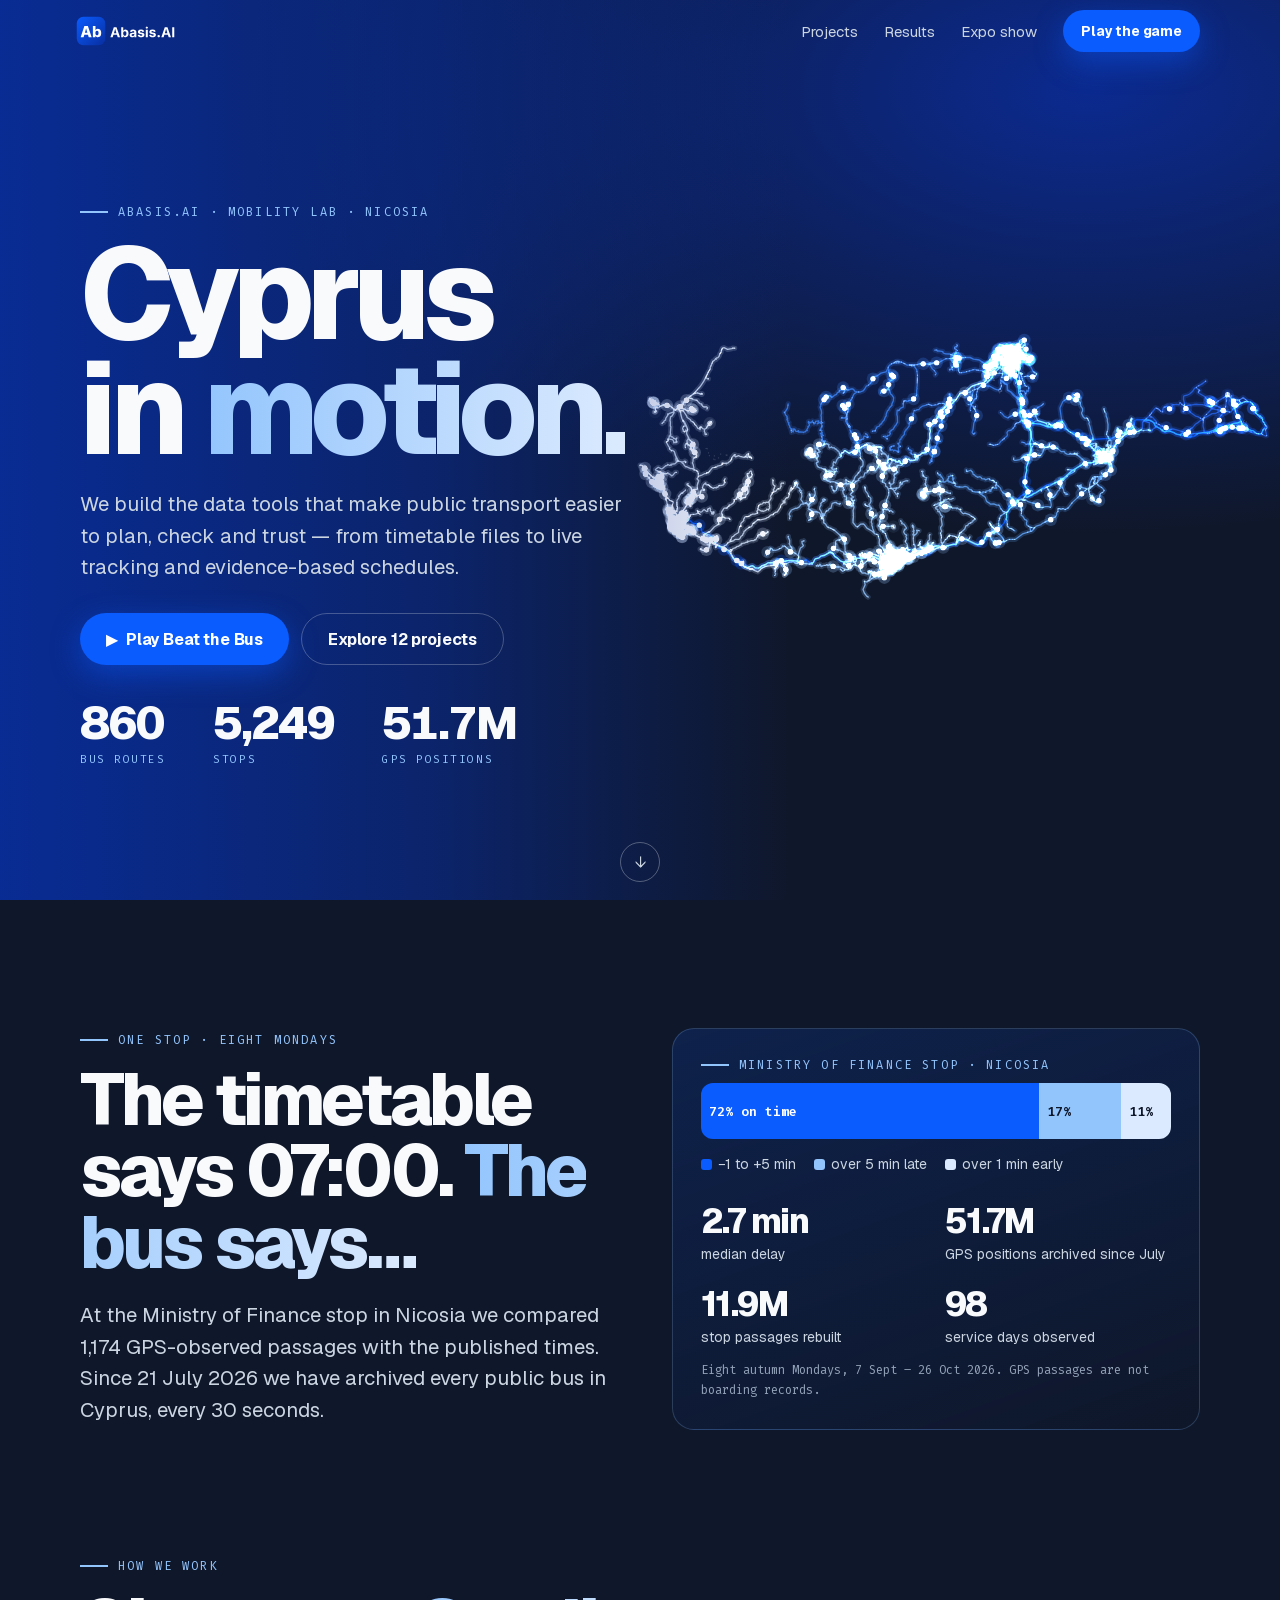
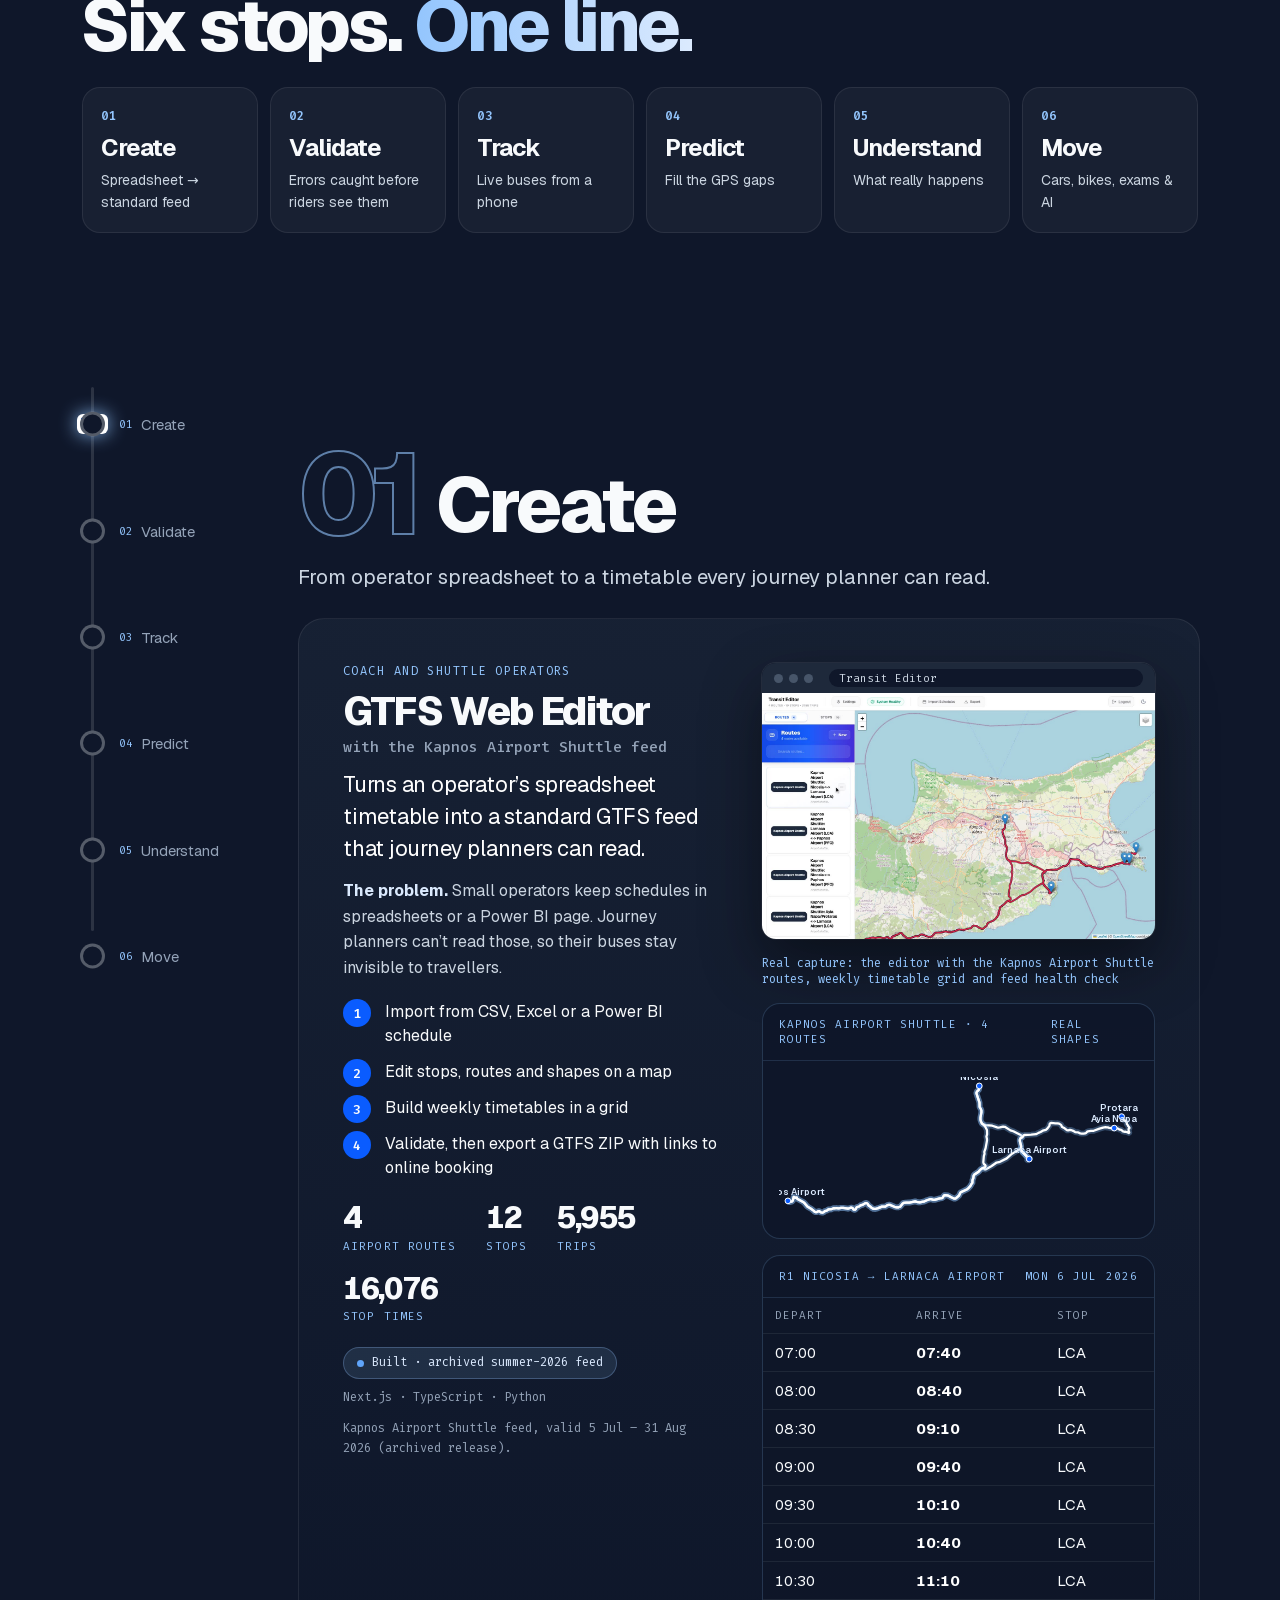
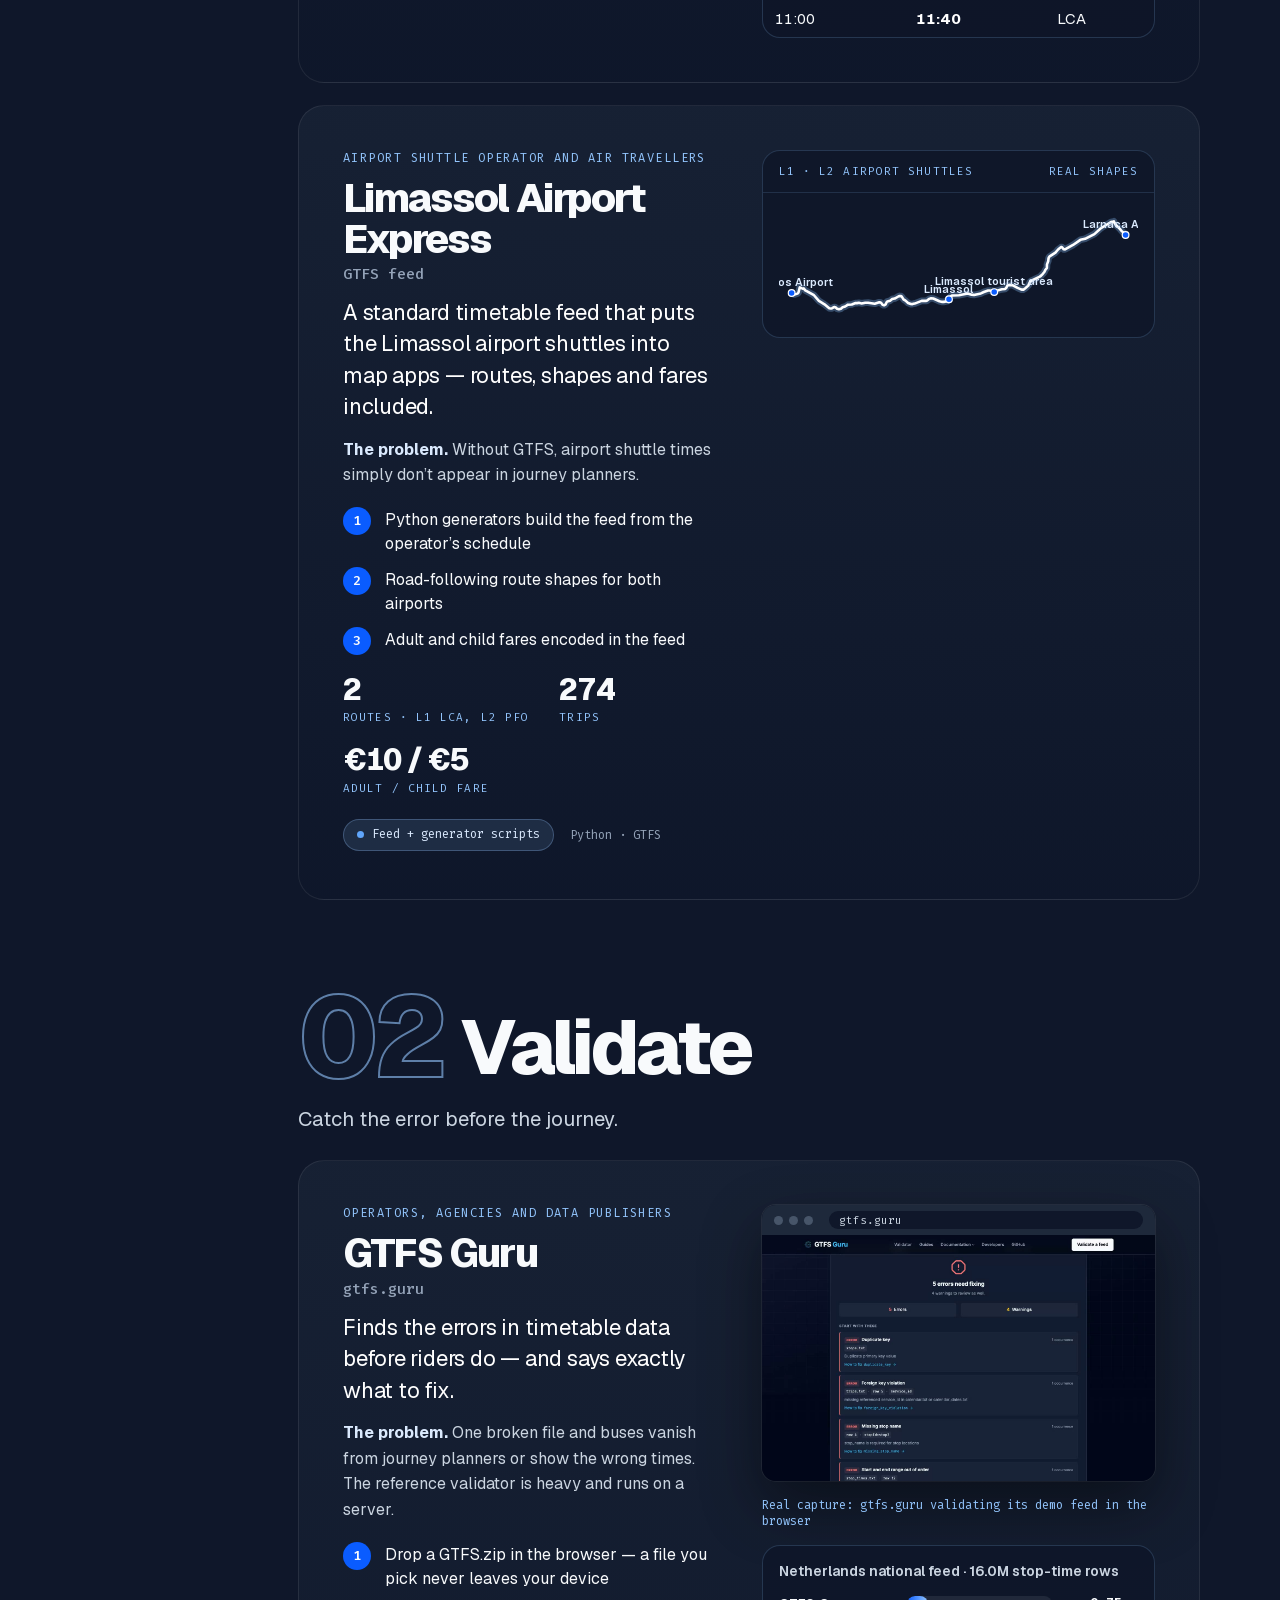
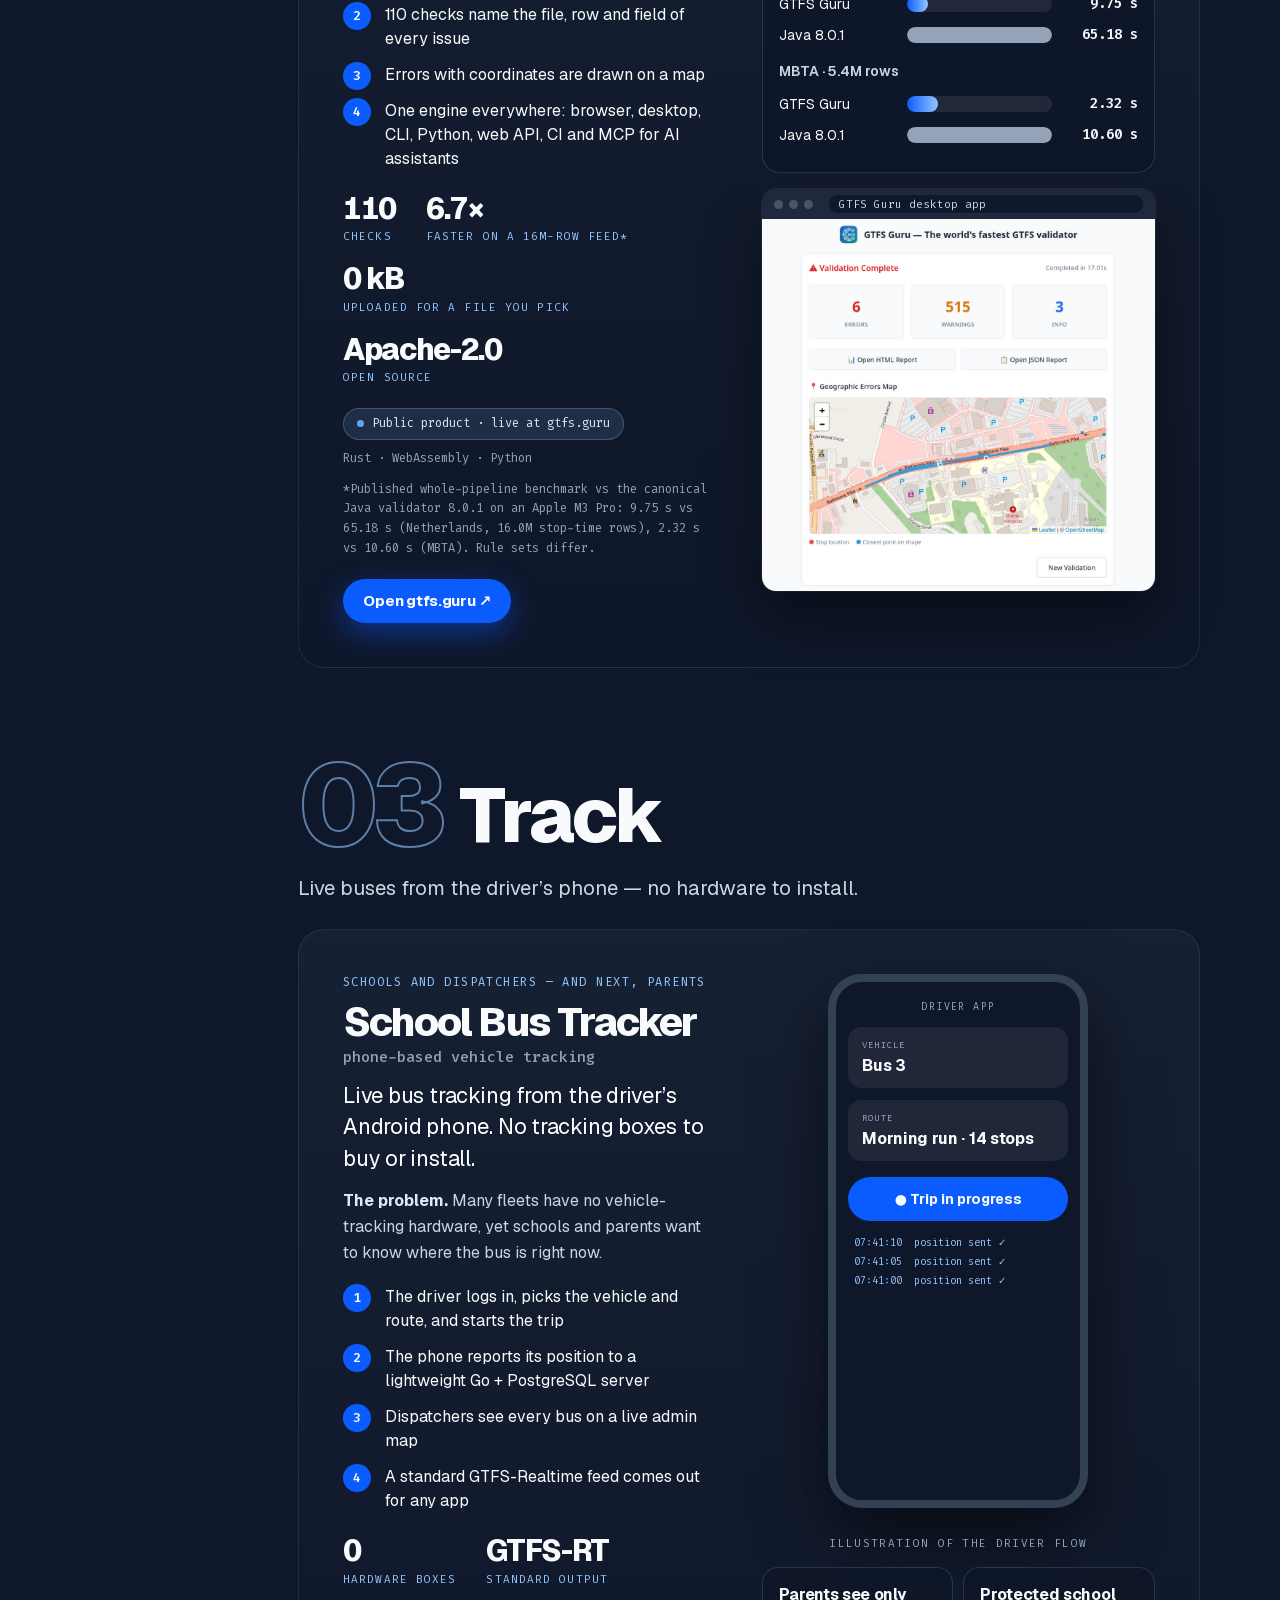
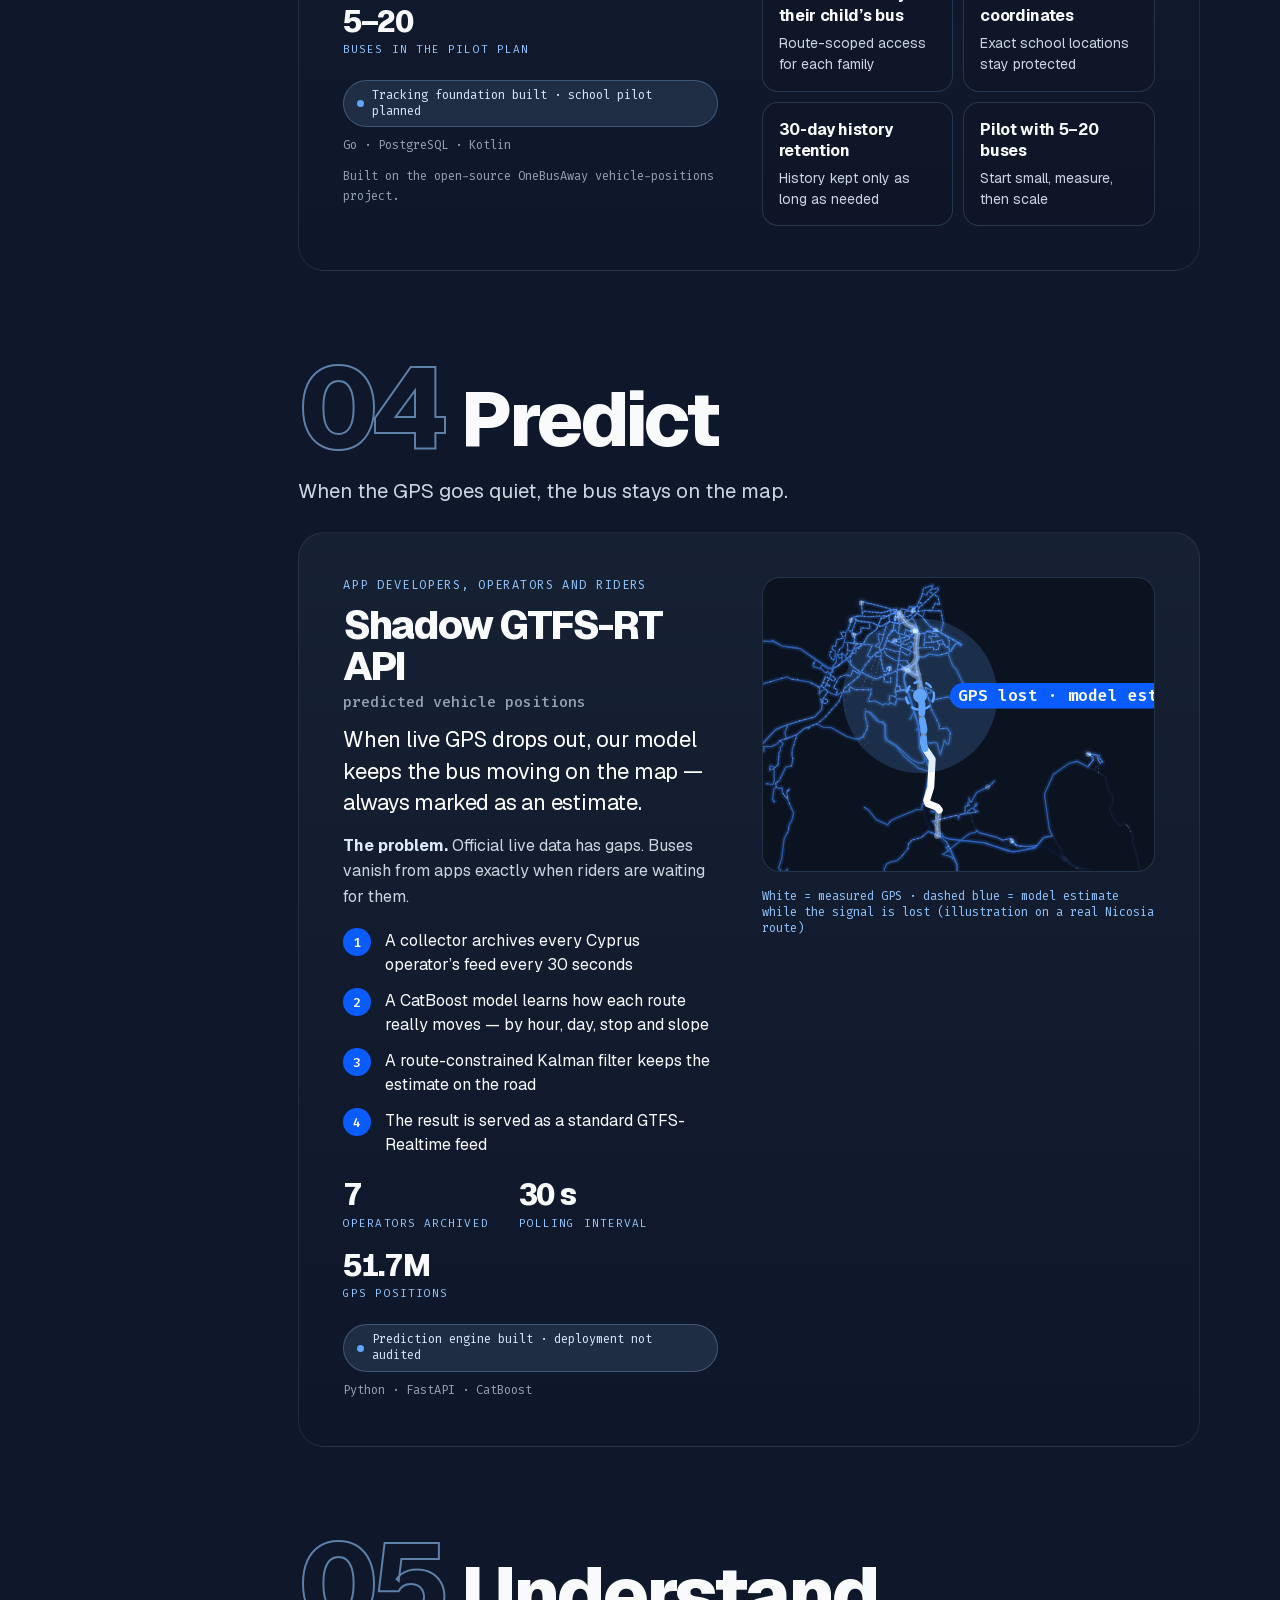
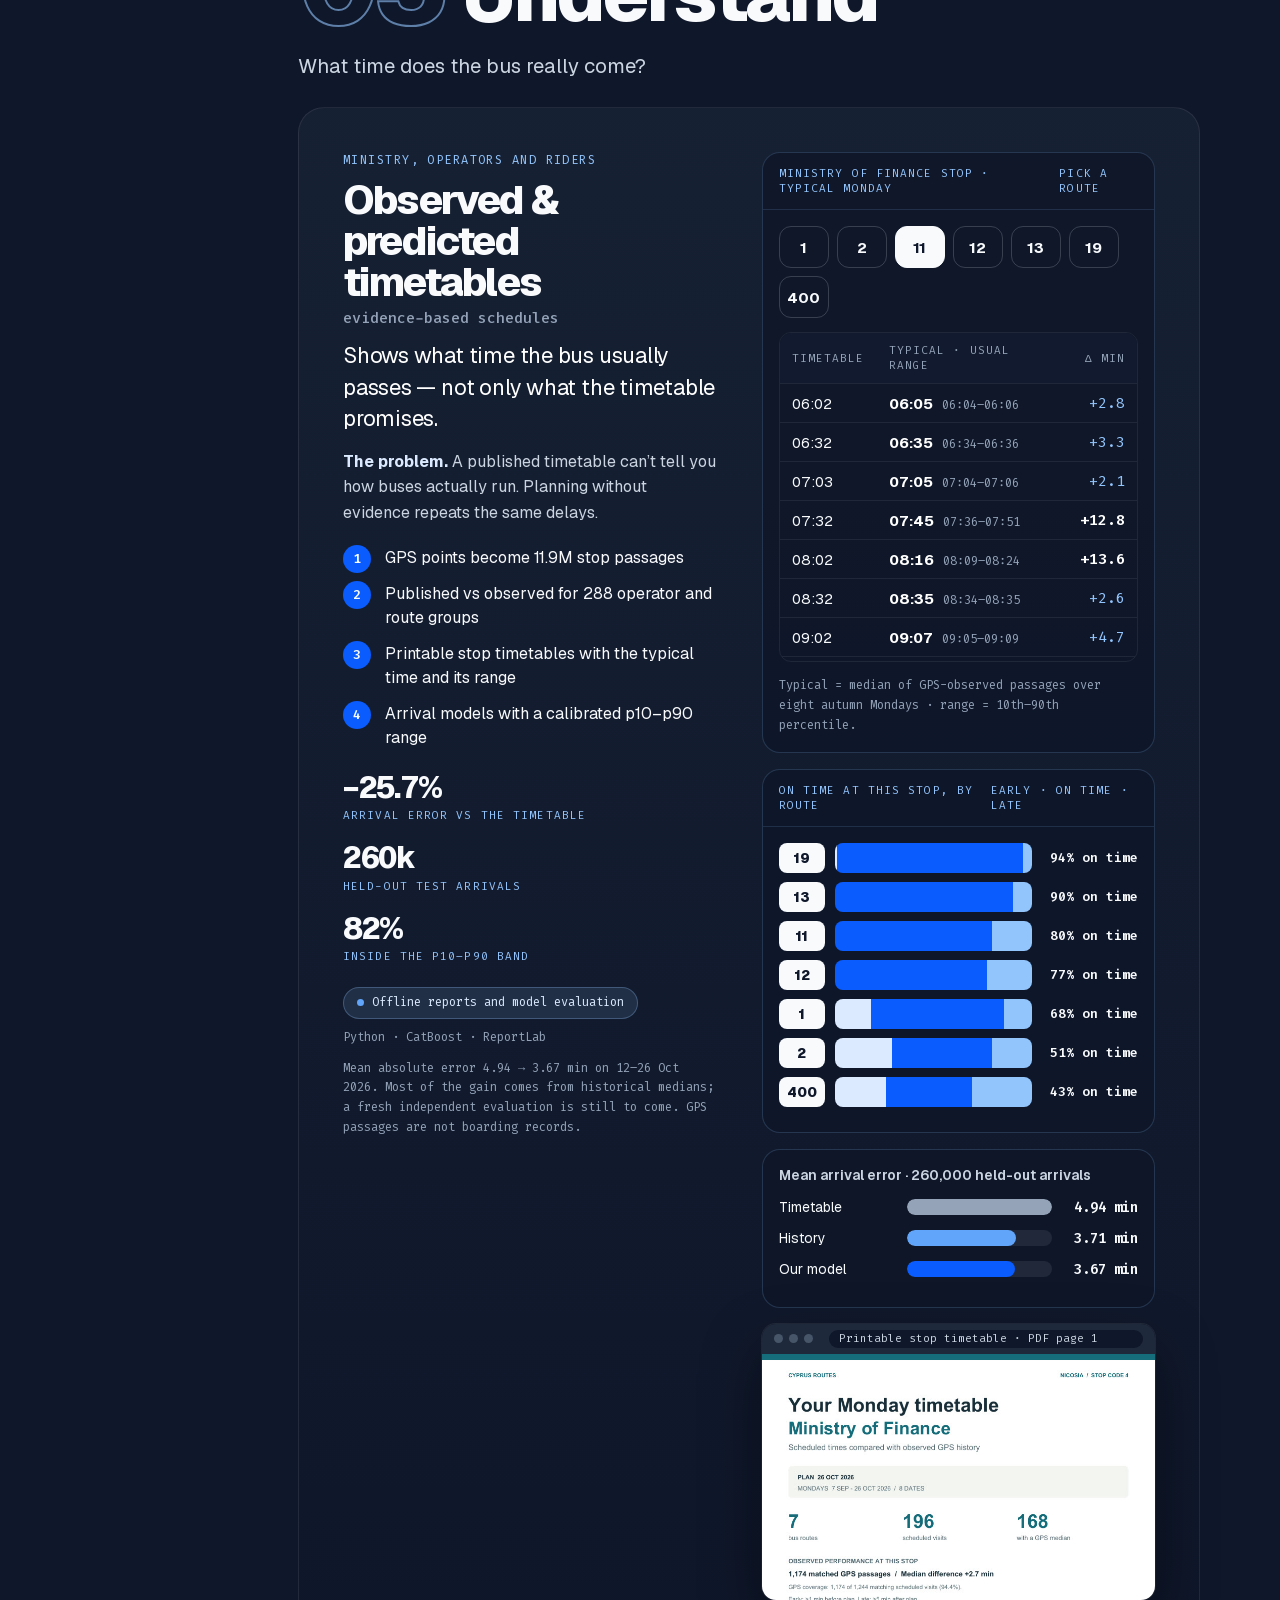
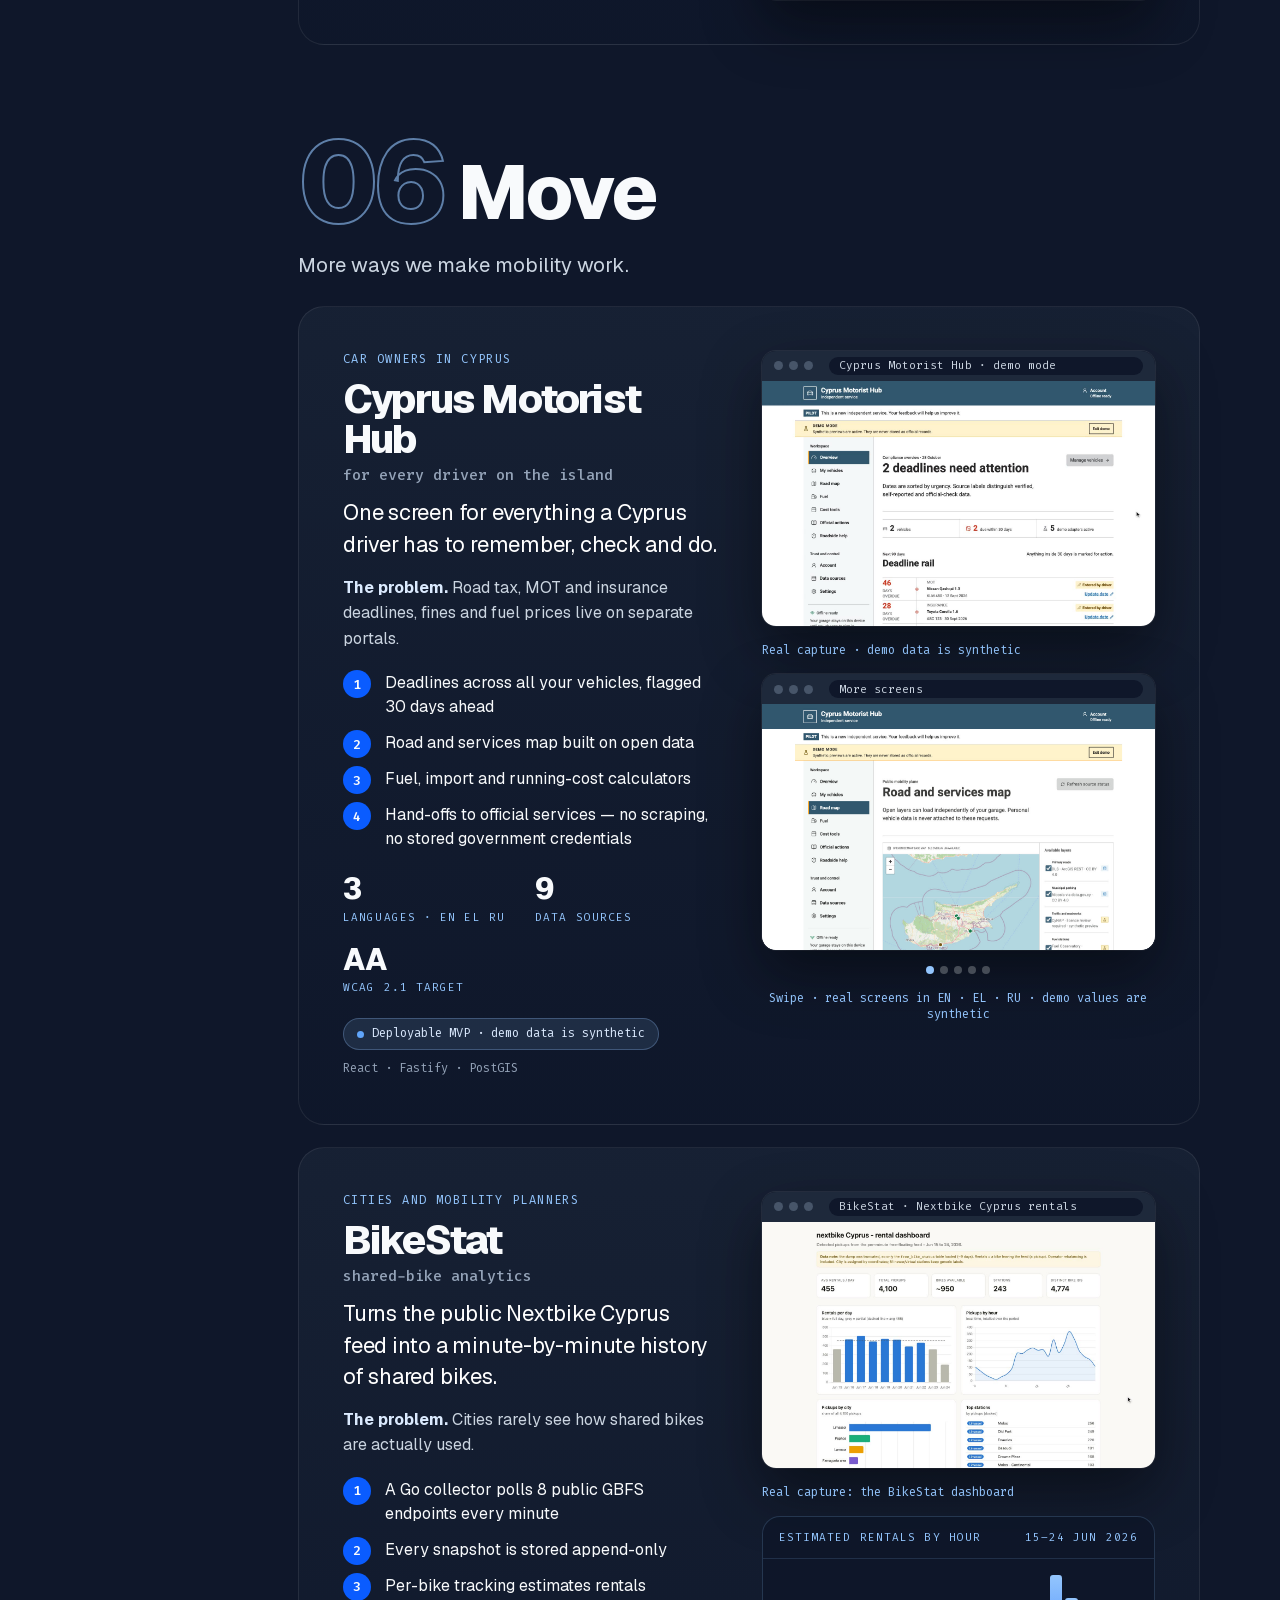
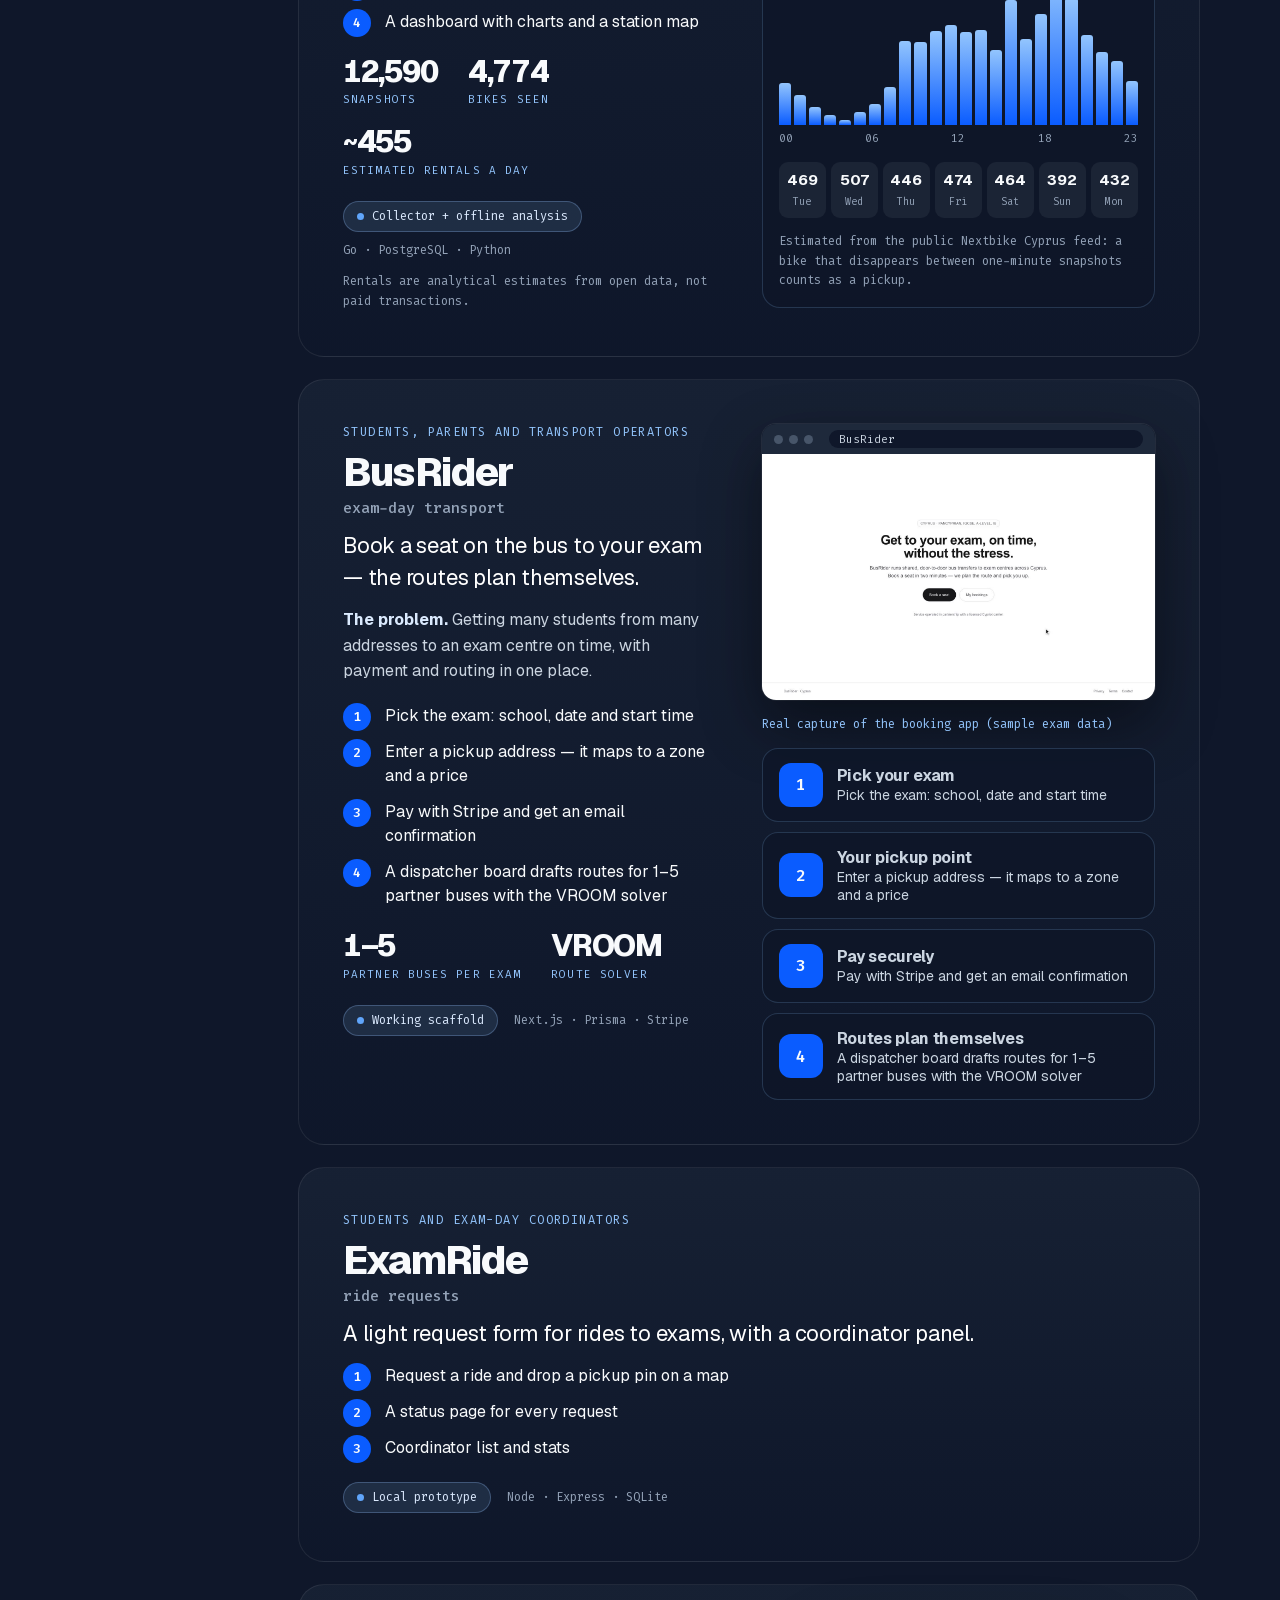
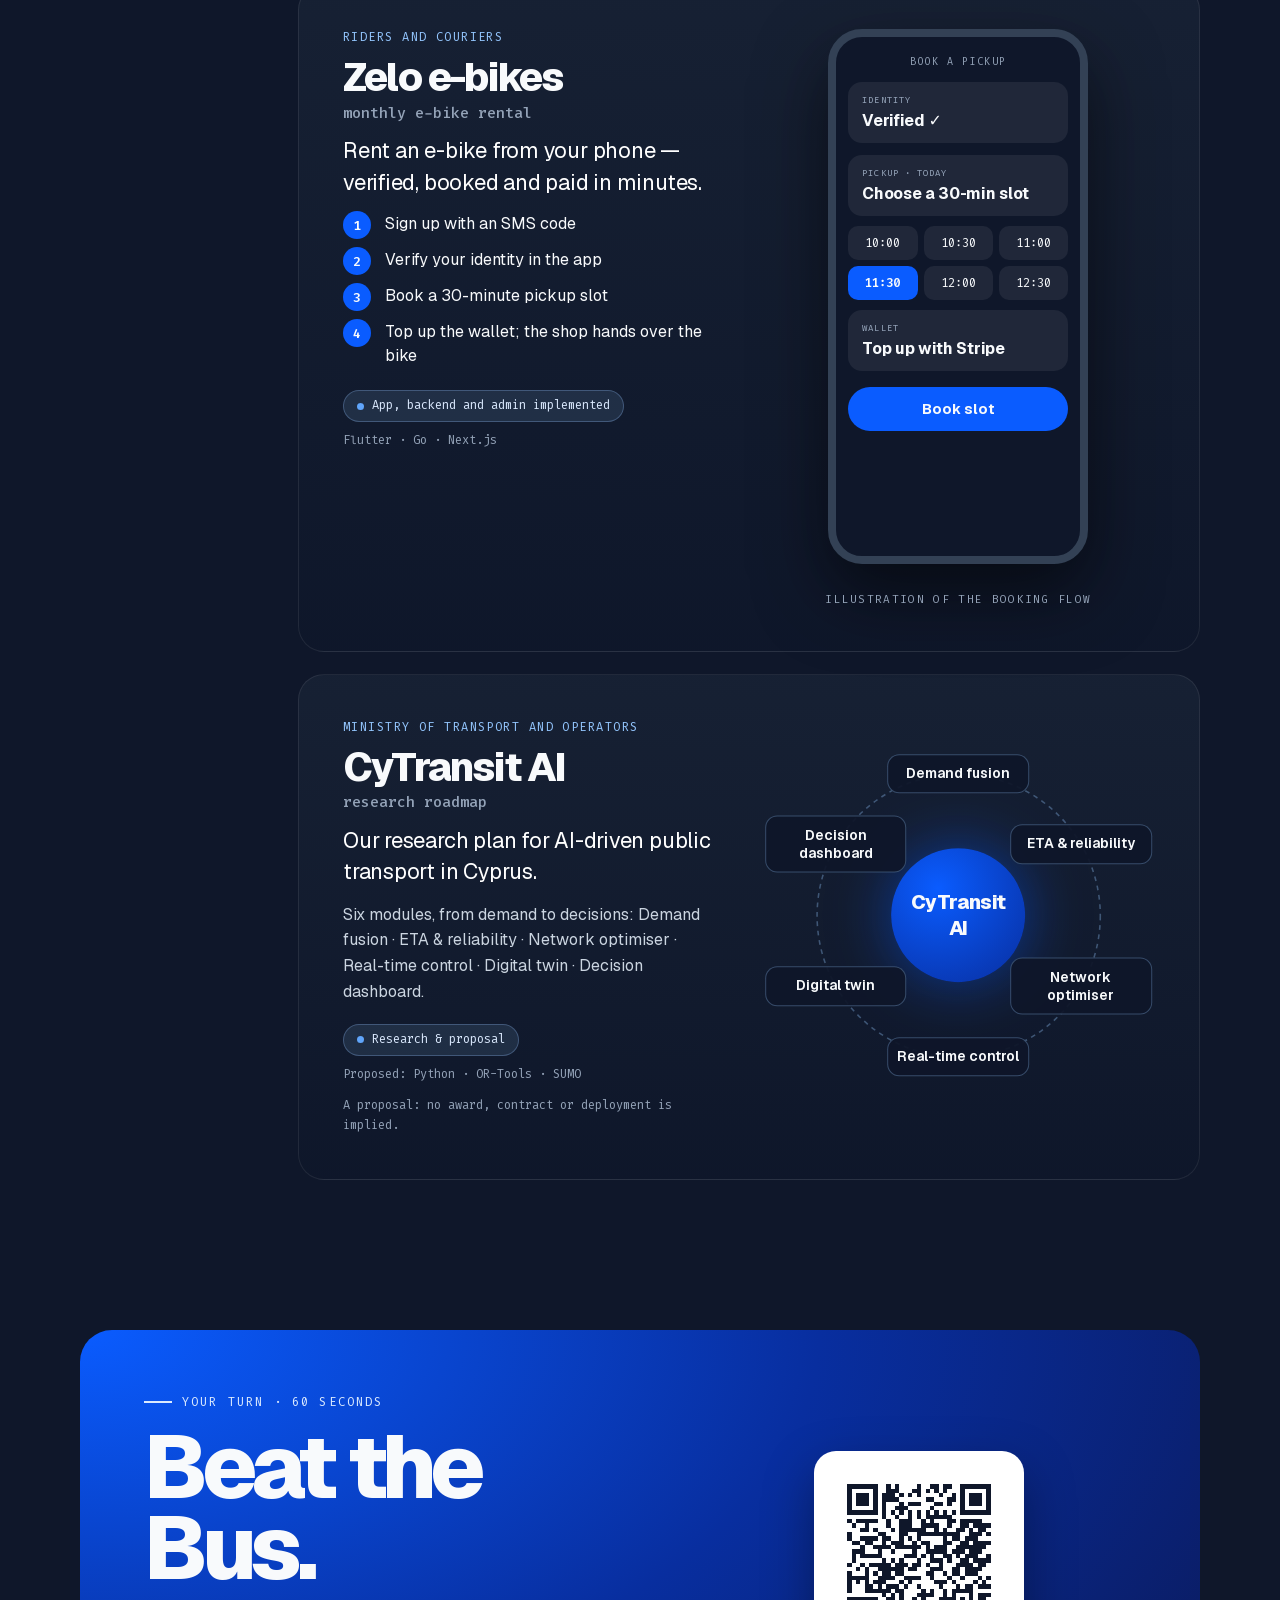
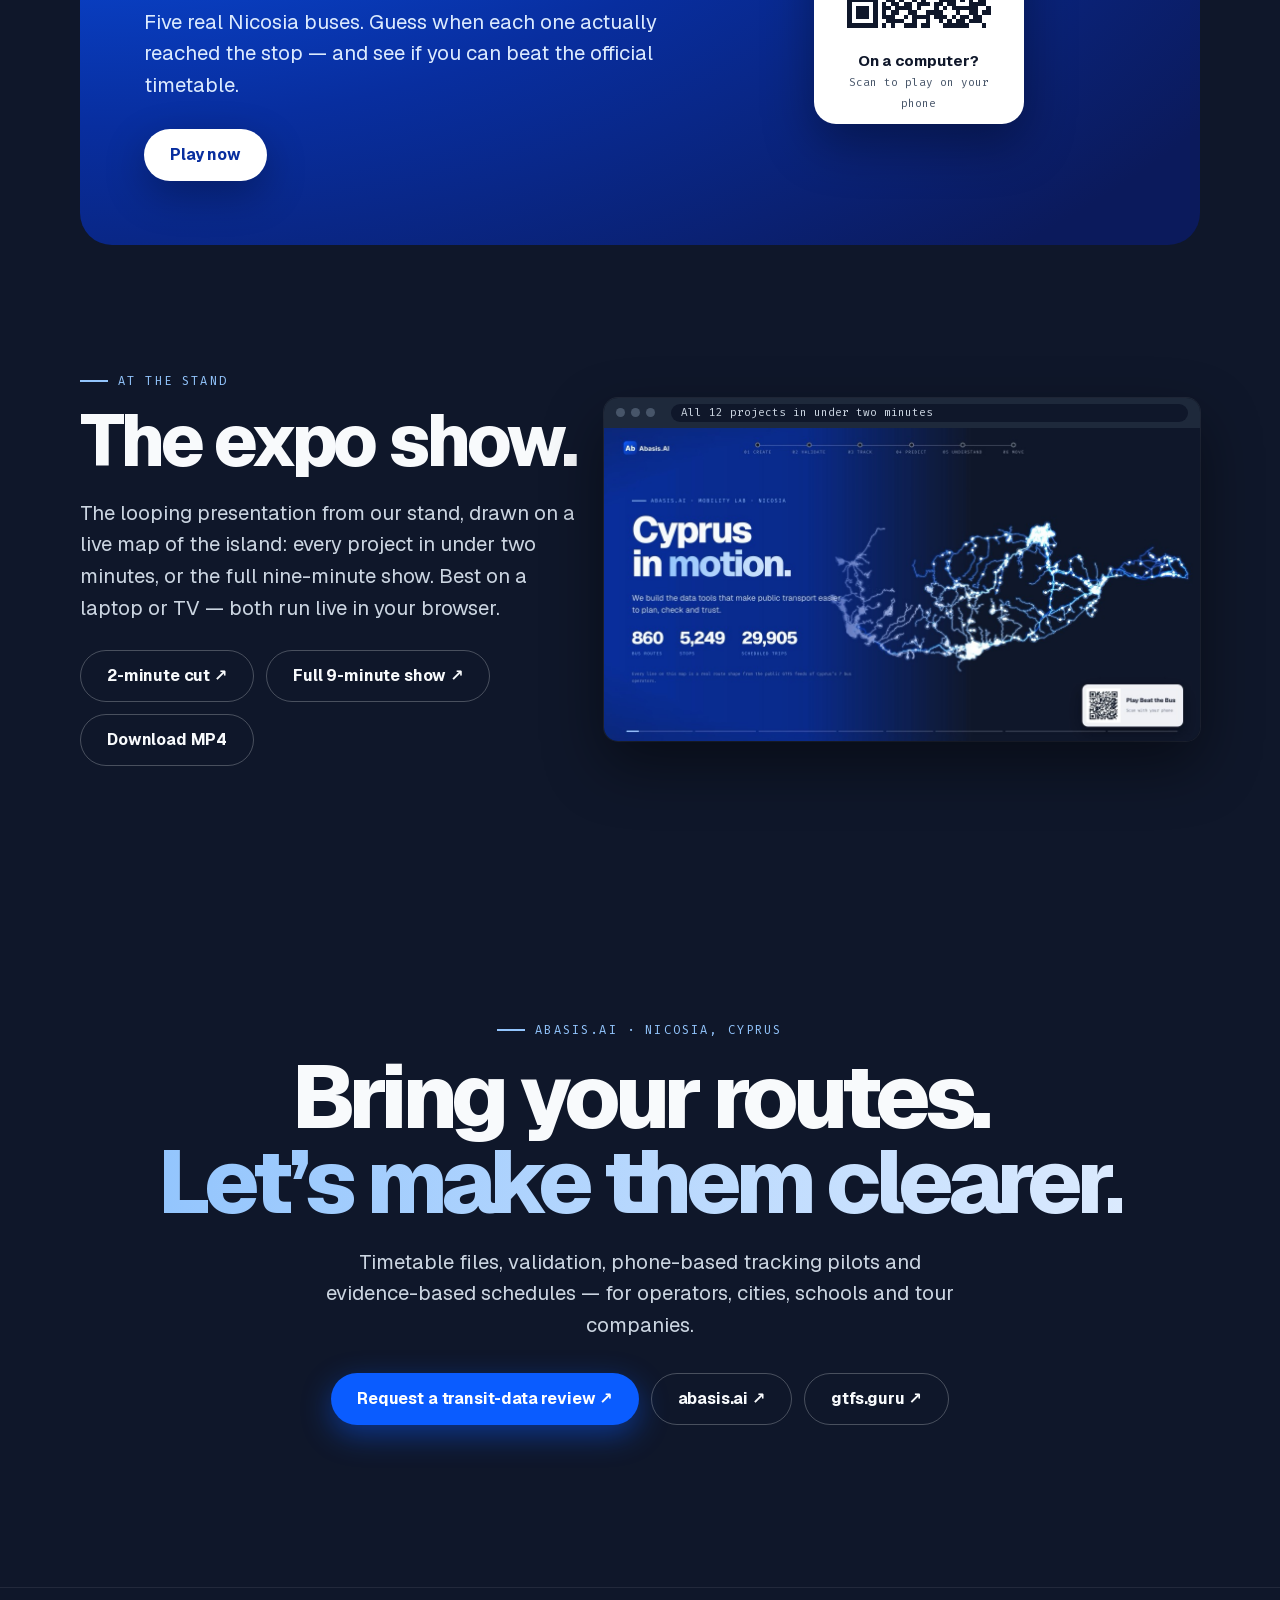
<file: index.html>
<!doctype html>
<html lang="en">
<head>
<meta charset="utf-8">
<meta name="viewport" content="width=device-width, initial-scale=1, viewport-fit=cover">
<title>Cyprus in Motion — Abasis.AI transport projects</title>
<meta name="description" content="Twelve Abasis.AI projects that make public transport in Cyprus easier to plan, check and trust: GTFS creation and validation, phone-based tracking, predicted positions, observed timetables and more.">
<meta name="theme-color" content="#0F172A">
<meta property="og:type" content="website">
<meta property="og:title" content="Cyprus in Motion — Abasis.AI">
<meta property="og:description" content="Better data. Better journeys. Twelve transport projects built in Cyprus — and a game: can you beat the bus timetable?">
<meta property="og:url" content="https://abasis-ltd.github.io/cyprus-in-motion/">
<meta property="og:image" content="https://abasis-ltd.github.io/cyprus-in-motion/media/og.jpg">
<meta name="twitter:card" content="summary_large_image">
<link rel="icon" href="assets/abasis-icon.svg">
<link rel="stylesheet" href="expo.css">
<style>
  html { scroll-behavior: smooth; }
  html, body { height: auto; }
  body { overflow-x: hidden; }
  ::selection { background: var(--blue); color: #fff; }
  .wrap { max-width: 1200px; margin: 0 auto; padding: 0 20px; }
  @media (min-width: 900px) { .wrap { padding: 0 40px; } }
  h1, h2, h3 { margin: 0; letter-spacing: -.045em; }
  em { font-style: normal; background: linear-gradient(90deg, #93c5fd, #dbeafe); -webkit-background-clip: text; background-clip: text; color: transparent; }
  a { text-decoration: none; }
  .kicker { font-size: 12px; margin: 0 0 16px; display: flex; align-items: center; gap: 10px; }
  .kicker::before { content: ""; width: 28px; height: 2px; background: currentColor; }
  .lede { font-size: clamp(17px, 1.6vw, 21px); line-height: 1.55; color: var(--text-2); margin: 0; }
  .btn { display: inline-flex; align-items: center; justify-content: center; gap: 10px; min-height: 52px; padding: 0 26px; border-radius: 999px; font-weight: 700; font-size: 16px; letter-spacing: -.01em; transition: transform .15s, box-shadow .2s, background .2s; }
  .btn:active { transform: scale(.97); }
  .btn.primary { background: var(--blue); color: #fff; box-shadow: 0 10px 30px rgba(10,92,255,.45); }
  .btn.primary:hover { background: #2a6dff; box-shadow: 0 14px 40px rgba(10,92,255,.6); }
  .btn.ghost { color: var(--ink); border: 1.5px solid rgba(248,250,252,.25); }
  .btn.ghost:hover { border-color: var(--blue-soft); }
  .btn.small { min-height: 44px; padding: 0 20px; font-size: 15px; }
  .pill { display: inline-flex; align-items: center; gap: 8px; font-family: var(--mono); font-size: 12px; padding: 7px 13px; border-radius: 99px; background: rgba(147,197,253,.12); color: var(--blue-pale); border: 1px solid rgba(147,197,253,.28); line-height: 1.3; }
  .pill::before { content: ""; flex: none; width: 7px; height: 7px; border-radius: 50%; background: var(--blue-mid); }
  .fine { font-family: var(--mono); font-size: 12px; line-height: 1.65; color: var(--muted); margin: 14px 0 0; }
  .rv { opacity: 0; transform: translateY(26px); transition: opacity .8s cubic-bezier(.2,.7,.2,1), transform .8s cubic-bezier(.2,.7,.2,1); }
  .rv.in { opacity: 1; transform: none; }
  @media (prefers-reduced-motion: reduce) { .rv { opacity: 1; transform: none; transition: none; } html { scroll-behavior: auto; } }

  /* nav */
  .nav { position: fixed; top: 0; left: 0; right: 0; z-index: 30; padding: 10px 0; padding-top: max(10px, env(safe-area-inset-top)); transition: background .3s, backdrop-filter .3s; }
  .nav.solid { background: rgba(15,23,42,.82); backdrop-filter: blur(14px); -webkit-backdrop-filter: blur(14px); border-bottom: 1px solid rgba(248,250,252,.06); }
  .nav .wrap { display: flex; align-items: center; justify-content: space-between; gap: 16px; }
  .nav img { height: 38px; margin-left: -8px; display: block; }
  .nav nav { display: flex; align-items: center; gap: 26px; font-size: 15px; color: var(--text-2); }
  .nav nav a:hover { color: #fff; }
  .nav nav .hide-m { display: none; }
  @media (min-width: 860px) { .nav nav .hide-m { display: inline; } }
  .nav .btn { min-height: 42px; padding: 0 18px; font-size: 14px; }

  /* hero */
  .hero { position: relative; min-height: 100svh; display: flex; align-items: flex-end; overflow: hidden; background: radial-gradient(120% 90% at 85% 10%, #0b2a8f 0%, var(--night) 55%); }
  #hero-map { position: absolute; inset: 0; width: 100%; height: 100%; }
  .hero::after { content: ""; position: absolute; inset: 0; pointer-events: none; background: linear-gradient(180deg, rgba(15,23,42,0) 35%, rgba(15,23,42,.85) 78%, var(--night) 100%); }
  @media (min-width: 900px) { .hero { align-items: center; } .hero::after { background: linear-gradient(90deg, rgba(8,46,159,.9) 0%, rgba(8,46,159,.55) 34%, rgba(15,23,42,0) 62%), linear-gradient(180deg, transparent 75%, var(--night) 100%); } }
  .hero-in { position: relative; z-index: 2; padding-bottom: 48px; padding-top: 120px; width: 100%; }
  .hero-in > * { max-width: 620px; }
  .hero h1 { font-size: clamp(60px, 13vw, 128px); line-height: .9; letter-spacing: -.06em; font-weight: 800; margin-bottom: 22px; }
  .hero .lede { max-width: 560px; margin-bottom: 30px; }
  .cta-row { display: flex; flex-wrap: wrap; gap: 12px; margin-bottom: 34px; }
  .hero-stats { display: flex; gap: clamp(22px, 4vw, 48px); flex-wrap: wrap; }
  .hero-stats b { display: block; font-size: clamp(30px, 4vw, 46px); font-weight: 800; letter-spacing: -.045em; font-variant-numeric: tabular-nums; line-height: 1.05; }
  .hero-stats span { font-family: var(--mono); font-size: 11px; letter-spacing: .14em; text-transform: uppercase; color: var(--blue-soft); }
  .scroll-cue { position: absolute; z-index: 3; left: 50%; bottom: 18px; transform: translateX(-50%); width: 40px; height: 40px; border-radius: 50%; border: 1.5px solid rgba(248,250,252,.3); display: none; place-items: center; color: var(--text-2); animation: bob 2s infinite; }
  @media (min-width: 900px) { .scroll-cue { display: grid; } }
  @keyframes bob { 50% { transform: translate(-50%, 6px); } }

  section { position: relative; }
  .band { padding: clamp(72px, 10vw, 130px) 0; }
  .two { display: grid; gap: 40px; align-items: center; }
  @media (min-width: 900px) { .two { grid-template-columns: 1fr 1fr; gap: 64px; } }
  h2.big { font-size: clamp(38px, 5.6vw, 72px); line-height: 1; font-weight: 800; margin-bottom: 20px; }

  /* truth */
  .truth-card { padding: 28px; border-radius: 22px; background: linear-gradient(160deg, rgba(10,92,255,.16), rgba(15,23,42,.6)); border: 1px solid rgba(147,197,253,.22); }
  .split { display: flex; height: 56px; border-radius: 12px; overflow: hidden; margin: 6px 0 16px; }
  .split div { display: flex; align-items: center; padding: 0 8px; font-family: var(--mono); font-size: 13px; font-weight: 600; white-space: nowrap; overflow: hidden; width: 0; transition: width 1.4s cubic-bezier(.2,.7,.2,1); }
  .legend { display: flex; gap: 18px; flex-wrap: wrap; font-size: 14px; color: var(--text-2); }
  .legend i { display: inline-block; width: 11px; height: 11px; border-radius: 3px; margin-right: 6px; vertical-align: -1px; }
  .big-facts { display: grid; grid-template-columns: repeat(2, 1fr); gap: 18px; margin-top: 26px; }
  .big-facts b { display: block; font-size: 34px; font-weight: 800; letter-spacing: -.045em; }
  .big-facts span { font-size: 14px; color: var(--text-2); }

  /* the line overview */
  .line-strip { display: grid; grid-auto-flow: column; grid-auto-columns: minmax(170px, 1fr); gap: 12px; overflow-x: auto; padding: 6px 2px 18px; scroll-snap-type: x mandatory; -webkit-overflow-scrolling: touch; }
  .line-strip a { scroll-snap-align: start; position: relative; padding: 20px 18px 20px; border-radius: 18px; background: rgba(248,250,252,.04); border: 1px solid rgba(248,250,252,.08); transition: border-color .2s, transform .2s; }
  .line-strip a:hover { border-color: var(--blue-soft); transform: translateY(-3px); }
  .line-strip b { display: block; font-family: var(--mono); font-size: 12px; color: var(--blue-soft); letter-spacing: .12em; margin-bottom: 8px; }
  .line-strip strong { display: block; font-size: 24px; letter-spacing: -.04em; margin-bottom: 6px; }
  .line-strip span { font-size: 14px; color: var(--text-2); line-height: 1.4; }

  /* chapters + projects */
  .rail-layout { display: block; }
  @media (min-width: 1100px) { .rail-layout { display: grid; grid-template-columns: 170px 1fr; gap: 48px; } }
  .rail { display: none; }
  @media (min-width: 1100px) { .rail { display: block; position: sticky; top: 110px; height: calc(100vh - 160px); max-height: 560px; } }
  .rail .track { position: absolute; left: 11px; top: 8px; bottom: 8px; width: 3px; border-radius: 3px; background: rgba(248,250,252,.12); }
  .rail .fill { position: absolute; left: 11px; top: 8px; width: 3px; border-radius: 3px; background: linear-gradient(180deg, var(--blue), var(--blue-soft)); height: 0; }
  .rail a { position: absolute; left: 0; display: flex; align-items: center; gap: 14px; transform: translateY(-50%); color: var(--muted); font-size: 15px; transition: color .2s; }
  .rail a i { width: 25px; height: 25px; border-radius: 50%; background: var(--night); border: 3px solid rgba(248,250,252,.3); flex: none; transition: all .25s; }
  .rail a.on { color: #fff; } .rail a.on i { background: var(--blue); border-color: var(--blue-soft); box-shadow: 0 0 0 6px rgba(10,92,255,.25); }
  .rail a span { font-family: var(--mono); font-size: 11px; color: var(--blue-soft); margin-right: -6px; }
  .rail .bus { position: absolute; left: -3px; width: 31px; height: 20px; border-radius: 6px; background: #fff; box-shadow: 0 0 18px rgba(147,197,253,.9); transform: translateY(-50%); }
  .rail .bus::before { content: ""; position: absolute; left: 4px; right: 4px; top: 4px; height: 7px; background: repeating-linear-gradient(90deg, var(--blue) 0 5px, transparent 5px 8px); }

  .chapter { padding-top: 40px; scroll-margin-top: 70px; }
  .ch-head { display: flex; align-items: flex-end; gap: 18px; margin: 30px 0 28px; flex-wrap: wrap; }
  .ch-head .n { font-weight: 800; font-size: clamp(64px, 9vw, 120px); line-height: .78; letter-spacing: -.06em; color: transparent; -webkit-text-stroke: 2px rgba(147,197,253,.6); }
  .ch-head h2 { font-size: clamp(40px, 6vw, 76px); font-weight: 800; line-height: .9; }
  .ch-head p { flex-basis: 100%; font-size: clamp(17px, 1.6vw, 21px); color: var(--text-2); margin: 6px 0 0; }

  .proj { display: grid; gap: 28px; padding: 30px 22px; border-radius: 26px; margin-bottom: 22px; background: linear-gradient(180deg, rgba(30,41,59,.55), rgba(15,23,42,.55)); border: 1px solid rgba(248,250,252,.08); scroll-margin-top: 80px; }
  @media (min-width: 900px) { .proj { grid-template-columns: 1fr 1.05fr; gap: 44px; padding: 44px; align-items: start; } .proj.text-only { grid-template-columns: 1fr; } }
  .proj .who { font-family: var(--mono); font-size: 12px; letter-spacing: .12em; text-transform: uppercase; color: var(--blue-soft); margin: 0 0 12px; }
  .proj h3 { font-size: clamp(28px, 3.2vw, 40px); font-weight: 800; line-height: 1.02; margin-bottom: 14px; }
  .proj h3 span { display: block; font-size: 15px; font-weight: 500; letter-spacing: 0; color: var(--muted); margin-top: 8px; font-family: var(--mono); }
  .proj .one { font-size: clamp(18px, 1.7vw, 22px); line-height: 1.45; margin: 0 0 14px; color: #fff; letter-spacing: -.01em; }
  .proj .problem { font-size: 16px; line-height: 1.6; color: var(--text-2); margin: 0 0 20px; }
  .proj .problem b { color: var(--blue-pale); }
  .steps { list-style: none; padding: 0; margin: 0 0 22px; counter-reset: s; }
  .steps li { position: relative; padding-left: 42px; margin-bottom: 12px; font-size: 16px; line-height: 1.5; }
  .steps li::before { counter-increment: s; content: counter(s); position: absolute; left: 0; top: -1px; width: 28px; height: 28px; border-radius: 50%; background: var(--blue); display: grid; place-items: center; font-family: var(--mono); font-size: 13px; font-weight: 600; }
  .nums { display: flex; flex-wrap: wrap; gap: 18px 30px; margin: 0 0 22px; }
  .nums b { display: block; font-size: 30px; font-weight: 800; letter-spacing: -.045em; line-height: 1.05; font-variant-numeric: tabular-nums; }
  .nums span { font-family: var(--mono); font-size: 11px; letter-spacing: .1em; text-transform: uppercase; color: var(--blue-soft); }
  .meta { display: flex; flex-wrap: wrap; gap: 10px 16px; align-items: center; margin-bottom: 4px; }
  .meta .stack { font-family: var(--mono); font-size: 12px; color: var(--muted); }
  .proj .actions { margin-top: 20px; display: flex; flex-wrap: wrap; gap: 10px; }

  /* media */
  .media { display: grid; gap: 16px; min-width: 0; }
  .frame { border-radius: 14px; overflow: hidden; background: #0b1220; box-shadow: 0 24px 60px rgba(0,0,0,.45), 0 0 0 1px rgba(255,255,255,.08); }
  .frame .bar { height: 30px; display: flex; align-items: center; gap: 6px; padding: 0 12px; background: #1e293b; }
  .frame .bar i { width: 9px; height: 9px; border-radius: 50%; background: #475569; }
  .frame .bar span { margin-left: 10px; flex: 1; height: 18px; border-radius: 9px; background: #0f172a; font-family: var(--mono); font-size: 11px; color: var(--text-2); display: flex; align-items: center; padding-left: 10px; overflow: hidden; white-space: nowrap; }
  .frame video, .frame img { display: block; width: 100%; height: auto; }
  .cap { font-family: var(--mono); font-size: 12px; color: var(--blue-soft); }
  .panel { border-radius: 18px; background: rgba(15,23,42,.85); border: 1px solid rgba(147,197,253,.18); overflow: hidden; }
  .panel .hd { display: flex; justify-content: space-between; gap: 12px; font-family: var(--mono); font-size: 11px; letter-spacing: .1em; text-transform: uppercase; color: var(--blue-soft); padding: 13px 16px; border-bottom: 1px solid rgba(147,197,253,.14); }
  .panel .bd { padding: 16px; }
  .mini-map svg { display: block; width: 100%; height: auto; }
  table.t { width: 100%; border-collapse: collapse; font-variant-numeric: tabular-nums; }
  table.t th { text-align: left; font-family: var(--mono); font-weight: 400; font-size: 11px; letter-spacing: .1em; text-transform: uppercase; color: var(--muted); padding: 10px 12px; }
  table.t td { padding: 9px 12px; border-top: 1px solid rgba(248,250,252,.07); font-size: 15px; }
  table.t td.hl { font-weight: 700; color: #fff; }
  table.t td.d { font-family: var(--mono); color: var(--blue-soft); }
  table.t td.d.big { color: #fff; font-weight: 600; }
  table.t .rng { font-weight: 400; font-family: var(--mono); font-size: 12px; color: var(--muted); margin-left: 6px; white-space: nowrap; }
  .race .lane { display: grid; grid-template-columns: 116px 1fr 74px; gap: 12px; align-items: center; margin-bottom: 12px; font-size: 14px; }
  .race .tr { height: 16px; border-radius: 99px; background: rgba(248,250,252,.08); overflow: hidden; }
  .race .tr div { height: 100%; width: 0; border-radius: 99px; transition: width 1.6s cubic-bezier(.2,.7,.2,1); }
  .race b { font-family: var(--mono); font-size: 14px; text-align: right; }
  .race h4 { margin: 0 0 14px; font-size: 14px; font-weight: 600; color: var(--text-2); }
  .phone { width: 260px; max-width: 78%; aspect-ratio: 9 / 18.5; margin: 0 auto; border-radius: 34px; border: 8px solid #334155; background: var(--night); box-shadow: 0 30px 70px rgba(0,0,0,.55); overflow: hidden; display: flex; flex-direction: column; }
  .phone .top { padding: 18px 0 8px; text-align: center; font-family: var(--mono); font-size: 10px; letter-spacing: .14em; color: var(--muted); }
  .phone .card { margin: 6px 12px; padding: 12px 14px; border-radius: 14px; background: rgba(248,250,252,.07); }
  .phone .card small { display: block; font-family: var(--mono); font-size: 9px; letter-spacing: .12em; text-transform: uppercase; color: var(--muted); margin-bottom: 4px; }
  .phone .card b { font-size: 16px; letter-spacing: -.02em; }
  .phone .go { margin: 10px 12px; padding: 13px 0; border-radius: 99px; background: var(--blue); text-align: center; font-weight: 700; font-size: 14px; }
  .phone .log { font-family: var(--mono); font-size: 10px; line-height: 1.9; color: var(--blue-soft); padding: 2px 18px; white-space: pre; }
  .phone .slots { display: grid; grid-template-columns: repeat(3, 1fr); gap: 6px; margin: 4px 12px; }
  .phone .slots span { text-align: center; padding: 9px 0; border-radius: 10px; background: rgba(248,250,252,.07); font-family: var(--mono); font-size: 12px; }
  .phone .slots span.on { background: var(--blue); font-weight: 600; }
  .illus { text-align: center; font-family: var(--mono); font-size: 11px; letter-spacing: .12em; color: var(--muted); margin-top: 12px; }
  .grid2 { display: grid; grid-template-columns: 1fr 1fr; gap: 10px; }
  .feat { padding: 16px; border-radius: 16px; background: rgba(15,23,42,.85); border: 1px solid rgba(147,197,253,.18); }
  .feat b { display: block; font-size: 16px; letter-spacing: -.02em; margin-bottom: 6px; }
  .feat span { font-size: 14px; color: var(--text-2); line-height: 1.45; }
  #ghost { display: block; width: 100%; aspect-ratio: 4 / 3; border-radius: 18px; background: #0b1220; border: 1px solid rgba(147,197,253,.18); }
  .chips { display: flex; flex-wrap: wrap; gap: 8px; }
  .chips button { font: inherit; font-size: 15px; font-weight: 700; min-width: 50px; height: 42px; border-radius: 12px; border: 1.5px solid rgba(248,250,252,.18); background: transparent; color: var(--ink); cursor: pointer; }
  .chips button.on { background: var(--ink); color: var(--on-light); border-color: var(--ink); }
  .tt-scroll { max-height: 330px; overflow: auto; border-radius: 12px; border: 1px solid rgba(248,250,252,.07); }
  .tt-scroll thead th { position: sticky; top: 0; background: #111a2e; }
  .prow { display: grid; grid-template-columns: 46px 1fr 96px; gap: 10px; align-items: center; margin-bottom: 9px; }
  .prow .rn { height: 30px; border-radius: 8px; background: var(--ink); color: var(--on-light); font-weight: 800; display: grid; place-items: center; font-size: 14px; }
  .prow .pb { display: flex; height: 30px; border-radius: 8px; overflow: hidden; background: rgba(248,250,252,.06); }
  .prow .pb div { height: 100%; width: 0; transition: width 1.3s cubic-bezier(.2,.7,.2,1); }
  .prow b { font-family: var(--mono); font-size: 13px; text-align: right; }
  .hours { display: flex; align-items: flex-end; gap: 3px; height: 150px; }
  .hours div { flex: 1; border-radius: 3px 3px 0 0; background: linear-gradient(180deg, var(--blue-soft), var(--blue)); height: 0; transition: height 1s cubic-bezier(.2,.7,.2,1); }
  .axis { display: flex; justify-content: space-between; font-family: var(--mono); font-size: 11px; color: var(--muted); margin-top: 6px; }
  .days { display: grid; grid-template-columns: repeat(7, 1fr); gap: 5px; margin-top: 16px; }
  .days div { text-align: center; padding: 8px 0; border-radius: 9px; background: rgba(248,250,252,.06); }
  .days b { display: block; font-size: 15px; } .days span { font-family: var(--mono); font-size: 10px; color: var(--muted); }
  .carousel { display: grid; grid-auto-flow: column; grid-auto-columns: 100%; overflow-x: auto; scroll-snap-type: x mandatory; border-radius: 0 0 14px 14px; scrollbar-width: none; }
  .carousel::-webkit-scrollbar { display: none; }
  .carousel img { scroll-snap-align: start; width: 100%; aspect-ratio: 16 / 10; object-fit: cover; object-position: top; background: #fff; }
  .dots { display: flex; gap: 6px; justify-content: center; } .dots i { width: 8px; height: 8px; border-radius: 50%; background: rgba(248,250,252,.25); } .dots i.on { background: var(--blue-soft); }
  .flow { display: grid; gap: 10px; }
  .flow div { display: grid; grid-template-columns: 44px 1fr; gap: 14px; align-items: center; padding: 14px 16px; border-radius: 16px; background: rgba(15,23,42,.85); border: 1px solid rgba(147,197,253,.18); }
  .flow i { width: 44px; height: 44px; border-radius: 12px; background: var(--blue); display: grid; place-items: center; font-style: normal; font-family: var(--mono); font-weight: 600; }
  .flow b { display: block; font-size: 16px; letter-spacing: -.02em; } .flow span { font-size: 14px; color: var(--text-2); }
  .ring { position: relative; width: 100%; max-width: 420px; aspect-ratio: 1; margin: 0 auto; }
  .ring .core { position: absolute; left: 50%; top: 50%; transform: translate(-50%, -50%); width: 34%; aspect-ratio: 1; border-radius: 50%; background: radial-gradient(circle at 35% 30%, var(--blue), var(--blue-deep)); display: grid; place-items: center; text-align: center; font-weight: 800; font-size: clamp(14px, 2.4vw, 20px); letter-spacing: -.03em; box-shadow: 0 0 60px rgba(10,92,255,.5); }
  .ring .mod { position: absolute; transform: translate(-50%, -50%); width: 36%; padding: 10px 8px; border-radius: 12px; background: rgba(15,23,42,.94); border: 1px solid rgba(147,197,253,.3); text-align: center; font-size: clamp(12px, 1.7vw, 14px); font-weight: 600; line-height: 1.25; }
  .ring svg { position: absolute; inset: 0; }

  /* play + show + contact */
  .play-card { display: grid; gap: 36px; align-items: center; padding: clamp(28px, 5vw, 64px); border-radius: 32px; background: radial-gradient(120% 140% at 0% 0%, var(--blue) 0%, var(--blue-deep) 55%, #0b1a5c 100%); overflow: hidden; position: relative; }
  @media (min-width: 900px) { .play-card { grid-template-columns: 1.2fr 1fr; } }
  .play-card h2 { font-size: clamp(46px, 7vw, 96px); font-weight: 800; line-height: .9; letter-spacing: -.06em; margin-bottom: 18px; }
  .play-card .lede { color: #dbeafe; margin-bottom: 28px; max-width: 520px; }
  .play-card .btn.primary { background: #fff; color: var(--blue-deep); box-shadow: 0 14px 40px rgba(0,0,0,.3); }
  .play-side { display: flex; gap: 22px; align-items: center; justify-content: center; flex-wrap: wrap; }
  @media (max-width: 759px) { .qrbox { display: none !important; } }
  .qrbox { background: #fff; color: var(--on-light); border-radius: 22px; padding: 16px 16px 12px; text-align: center; width: 210px; box-shadow: 0 20px 50px rgba(0,0,0,.35); }
  .qrbox img { width: 100%; display: block; }
  .qrbox b { display: block; font-size: 15px; margin-top: 6px; } .qrbox span { font-family: var(--mono); font-size: 11px; color: #475569; }
  .show-card { display: grid; gap: 28px; align-items: center; }
  @media (min-width: 900px) { .show-card { grid-template-columns: 1fr 1.2fr; } }
  .show-card .frame img { aspect-ratio: 16 / 9; object-fit: cover; }
  .contact { text-align: center; }
  .contact h2 { font-size: clamp(42px, 7vw, 96px); line-height: .95; font-weight: 800; letter-spacing: -.06em; margin-bottom: 22px; }
  .contact .lede { max-width: 640px; margin: 0 auto 32px; }
  .contact .cta-row { justify-content: center; }
  footer.site { padding: 48px 0 calc(48px + env(safe-area-inset-bottom)); border-top: 1px solid rgba(248,250,252,.08); }
  footer.site .wrap { display: grid; gap: 22px; }
  @media (min-width: 900px) { footer.site .wrap { grid-template-columns: auto 1fr; align-items: start; gap: 60px; } }
  footer.site img { height: 40px; margin-left: -8px; }
  footer.site p { margin: 0 0 8px; font-size: 13px; line-height: 1.65; color: var(--muted); }
  footer.site a { color: var(--blue-soft); }
</style>
</head>
<body>
<header class="nav" id="nav">
  <div class="wrap">
    <a href="#top"><img src="assets/abasis-logo-white.svg" alt="Abasis.AI"></a>
    <nav>
      <a class="hide-m" href="#projects">Projects</a>
      <a class="hide-m" href="#understand">Results</a>
      <a class="hide-m" href="show/">Expo show</a>
      <a class="btn primary" href="play/">Play the game</a>
    </nav>
  </div>
</header>

<section class="hero" id="top">
  <canvas id="hero-map" aria-hidden="true"></canvas>
  <div class="wrap hero-in">
    <p class="kicker">Abasis.AI · Mobility Lab · Nicosia</p>
    <h1>Cyprus<br>in <em>motion.</em></h1>
    <p class="lede">We build the data tools that make public transport easier to plan, check and trust — from timetable files to live tracking and evidence-based schedules.</p>
    <div class="cta-row">
      <a class="btn primary" href="play/">▶&nbsp; Play Beat the Bus</a>
      <a class="btn ghost" href="#projects">Explore 12 projects</a>
    </div>
    <div class="hero-stats">
      <div><b data-count="860">860</b><span>bus routes</span></div>
      <div><b data-count="5249">5,249</b><span>stops</span></div>
      <div><b>51.7M</b><span>GPS positions</span></div>
    </div>
  </div>
  <a class="scroll-cue" href="#truth" aria-label="Scroll down">↓</a>
</section>

<section class="band" id="truth">
  <div class="wrap two">
    <div class="rv">
      <p class="kicker">One stop · eight Mondays</p>
      <h2 class="big">The timetable says 07:00. <em>The bus says…</em></h2>
      <p class="lede">At the Ministry of Finance stop in Nicosia we compared 1,174 GPS-observed passages with the published times. Since 21 July 2026 we have archived every public bus in Cyprus, every 30 seconds.</p>
    </div>
    <div class="truth-card rv" id="truth-card"></div>
  </div>
</section>

<section class="band" style="padding-top:0">
  <div class="wrap">
    <p class="kicker rv">How we work</p>
    <h2 class="big rv">Six stops. <em>One line.</em></h2>
    <div class="line-strip rv" id="line-strip"></div>
  </div>
</section>

<section id="projects">
  <div class="wrap rail-layout">
    <aside class="rail" id="rail"><div class="track"></div><div class="fill"></div><div class="bus"></div></aside>
    <div id="chapters"></div>
  </div>
</section>

<section class="band" id="play">
  <div class="wrap">
    <div class="play-card rv">
      <div>
        <p class="kicker" style="color:#dbeafe">Your turn · 60 seconds</p>
        <h2>Beat the<br>Bus.</h2>
        <p class="lede">Five real Nicosia buses. Guess when each one actually reached the stop — and see if you can beat the official timetable.</p>
        <a class="btn primary" href="play/">Play now</a>
      </div>
      <div class="play-side">
        <div class="qrbox"><img src="assets/qr-play.svg" alt="QR code for the game"><b>On a computer?</b><span>Scan to play on your phone</span></div>
      </div>
    </div>
  </div>
</section>

<section class="band" style="padding-top:0">
  <div class="wrap show-card">
    <div class="rv">
      <p class="kicker">At the stand</p>
      <h2 class="big">The expo show.</h2>
      <p class="lede" style="margin-bottom:26px">The looping presentation from our stand, drawn on a live map of the island: every project in under two minutes, or the full nine-minute show. Best on a laptop or TV — both run live in your browser.</p>
      <div class="cta-row" style="margin-bottom:0"><a class="btn ghost" href="show/?cut=short">2-minute cut ↗</a><a class="btn ghost" href="show/">Full 9-minute show ↗</a><a class="btn ghost" href="https://github.com/abasis-ltd/cyprus-in-motion/releases/latest/download/cyprus-in-motion-all-projects-1080p.mp4">Download MP4</a></div>
    </div>
    <a class="frame rv" href="show/" aria-label="Open the expo show"><div class="bar"><i></i><i></i><i></i><span>All 12 projects in under two minutes</span></div><video src="media/all-projects-sm.mp4" poster="media/og.jpg" muted loop playsinline preload="none" data-auto aria-label="Every project in under two minutes"></video></a>
  </div>
</section>

<section class="band contact" id="contact">
  <div class="wrap rv">
    <p class="kicker" style="justify-content:center">Abasis.AI · Nicosia, Cyprus</p>
    <h2>Bring your routes.<br><em>Let’s make them clearer.</em></h2>
    <p class="lede">Timetable files, validation, phone-based tracking pilots and evidence-based schedules — for operators, cities, schools and tour companies.</p>
    <div class="cta-row">
      <a class="btn primary" href="https://abasis-transit.abasis-6196.chatgpt.site/#request" target="_blank" rel="noopener">Request a transit-data review ↗</a>
      <a class="btn ghost" href="https://abasis.ai" target="_blank" rel="noopener">abasis.ai ↗</a>
      <a class="btn ghost" href="https://gtfs.guru" target="_blank" rel="noopener">gtfs.guru ↗</a>
    </div>
  </div>
</section>

<footer class="site">
  <div class="wrap">
    <img src="assets/abasis-logo-white.svg" alt="Abasis.AI">
    <div>
      <p>Facts and figures come from the projects’ own repositories, feeds and evaluation reports as of 27 October 2026. Prototypes, plans and proposals are labelled as such; no deployment, contract or partnership is implied.</p>
      <p>Map: route shapes and stops from the public GTFS feeds of Cyprus’s seven bus operators (Motion Bus Card open data). Observed times are GPS-inferred passages, not boarding records. Predicted positions are estimates, never presented as measured GPS.</p>
      <p>© 2026 Abasis.AI · <a href="https://abasis.ai">abasis.ai</a> · <a href="https://gtfs.guru">gtfs.guru</a></p>
    </div>
  </div>
</footer>

<noscript><p style="text-align:center;padding:20px">This page needs JavaScript to draw the map and project details.</p></noscript>
<script src="data/network.js"></script>
<script src="data/overlays.js"></script>
<script src="data/timetable.js"></script>
<script src="data/projects.js"></script>
<script src="map.js"></script>
<script>
(() => {
  'use strict';
  const $ = s => document.querySelector(s);
  const O = window.OVERLAYS, TT = window.TIMETABLE, CH = window.CHAPTERS, PROJECTS = window.PROJECTS;
  const reduce = matchMedia('(prefers-reduced-motion: reduce)').matches;
  const hhmm = s => { const m = Math.round(s / 60); return String(Math.floor(m / 60) % 24).padStart(2, '0') + ':' + String(m % 60).padStart(2, '0'); };
  const esc = s => String(s).replace(/[&<>"]/g, c => ({ '&': '&amp;', '<': '&lt;', '>': '&gt;', '"': '&quot;' })[c]);

  // ---------- hero map ----------
  const mobile = innerWidth < 760;
  const hero = createMap($('#hero-map'), window.NETWORK, { buses: mobile ? 220 : 460, maxDpr: 1.5 });
  let heroCam, heroVisible = true;
  const fitHero = () => {
    hero.resize();
    const b = hero.bounds.island, { W, H } = hero.size();
    heroCam = W / H > 1.15 ? hero.fit(b, { left: .5, right: .99, top: .18, bottom: .86 }) : hero.fit(b, { left: .02, right: .98, top: .06, bottom: .3 });
  };
  const t0 = performance.now();
  // resizing a canvas clears it, so redraw straight away (also covers phone rotation)
  fitHero(); addEventListener('resize', () => { fitHero(); drawHero(performance.now(), true); });
  function drawHero(now, once) {
    const t = reduce ? 1e9 : now - t0;
    hero.draw({ cam: heroCam, tau: t / 1000, time: t, reveal: Math.min(1, t / 2600), busAlpha: Math.min(1, Math.max(0, (t - 2200) / 1000)) });
    if (!once && heroVisible && !reduce) requestAnimationFrame(t => drawHero(t));
  }
  new IntersectionObserver(([e]) => { const was = heroVisible; heroVisible = e.isIntersecting; if (heroVisible && !was) requestAnimationFrame(t => drawHero(t)); }).observe($('.hero'));
  requestAnimationFrame(t => drawHero(t));
  addEventListener('scroll', () => $('#nav').classList.toggle('solid', scrollY > 40), { passive: true });

  // ---------- truth card ----------
  const ov = O.punctuality.overall;
  $('#truth-card').innerHTML = `
    <p class="kicker" style="margin-bottom:10px">Ministry of Finance stop · Nicosia</p>
    <div class="split"><div data-w="${ov.within}" style="background:var(--blue);color:#fff">${Math.round(ov.within)}% on time</div><div data-w="${ov.late}" style="background:var(--blue-soft);color:var(--on-light)">${Math.round(ov.late)}%</div><div data-w="${ov.early}" style="background:var(--blue-pale);color:var(--on-light)">${Math.round(ov.early)}%</div></div>
    <div class="legend"><span><i style="background:var(--blue)"></i>−1 to +5 min</span><span><i style="background:var(--blue-soft)"></i>over 5 min late</span><span><i style="background:var(--blue-pale)"></i>over 1 min early</span></div>
    <div class="big-facts"><div><b>${ov.median.toFixed(1)} min</b><span>median delay</span></div><div><b>51.7M</b><span>GPS positions archived since July</span></div><div><b>11.9M</b><span>stop passages rebuilt</span></div><div><b>98</b><span>service days observed</span></div></div>
    <p class="fine">Eight autumn Mondays, 7 Sept – 26 Oct 2026. GPS passages are not boarding records.</p>`;

  // ---------- line overview ----------
  const shortLine = ['Spreadsheet → standard feed', 'Errors caught before riders see them', 'Live buses from a phone', 'Fill the GPS gaps', 'What really happens', 'Cars, bikes, exams & AI'];
  $('#line-strip').innerHTML = CH.map((c, i) => `<a href="#${c.id}"><b>${c.n}</b><strong>${c.title}</strong><span>${shortLine[i]}</span></a>`).join('');

  // ---------- media per project ----------
  const svgOf = (feed, stroke = 56, r = 70) => {
    const pts = feed.lines.flatMap(l => l.p), xs = pts.filter((_, i) => i % 2 === 0), ys = pts.filter((_, i) => i % 2 === 1);
    const b = [Math.min(...xs), Math.min(...ys), Math.max(...xs), Math.max(...ys)], pad = 220, w = b[2] - b[0] + pad * 2, h = b[3] - b[1] + pad * 2;
    const d = l => { let s = ''; for (let i = 0; i < l.p.length; i += 2) s += (i ? 'L' : 'M') + (l.p[i] - b[0] + pad) + ' ' + (l.p[i + 1] - b[1] + pad); return s; };
    return `<svg viewBox="0 0 ${w} ${h}" role="img" aria-label="Route map"><g fill="none" stroke-linecap="round" stroke-linejoin="round">${feed.lines.map(l => `<path d="${d(l)}" stroke="rgba(147,197,253,.3)" stroke-width="${stroke * 2.6}"/><path d="${d(l)}" stroke="#fff" stroke-width="${stroke}"/>`).join('')}</g>
      ${feed.stops.map(s => `<circle cx="${s.x - b[0] + pad}" cy="${s.y - b[1] + pad}" r="${r}" fill="#0a5cff" stroke="#fff" stroke-width="${r * .35}"/><text x="${s.x - b[0] + pad}" y="${s.y - b[1] + pad - r * 2}" fill="#dbeafe" font-family="Geist, sans-serif" font-weight="600" font-size="${r * 3.2}" text-anchor="middle">${esc(s.name)}</text>`).join('')}</svg>`;
  };
  const frame = (url, inner) => `<div class="frame"><div class="bar"><i></i><i></i><i></i><span>${url}</span></div>${inner}</div>`;
  const MEDIA = {
    kapnos: () => {
      const rows = O.kapnos.sample.departures.filter(r => r.dep >= '07:00').slice(0, 8);
      return `${frame('Transit Editor', `<video src="media/gtfs-editor-sm.mp4" poster="media/gtfs-editor-poster.jpg" muted loop playsinline preload="none" data-auto></video>`)}
        <div class="cap">Real capture: the editor with the Kapnos Airport Shuttle routes, weekly timetable grid and feed health check</div>
        <div class="panel mini-map"><div class="hd"><span>Kapnos Airport Shuttle · 4 routes</span><span>real shapes</span></div><div class="bd">${svgOf(O.kapnos)}</div></div>
        <div class="panel"><div class="hd"><span>R1 Nicosia → Larnaca Airport</span><span>Mon 6 Jul 2026</span></div>
        <table class="t"><thead><tr><th>Depart</th><th>Arrive</th><th>Stop</th></tr></thead><tbody>${rows.map(r => `<tr><td>${r.dep}</td><td class="hl">${r.arr}</td><td>LCA</td></tr>`).join('')}</tbody></table></div>`;
    },
    limassol: () => `<div class="panel mini-map"><div class="hd"><span>L1 · L2 airport shuttles</span><span>real shapes</span></div><div class="bd">${svgOf(O.limassol, 46, 60)}</div></div>`,
    guru: () => `${frame('gtfs.guru', `<video src="media/gtfs-guru-sm.mp4" poster="media/gtfs-guru-poster.jpg" muted loop playsinline preload="none" data-auto></video>`)}
      <div class="cap">Real capture: gtfs.guru validating its demo feed in the browser</div>
      <div class="panel race" data-race><div class="bd"><h4>Netherlands national feed · 16.0M stop-time rows</h4>
        <div class="lane"><span>GTFS Guru</span><div class="tr"><div data-w="${(9.75 / 65.18 * 100).toFixed(1)}" style="background:linear-gradient(90deg,var(--blue),var(--blue-soft))"></div></div><b>9.75 s</b></div>
        <div class="lane"><span>Java 8.0.1</span><div class="tr"><div data-w="100" style="background:var(--muted)"></div></div><b>65.18 s</b></div>
        <h4 style="margin-top:18px">MBTA · 5.4M rows</h4>
        <div class="lane"><span>GTFS Guru</span><div class="tr"><div data-w="${(2.32 / 10.6 * 100).toFixed(1)}" style="background:linear-gradient(90deg,var(--blue),var(--blue-soft))"></div></div><b>2.32 s</b></div>
        <div class="lane"><span>Java 8.0.1</span><div class="tr"><div data-w="100" style="background:var(--muted)"></div></div><b>10.60 s</b></div>
      </div></div>
      ${frame('GTFS Guru desktop app', `<img src="media/guru-desktop.jpg" alt="GTFS Guru desktop app: validation complete with an error map" loading="lazy">`)}`,
    schoolbus: p => `<div class="phone"><div class="top">DRIVER APP</div><div class="card"><small>Vehicle</small><b>Bus 3</b></div><div class="card"><small>Route</small><b>Morning run · 14 stops</b></div><div class="go">● Trip in progress</div><div class="log" id="ph-log"></div></div>
      <div class="illus">ILLUSTRATION OF THE DRIVER FLOW</div>
      <div class="grid2">${p.next.map((f, i) => `<div class="feat"><b>${f}</b><span>${['Route-scoped access for each family', 'Exact school locations stay protected', 'History kept only as long as needed', 'Start small, measure, then scale'][i]}</span></div>`).join('')}</div>`,
    shadow: () => `<canvas id="ghost" aria-label="Animation: a bus loses GPS and the model keeps estimating its position along the route"></canvas><div class="cap">White = measured GPS · dashed blue = model estimate while the signal is lost (illustration on a real Nicosia route)</div>`,
    timetable: () => {
      const routes = [...new Set(TT.rows.filter(r => r.sufficient_history).map(r => r.route_short_name))].sort((a, b) => a - b);
      const punct = [...O.punctuality.routes].sort((a, b) => b.within - a.within);
      return `<div class="panel" id="understand-explorer"><div class="hd"><span>Ministry of Finance stop · typical Monday</span><span>pick a route</span></div><div class="bd">
          <div class="chips" style="margin-bottom:14px">${routes.map(r => `<button data-route="${r}" class="${r === '11' ? 'on' : ''}">${r}</button>`).join('')}</div>
          <div class="tt-scroll"><table class="t"><thead><tr><th>Timetable</th><th>Typical · usual range</th><th style="text-align:right">Δ min</th></tr></thead><tbody id="tt-body"></tbody></table></div>
          <p class="fine">Typical = median of GPS-observed passages over eight autumn Mondays · range = 10th–90th percentile.</p></div></div>
        <div class="panel"><div class="hd"><span>On time at this stop, by route</span><span>early · on time · late</span></div><div class="bd">
          ${punct.map(r => `<div class="prow"><div class="rn">${r.route}</div><div class="pb"><div data-w="${r.early}" style="background:var(--blue-pale)"></div><div data-w="${r.within}" style="background:var(--blue)"></div><div data-w="${r.late}" style="background:var(--blue-soft)"></div></div><b>${Math.round(r.within)}% on time</b></div>`).join('')}
        </div></div>
        <div class="panel race" data-race><div class="bd"><h4>Mean arrival error · 260,000 held-out arrivals</h4>
          <div class="lane"><span>Timetable</span><div class="tr"><div data-w="100" style="background:var(--muted)"></div></div><b>4.94 min</b></div>
          <div class="lane"><span>History</span><div class="tr"><div data-w="75.2" style="background:var(--blue-mid)"></div></div><b>3.71 min</b></div>
          <div class="lane"><span>Our model</span><div class="tr"><div data-w="74.3" style="background:var(--blue)"></div></div><b>3.67 min</b></div></div></div>
        <a class="frame" href="media/timetable-pdf-1.jpg" target="_blank" rel="noopener"><div class="bar"><i></i><i></i><i></i><span>Printable stop timetable · PDF page 1</span></div><img src="media/timetable-pdf-1.jpg" alt="Printable timetable for the Ministry of Finance stop" loading="lazy" style="aspect-ratio:16/10;object-fit:cover;object-position:top"></a>`;
    },
    motorist: () => `${frame('Cyprus Motorist Hub · demo mode', `<video src="media/motorist-hub-sm.mp4" poster="media/motorist-hub-poster.jpg" muted loop playsinline preload="none" data-auto></video>`)}<div class="cap">Real capture · demo data is synthetic</div>${frame('More screens', `<div class="carousel" id="mh-carousel">${['road-map', 'official-actions', 'cost-tools', 'data-sources', 'dashboard'].map(n => `<img src="media/motorist-${n}.jpg" alt="Cyprus Motorist Hub: ${n.replace('-', ' ')}${n === 'dashboard' ? ' (Greek interface)' : ''}" loading="lazy">`).join('')}</div>`)}<div class="dots" id="mh-dots">${[0, 1, 2, 3, 4].map(i => `<i class="${i ? '' : 'on'}"></i>`).join('')}</div><div class="cap" style="text-align:center">Swipe · real screens in EN · EL · RU · demo values are synthetic</div>`,
    bikestat: () => {
      const max = Math.max(...O.bikestat.hourly);
      return `${frame('BikeStat · Nextbike Cyprus rentals', `<video src="media/bikestat-sm.mp4" poster="media/bikestat-poster.jpg" muted loop playsinline preload="none" data-auto></video>`)}<div class="cap">Real capture: the BikeStat dashboard</div>
        <div class="panel"><div class="hd"><span>Estimated rentals by hour</span><span>15–24 Jun 2026</span></div><div class="bd">
        <div class="hours" data-hours>${O.bikestat.hourly.map(v => `<div data-h="${(v / max * 100).toFixed(1)}" title="${v}"></div>`).join('')}</div>
        <div class="axis"><span>00</span><span>06</span><span>12</span><span>18</span><span>23</span></div>
        <div class="days">${O.bikestat.daily.map(d => `<div><b>${d.rentals}</b><span>${d.day.split(' ')[0]}</span></div>`).join('')}</div>
        <p class="fine">Estimated from the public Nextbike Cyprus feed: a bike that disappears between one-minute snapshots counts as a pickup.</p></div></div>`;
    },
    busrider: p => `${frame('BusRider', `<video src="media/busrider-sm.mp4" poster="media/busrider-poster.jpg" muted loop playsinline preload="none" data-auto></video>`)}<div class="cap">Real capture of the booking app (sample exam data)</div><div class="flow">${p.steps.map((s, i) => `<div><i>${i + 1}</i><span><b>${['Pick your exam', 'Your pickup point', 'Pay securely', 'Routes plan themselves'][i]}</b><span>${s}</span></span></div>`).join('')}</div>`,
    zelo: () => `<div class="phone"><div class="top">BOOK A PICKUP</div><div class="card"><small>Identity</small><b>Verified ✓</b></div><div class="card"><small>Pickup · today</small><b>Choose a 30-min slot</b></div><div class="slots">${['10:00', '10:30', '11:00', '11:30', '12:00', '12:30'].map((s, i) => `<span class="${i === 3 ? 'on' : ''}">${s}</span>`).join('')}</div><div class="card"><small>Wallet</small><b>Top up with Stripe</b></div><div class="go">Book slot</div></div><div class="illus">ILLUSTRATION OF THE BOOKING FLOW</div>`,
    cytransit: p => `<div class="ring"><svg viewBox="0 0 100 100"><circle cx="50" cy="50" r="36" fill="none" stroke="rgba(147,197,253,.35)" stroke-width=".4" stroke-dasharray="1.2 1.2"/></svg><div class="core">CyTransit<br>AI</div>${p.steps.map((s, i) => { const a = -Math.PI / 2 + i * Math.PI / 3; return `<div class="mod" style="left:${50 + 36 * Math.cos(a)}%;top:${50 + 36 * Math.sin(a)}%">${s}</div>`; }).join('')}</div>`
  };

  // ---------- chapters + project cards ----------
  const card = p => {
    const media = MEDIA[p.id] ? MEDIA[p.id](p) : '';
    const showSteps = p.id !== 'cytransit';
    return `<article class="proj rv ${media ? '' : 'text-only'}" id="p-${p.id}">
      <div>
        <p class="who">${esc(p.who)}</p>
        <h3>${esc(p.name)}<span>${esc(p.sub)}</span></h3>
        <p class="one">${esc(p.one)}</p>
        ${p.problem ? `<p class="problem"><b>The problem.</b> ${esc(p.problem)}</p>` : ''}
        ${showSteps ? `<ol class="steps">${p.steps.map(s => `<li>${esc(s)}</li>`).join('')}</ol>` : `<p class="problem">Six modules, from demand to decisions: ${p.steps.map(esc).join(' · ')}.</p>`}
        ${p.numbers ? `<div class="nums">${p.numbers.map(([v, l]) => `<div><b>${esc(v)}</b><span>${esc(l)}</span></div>`).join('')}</div>` : ''}
        <div class="meta"><span class="pill">${esc(p.status)}</span>${p.stack ? `<span class="stack">${esc(p.stack)}</span>` : ''}</div>
        ${p.note ? `<p class="fine">${esc(p.note)}</p>` : ''}
        ${p.link ? `<div class="actions"><a class="btn primary small" href="${p.link}" target="_blank" rel="noopener">Open ${p.link.replace('https://', '')} ↗</a></div>` : ''}
      </div>
      ${media ? `<div class="media">${media}</div>` : ''}
    </article>`;
  };
  $('#chapters').innerHTML = CH.map(c => `<section class="chapter" id="${c.id}">
      <header class="ch-head rv"><span class="n">${c.n}</span><h2>${c.title}</h2><p>${c.line}</p></header>
      ${PROJECTS.filter(p => p.chapter === c.id).map(card).join('')}
    </section>`).join('');

  if (location.hash) { const target = document.getElementById(location.hash.slice(1)); if (target) setTimeout(() => target.scrollIntoView(), 60); }

  // rail with a bus that follows the scroll through the chapters
  const rail = $('#rail');
  CH.forEach((c, i) => rail.insertAdjacentHTML('beforeend', `<a href="#${c.id}" style="top:${8 + i * 19}%"><i></i><span>${c.n}</span>${c.title}</a>`));
  const railLinks = [...rail.querySelectorAll('a')], railBus = rail.querySelector('.bus'), railFill = rail.querySelector('.fill');
  const chapterEls = CH.map(c => document.getElementById(c.id));
  const onScroll = () => {
    const mid = innerHeight * .4;
    let pos = 0;
    chapterEls.forEach((el, i) => {
      const r = el.getBoundingClientRect();
      if (r.top <= mid) pos = i + Math.min(1, Math.max(0, (mid - r.top) / r.height)) * .999;
    });
    const k = Math.min(5, pos);
    const y = 8 + k * 19;
    railBus.style.top = y + '%'; railFill.style.height = (k * 19) + '%';
    railLinks.forEach((a, i) => a.classList.toggle('on', Math.floor(Math.min(5.999, pos)) === i && pos > 0));
  };
  addEventListener('scroll', onScroll, { passive: true }); onScroll();

  // ---------- reveal + data animations on view ----------
  const io = new IntersectionObserver(entries => entries.forEach(e => {
    if (!e.isIntersecting) return;
    const el = e.target; el.classList.add('in');
    el.querySelectorAll('[data-w]').forEach(b => b.style.width = b.dataset.w + '%');
    el.querySelectorAll('[data-h]').forEach(b => b.style.height = b.dataset.h + '%');
    io.unobserve(el);
  }), { threshold: .14 });
  document.querySelectorAll('.rv, .truth-card, .panel').forEach(el => io.observe(el));
  // videos play only while visible
  const vio = new IntersectionObserver(entries => entries.forEach(e => { const v = e.target; if (e.isIntersecting) { v.preload = 'auto'; v.play().catch(() => {}); } else v.pause(); }), { threshold: .35 });
  document.querySelectorAll('video[data-auto]').forEach(v => vio.observe(v));

  // ---------- small live demos ----------
  const log = $('#ph-log');
  if (log) { let n = 0; setInterval(() => { const lines = []; for (let k = n; k > n - 6 && k >= 0; k--) { const s = 7 * 3600 + 41 * 60 + k * 5; lines.push(`${hhmm(s)}:${String(s % 60).padStart(2, '0')}  position sent ✓`); } log.textContent = lines.join('\n'); n++; }, 1500); }

  const gc = $('#ghost');
  if (gc) {
    const g = createMap(gc, window.NETWORK, { buses: 90, maxDpr: 2 });
    const MOF = O.places.mof, si = g.nicosiaShape(MOF);
    let cam, visible = false;
    const fitG = () => { g.resize(); cam = g.fit(g.lineBounds(si), { left: .1, right: .7, top: .12, bottom: .88 }); };
    fitG(); addEventListener('resize', () => { fitG(); drawFrame(performance.now()); });
    function drawFrame(now) { g.draw({ cam, tau: now / 1000 * .3, time: now, focus: 'Nicosia', dim: .25, busAlpha: .35, ghost: { si, phase: Math.min(1, (now / 11000) % 1.15) } }); }
    const loop = now => { drawFrame(now); if (visible && !reduce) requestAnimationFrame(loop); };
    new IntersectionObserver(([e]) => { const was = visible; visible = e.isIntersecting; if (visible && !was) requestAnimationFrame(loop); }).observe(gc);
    drawFrame(4500);
  }

  const body = $('#tt-body');
  if (body) {
    const show = route => {
      const rows = TT.rows.filter(r => r.route_short_name === route && r.sufficient_history);
      body.innerHTML = rows.map(r => { const d = (r.median_seconds - r.scheduled_seconds) / 60; return `<tr><td>${hhmm(r.scheduled_seconds)}</td><td class="hl">${hhmm(r.median_seconds)} <small class="rng">${hhmm(r.p10_seconds)}–${hhmm(r.p90_seconds)}</small></td><td class="d ${Math.abs(d) >= 5 ? 'big' : ''}" style="text-align:right">${d < 0 ? '−' : '+'}${Math.abs(d).toFixed(1)}</td></tr>`; }).join('');
    };
    show('11');
    document.querySelectorAll('[data-route]').forEach(b => b.addEventListener('click', () => {
      document.querySelectorAll('[data-route]').forEach(x => x.classList.toggle('on', x === b)); show(b.dataset.route);
    }));
  }

  const car = $('#mh-carousel');
  if (car) car.addEventListener('scroll', () => { const i = Math.round(car.scrollLeft / car.clientWidth); document.querySelectorAll('#mh-dots i').forEach((d, k) => d.classList.toggle('on', k === i)); }, { passive: true });
})();
</script>
</body>
</html>
</file>
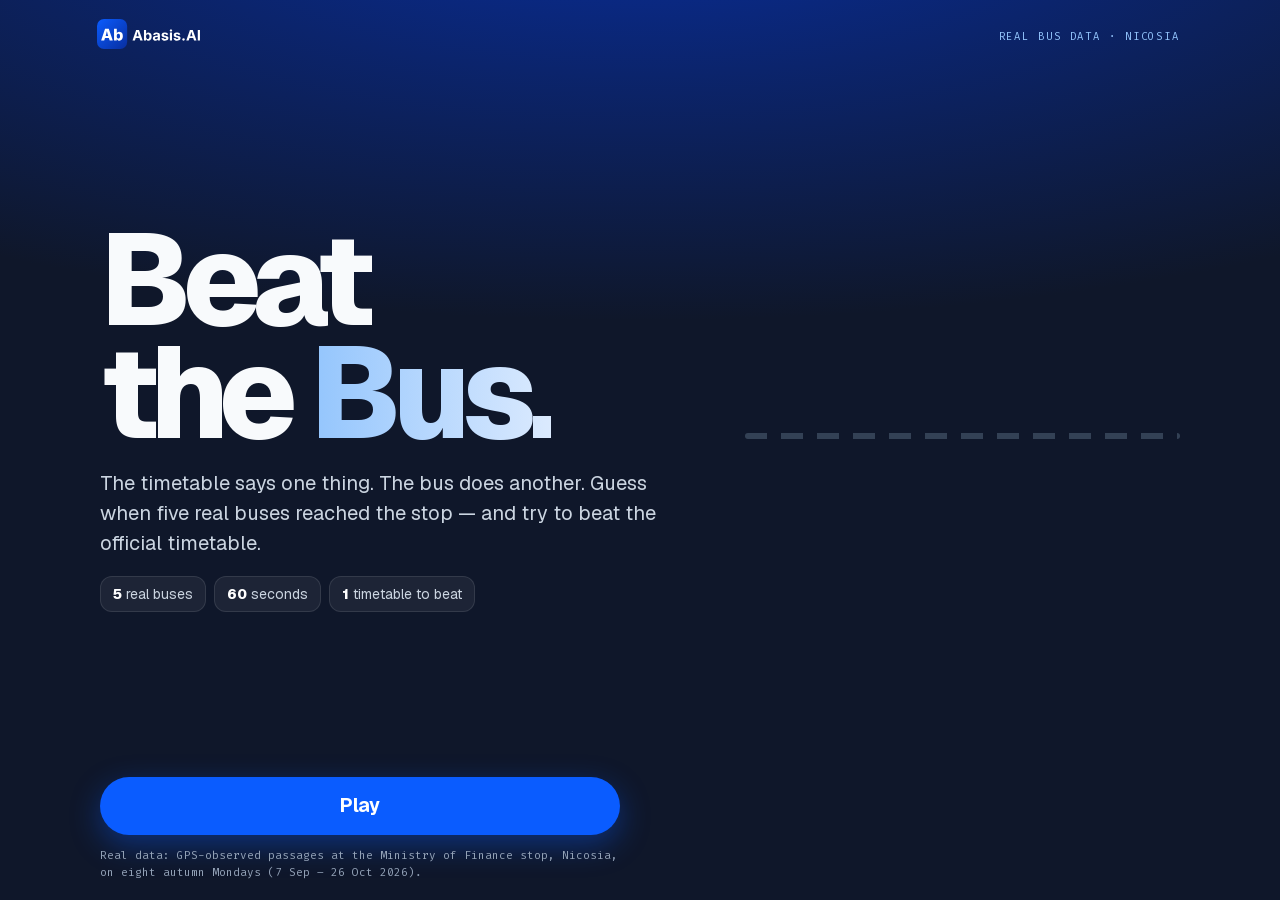
<file: play/index.html>
<!doctype html>
<html lang="en">
<head>
<meta charset="utf-8">
<meta name="viewport" content="width=device-width, initial-scale=1, viewport-fit=cover">
<title>Beat the Bus — Abasis.AI</title>
<meta name="description" content="Guess when five real Nicosia buses actually arrived — and see if you can beat the official timetable. A 60-second game built on GPS-observed bus data by Abasis.AI.">
<meta name="theme-color" content="#0F172A">
<link rel="icon" href="../assets/abasis-icon.svg" type="image/svg+xml">
<link rel="canonical" href="https://abasis-ltd.github.io/cyprus-in-motion/play/">
<meta property="og:type" content="website">
<meta property="og:site_name" content="Abasis.AI · Cyprus in Motion">
<meta property="og:title" content="Beat the Bus — can you beat the Nicosia bus timetable?">
<meta property="og:description" content="Five real buses, 60 seconds. Guess when they actually reached the stop, using GPS-observed data from Nicosia.">
<meta property="og:url" content="https://abasis-ltd.github.io/cyprus-in-motion/play/">
<meta property="og:image" content="https://abasis-ltd.github.io/cyprus-in-motion/media/og-play.jpg">
<meta property="og:image:width" content="1200">
<meta property="og:image:height" content="630">
<meta name="twitter:card" content="summary_large_image">
<link rel="stylesheet" href="../expo.css">
<style>
  /* Mobile first: a phone in portrait is the main target (visitors scan the QR code). */
  :root { --pad: 18px; --sh: 204px; --ax: 132px; --inset: 34px; }
  html { -webkit-text-size-adjust: 100%; }
  html, body { height: auto; min-height: 100%; }
  body {
    min-height: 100vh; min-height: 100dvh; overflow-x: hidden; touch-action: manipulation;
    -webkit-tap-highlight-color: transparent;
    background: radial-gradient(140% 70% at 50% -12%, var(--blue-deep) 0%, rgba(8,46,159,.55) 30%, var(--night) 68%) no-repeat, var(--night);
  }
  button { font: inherit; color: inherit; }
  :focus-visible { outline: 3px solid var(--blue-soft); outline-offset: 3px; }

  .screen { display: none; min-height: 100vh; min-height: 100dvh;
    padding: calc(env(safe-area-inset-top) + 14px) calc(env(safe-area-inset-right) + var(--pad)) calc(env(safe-area-inset-bottom) + 18px) calc(env(safe-area-inset-left) + var(--pad)); }
  .screen.on { display: flex; flex-direction: column; animation: rise .45s cubic-bezier(.2,.7,.2,1); }
  @keyframes rise { from { opacity: 0; transform: scale(.985); } } /* no translate: it would add scroll height mid-animation */
  .wrap { width: 100%; max-width: 560px; margin: 0 auto; flex: 1; display: flex; flex-direction: column; }

  .btn { display: inline-flex; align-items: center; justify-content: center; gap: 8px; min-height: 48px; padding: 0 22px; border-radius: 999px; border: 0; font-weight: 700; font-size: 17px; letter-spacing: -.01em; cursor: pointer; text-decoration: none; transition: transform .12s, background .2s; user-select: none; -webkit-user-select: none; }
  .btn:active { transform: scale(.97); }
  .btn.primary { background: var(--blue); color: #fff; box-shadow: 0 10px 30px rgba(10,92,255,.38); }
  .btn.primary:hover { background: #1f6bff; }
  .btn.ghost { background: rgba(248,250,252,.06); color: var(--ink); border: 1px solid rgba(248,250,252,.16); }
  .btn.big { min-height: 58px; font-size: 19px; width: 100%; }
  .kicker { font-size: 11.5px; }
  .fine { font-family: var(--mono); font-size: 11px; line-height: 1.6; color: var(--muted); margin: 12px 0 0; }
  .small { font-family: var(--mono); font-size: 11px; letter-spacing: .14em; text-transform: uppercase; color: var(--blue-soft); }

  /* ---------- start ---------- */
  .brandbar { display: flex; align-items: center; justify-content: space-between; gap: 12px; }
  .brandbar .logo { height: 40px; margin-left: -8px; }
  .brandbar .kicker { font-size: 10.5px; text-align: right; }
  .hero h1 { font-weight: 800; font-size: clamp(64px, 19vw, 168px); line-height: .88; letter-spacing: -.065em; margin: 6vh 0 18px; }
  .hero h1 em { font-style: normal; background: linear-gradient(90deg, #93c5fd, #dbeafe); -webkit-background-clip: text; background-clip: text; color: transparent; }
  .lede { font-size: 17px; line-height: 1.5; color: var(--text-2); margin: 0 0 18px; max-width: 34em; }
  .how { list-style: none; padding: 0; margin: 0; display: flex; gap: 8px; flex-wrap: wrap; }
  .how li { font-size: 14px; padding: 8px 12px; border-radius: 12px; background: rgba(248,250,252,.06); border: 1px solid rgba(248,250,252,.1); color: var(--text-2); }
  .how b { color: #fff; font-weight: 800; margin-right: 4px; }
  .road { position: relative; height: 84px; margin: 3vh 0 2vh; overflow: hidden; }
  .road::before { content: ""; position: absolute; left: 0; right: 0; top: 62px; height: 6px; border-radius: 6px; background: repeating-linear-gradient(90deg, #334155 0 22px, transparent 22px 36px); }
  .rollbus { position: absolute; top: 4px; left: -120px; animation: drive 7s linear infinite; }
  @keyframes drive { to { left: 100%; } }
  .board-card { border-radius: 18px; padding: 16px 18px; background: rgba(15,23,42,.72); border: 1px solid rgba(147,197,253,.22); }
  .board-card ol { margin: 10px 0 0; padding-left: 1.7em; font-family: var(--mono); font-size: 15px; line-height: 1.9; }
  .board-card li.me { color: var(--blue-soft); font-weight: 600; }
  .board-card li::marker { color: var(--muted); }
  .board-card .empty { list-style: none; margin-left: -1.7em; color: var(--muted); }
  .cta-area { margin-top: auto; padding-top: 18px; }
  .pulse { animation: breathe 2.4s ease-in-out infinite; }
  @keyframes breathe { 50% { box-shadow: 0 10px 46px rgba(10,92,255,.75); } }

  /* ---------- round ---------- */
  .hud { display: flex; align-items: center; justify-content: space-between; gap: 10px; font-family: var(--mono); font-size: 12px; letter-spacing: .08em; color: var(--muted); text-transform: uppercase; min-height: 28px; }
  .hud b { color: #fff; font-weight: 600; }
  .dots { display: flex; gap: 6px; }
  .dots i { width: 22px; height: 6px; border-radius: 6px; background: rgba(248,250,252,.16); }
  .dots i.done { background: var(--blue); }
  .dots i.now { background: var(--blue-soft); }
  .ticket { display: flex; align-items: stretch; margin-top: 14px; border-radius: 18px; overflow: hidden; background: #fff; color: var(--on-light); box-shadow: 0 16px 40px rgba(0,0,0,.4); }
  .ticket .route { flex: none; min-width: 64px; display: grid; place-items: center; padding: 0 12px; color: #fff; font-weight: 800; font-size: 32px; letter-spacing: -.04em; }
  .ticket .info { flex: 1; min-width: 0; padding: 12px 14px; border-left: 3px dashed #CBD5E1; display: flex; flex-direction: column; justify-content: center; }
  .ticket .info small { font-family: var(--mono); font-size: 10.5px; letter-spacing: .12em; text-transform: uppercase; color: #64748B; }
  .ticket .info strong { font-size: 17px; line-height: 1.2; letter-spacing: -.02em; margin-top: 3px; }
  .ticket .time { flex: none; padding: 10px 14px; background: linear-gradient(135deg, var(--blue), var(--blue-deep)); color: #fff; display: flex; flex-direction: column; justify-content: center; align-items: flex-end; }
  .ticket .time small { font-family: var(--mono); font-size: 10px; letter-spacing: .14em; color: var(--blue-pale); }
  .ticket .time b { font-size: 30px; font-weight: 800; letter-spacing: -.04em; font-variant-numeric: tabular-nums; line-height: 1.05; }
  .ask { text-align: center; margin: 18px 0 2px; }
  .q { font-size: 20px; line-height: 1.3; letter-spacing: -.02em; margin: 0; }
  .q b { color: var(--blue-soft); }
  .guess { margin-top: 8px; display: flex; flex-direction: column; align-items: center; }
  .gv { font-weight: 800; font-size: 46px; letter-spacing: -.05em; line-height: 1; font-variant-numeric: tabular-nums; }
  .gw { font-family: var(--mono); font-size: 12.5px; color: var(--muted); margin-top: 6px; }

  .scale { position: relative; height: var(--sh); margin: 8px calc(var(--pad) * -.5) 0; touch-action: none; cursor: grab; outline-offset: -2px; }
  .scale:active { cursor: grabbing; }
  .scale.locked { cursor: default; }
  .track { position: absolute; top: 0; bottom: 0; left: var(--inset); right: var(--inset); }
  .axis { position: absolute; left: calc(var(--inset) * -.5); right: calc(var(--inset) * -.5); top: calc(var(--ax) - 7px); height: 14px; border-radius: 14px; background: linear-gradient(90deg, #DBEAFE 0%, #93C5FD 30%, #60A5FA 50%, #2563EB 75%, #0A5CFF 100%); opacity: .5; }
  .tick { position: absolute; top: calc(var(--ax) + 12px); width: 2px; height: 10px; margin-left: -1px; background: rgba(248,250,252,.28); }
  .tick span { position: absolute; top: 14px; left: 50%; transform: translateX(-50%); font-family: var(--mono); font-size: 11px; color: var(--muted); white-space: nowrap; }
  .tick.zero { background: var(--ink); height: 14px; }
  .tick.zero span { color: var(--ink); }
  .band { position: absolute; top: calc(var(--ax) - 16px); height: 32px; border-radius: 16px; background: rgba(147,197,253,.22); border: 2px solid rgba(147,197,253,.8); opacity: 0; transition: opacity .5s; }
  .mark { position: absolute; transform: translateX(-50%); display: flex; flex-direction: column; align-items: center; pointer-events: none; }
  .mark .flag { font-family: var(--mono); font-weight: 600; font-size: 11.5px; line-height: 1; padding: 6px 9px; border-radius: 8px; white-space: nowrap; letter-spacing: .04em; }
  .mark .stem { width: 3px; }
  .mark .head { border-radius: 50%; }
  /* heads are centred on the axis; flags sit at three heights so coinciding values never hide each other */
  .you { bottom: calc(var(--sh) - var(--ax) - 18px); z-index: 3; }
  .you .flag, .you .stem, .you .head { background: var(--blue); color: #fff; }
  .you .stem { height: 42px; }
  .you .head { width: 36px; height: 36px; box-shadow: 0 0 0 7px rgba(10,92,255,.3), inset 0 0 0 3px #fff; }
  .plan { bottom: calc(var(--sh) - var(--ax) - 8px); z-index: 4; }
  .plan .flag, .plan .stem, .plan .head { background: var(--ink); color: var(--on-light); }
  .plan .stem { height: 10px; }
  .plan .head { width: 16px; height: 16px; }
  .real { bottom: calc(var(--sh) - var(--ax) - 15px); z-index: 5; opacity: 0; transition: opacity .45s; }
  .real .flag, .real .stem, .real .head { background: var(--blue-soft); color: var(--on-light); }
  .real .stem { height: 84px; }
  .real .head { width: 30px; height: 30px; box-shadow: 0 0 0 6px rgba(147,197,253,.3); }
  .revealed .real, .revealed .band { opacity: 1; }
  .ride { position: absolute; top: calc(var(--ax) - 30px); width: 46px; height: 26px; margin-left: -23px; z-index: 6; opacity: 0; pointer-events: none; filter: drop-shadow(0 4px 10px rgba(10,92,255,.6)); }
  .hint { text-align: center; font-family: var(--mono); font-size: 11.5px; color: var(--muted); margin: 0 0 8px; }

  .actions { margin-top: auto; padding-top: 10px; }
  .nudge { display: grid; grid-template-columns: 1fr 1fr; gap: 10px; margin-bottom: 10px; }
  .nudge .btn { width: 100%; font-family: var(--mono); font-weight: 600; font-size: 15px; }
  .result { margin-top: auto; padding-top: 6px; text-align: center; }
  .result[hidden], .actions[hidden] { display: none; }
  .pts { display: flex; align-items: center; justify-content: center; gap: 10px; flex-wrap: wrap; }
  .pts #pts { font-weight: 800; font-size: 50px; letter-spacing: -.05em; line-height: 1; color: var(--blue-soft); font-variant-numeric: tabular-nums; }
  .badge { font-family: var(--mono); font-size: 12px; font-weight: 600; padding: 6px 10px; border-radius: 99px; background: var(--blue-pale); color: var(--blue-deep); }
  .verdict { font-size: 15.5px; line-height: 1.45; color: var(--text-2); margin: 10px 0 8px; }
  .verdict b { color: #fff; }
  .fact { font-size: 13.5px; line-height: 1.45; margin: 0 0 14px; padding: 10px 12px; border-radius: 12px; background: rgba(147,197,253,.1); border: 1px solid rgba(147,197,253,.22); color: var(--blue-pale); text-align: left; }
  .fact b { color: #fff; }

  /* ---------- final ---------- */
  #confetti { position: fixed; inset: 0; width: 100%; height: 100%; pointer-events: none; z-index: 20; }
  .final { text-align: center; }
  .fscore { font-weight: 800; font-size: clamp(84px, 26vw, 200px); line-height: .9; letter-spacing: -.07em; font-variant-numeric: tabular-nums; margin-top: 10px; }
  .rank { font-weight: 700; font-size: 26px; letter-spacing: -.03em; color: var(--blue-soft); margin: 8px 0 14px; }
  .vs { display: grid; grid-template-columns: 1fr 1fr; gap: 10px; margin-bottom: 12px; }
  .vs div { padding: 12px; border-radius: 14px; background: rgba(248,250,252,.06); border: 1px solid rgba(248,250,252,.1); }
  .vs div.win { background: rgba(10,92,255,.22); border-color: rgba(147,197,253,.5); }
  .vs b { display: block; font-size: 28px; font-weight: 800; letter-spacing: -.04em; font-variant-numeric: tabular-nums; }
  .vs span { font-family: var(--mono); font-size: 11px; color: var(--muted); text-transform: uppercase; letter-spacing: .1em; }
  .vline { font-size: 16px; margin: 0 0 16px; color: var(--text-2); }
  .vline b { color: #fff; }
  .stack { display: flex; flex-direction: column; gap: 10px; }
  .links { display: grid; grid-template-columns: 1fr; gap: 10px; margin-top: 10px; }
  .links .btn { width: 100%; font-size: 15.5px; padding: 0 14px; line-height: 1.2; text-align: center; }
  .final-side { margin-top: 18px; text-align: left; }
  .initials { display: flex; gap: 10px; justify-content: center; margin: 10px 0 12px; }
  .letter { display: flex; flex-direction: column; align-items: center; }
  .letter button.arr { width: 56px; height: 34px; border: 0; background: transparent; color: var(--blue-soft); font-size: 18px; cursor: pointer; }
  .letter button.ch { width: 56px; height: 62px; border-radius: 14px; border: 1px solid rgba(147,197,253,.35); background: rgba(248,250,252,.06); font-size: 32px; font-weight: 800; cursor: pointer; }
  .boothqr { display: none; align-items: center; gap: 14px; text-align: left; padding: 12px; border-radius: 16px; background: #fff; color: var(--on-light); }
  .boothqr img { width: 96px; height: 96px; display: block; }
  .boothqr b { display: block; font-size: 17px; letter-spacing: -.02em; }
  .boothqr span { font-family: var(--mono); font-size: 11px; color: #475569; }
  .booth .boothqr { display: flex; }
  .booth #share { display: none; }
  .toast { position: fixed; left: 50%; bottom: calc(env(safe-area-inset-bottom) + 22px); transform: translate(-50%, 20px); padding: 12px 16px; border-radius: 12px; background: var(--ink); color: var(--on-light); font-weight: 600; font-size: 14px; opacity: 0; transition: opacity .25s, transform .25s; z-index: 30; max-width: calc(100vw - 32px); text-align: center; pointer-events: none; }
  .toast.on { opacity: 1; transform: translate(-50%, 0); }

  /* ---------- tablets and desktops ---------- */
  @media (min-width: 720px) {
    :root { --pad: 32px; --sh: 230px; --ax: 150px; --inset: 44px; }
    .wrap { max-width: 1080px; }
    .hud { font-size: 14px; }
    .dots i { width: 34px; height: 7px; }
    .ticket { align-self: center; min-width: min(640px, 100%); margin-top: 22px; }
    .ticket .route { min-width: 92px; font-size: 46px; }
    .ticket .info { padding: 16px 22px; }
    .ticket .info strong { font-size: 22px; }
    .ticket .time { padding: 14px 22px; }
    .ticket .time b { font-size: 42px; }
    .q { font-size: 28px; }
    .gv { font-size: 64px; }
    .gw { font-size: 14px; }
    .mark .flag { font-size: 13px; padding: 7px 11px; }
    .tick span { font-size: 12.5px; }
    .hint { font-size: 13px; }
    .actions { display: grid; grid-template-columns: 170px minmax(240px, 380px) 170px; gap: 14px; justify-content: center; align-items: center; margin-top: 18px; }
    .nudge { display: contents; }
    .nudge #minus { grid-column: 1; grid-row: 1; }
    .nudge #plus { grid-column: 3; grid-row: 1; }
    .actions #lock { grid-column: 2; grid-row: 1; margin: 0; }
    /* one row on wide screens: points | what happened | next */
    .result { display: grid; grid-template-columns: auto minmax(0, 1fr) 230px; grid-template-rows: auto auto; column-gap: 26px; row-gap: 8px; align-items: center; text-align: left; margin-top: 18px; width: 100%; max-width: 1040px; align-self: center; }
    .result .pts { grid-column: 1; grid-row: 1 / span 2; flex-direction: column; align-items: flex-start; gap: 8px; }
    .result .verdict { grid-column: 2; grid-row: 1; margin: 0; font-size: 17px; }
    .result .fact { grid-column: 2; grid-row: 2; margin: 0; font-size: 15px; }
    .result #next { grid-column: 3; grid-row: 1 / span 2; width: 100%; }
    .pts #pts { font-size: 64px; }
    .board-card ol { font-size: 17px; }
  }
  @media (min-width: 960px) and (min-height: 600px) {
    .start { display: grid; grid-template-columns: 1.15fr .85fr; grid-template-rows: auto 1fr auto; column-gap: 56px; align-content: stretch; }
    .start .brandbar { grid-column: 1 / -1; }
    .start .hero { grid-column: 1; align-self: center; }
    .start .hero h1 { margin-top: 2vh; font-size: clamp(96px, 10vw, 168px); }
    .start .lede { font-size: 20px; }
    .start .side { grid-column: 2; grid-row: 2; align-self: center; }
    .start .cta-area { grid-column: 1; grid-row: 3; max-width: 520px; }
    .final { display: grid; grid-template-columns: 1fr 1fr; column-gap: 56px; align-content: center; text-align: left; }
    .final .final-main, .final .final-side { align-self: center; }
    .final .final-side { margin-top: 0; }
    .final .fine { grid-column: 1 / -1; text-align: center; }
    .fscore { font-size: clamp(120px, 12vw, 200px); }
    .links { grid-template-columns: 1fr 1fr; }
  }
  /* big kiosk screens: larger type, round centred between the HUD and the bottom */
  @media (min-width: 1500px) and (min-height: 900px) {
    :root { --pad: 48px; --sh: 300px; --ax: 196px; --inset: 64px; }
    .wrap { max-width: 1440px; }
    .hud { font-size: 16px; }
    .dots i { width: 46px; height: 8px; }
    .round .ticket { margin-top: auto; min-width: 820px; }
    .round .actions, .round .result { margin-bottom: auto; }
    .ticket .route { min-width: 120px; font-size: 62px; }
    .ticket .info small { font-size: 13px; }
    .ticket .info strong { font-size: 30px; }
    .ticket .time small { font-size: 12px; }
    .ticket .time b { font-size: 58px; }
    .ask { margin-top: 30px; }
    .q { font-size: 38px; }
    .gv { font-size: 92px; }
    .gw { font-size: 17px; }
    .mark .flag { font-size: 16px; padding: 8px 13px; }
    .you .stem { height: 60px; } .you .head { width: 44px; height: 44px; }
    .you { bottom: calc(var(--sh) - var(--ax) - 22px); }
    .real .stem { height: 118px; } .real .head { width: 36px; height: 36px; }
    .real { bottom: calc(var(--sh) - var(--ax) - 18px); }
    .tick span { font-size: 15px; top: 18px; }
    .hint { font-size: 15px; }
    .btn { font-size: 20px; min-height: 58px; }
    .btn.big { min-height: 72px; font-size: 23px; }
    .actions { grid-template-columns: 210px 460px 210px; margin-top: 26px; }
    .result { grid-template-columns: auto minmax(0, 1fr) 300px; max-width: 1300px; margin-top: 26px; column-gap: 36px; }
    .pts #pts { font-size: 92px; }
    .badge { font-size: 14px; }
    .result .verdict { font-size: 22px; }
    .result .fact { font-size: 18px; }
    .start .lede { font-size: 24px; }
    .how li { font-size: 17px; }
    .board-card ol { font-size: 20px; }
    .rank { font-size: 34px; }
    .vs b { font-size: 40px; }
    .vline { font-size: 20px; }
  }
  @media (min-width: 720px) and (max-height: 820px) {
    :root { --sh: 210px; --ax: 136px; }
    .hero h1 { margin-top: 3vh; }
    .ask { margin-top: 12px; }
    .gv { font-size: 54px; }
    .ticket { margin-top: 14px; }
  }
  @media (max-width: 380px) {
    :root { --pad: 14px; --inset: 30px; }
    .gv { font-size: 40px; }
    .q { font-size: 18px; }
    .ticket .route { min-width: 54px; font-size: 27px; }
    .ticket .time b { font-size: 26px; }
    .ticket .info strong { font-size: 15.5px; }
  }
  /* short phones (e.g. 360×740): keep Play, Lock and Next on screen without scrolling */
  @media (max-height: 780px) and (max-width: 719px) {
    :root { --sh: 178px; --ax: 118px; }
    .real .stem { height: 76px; }
    .you .stem { height: 38px; }
    .hero h1 { margin-top: 3vh; font-size: clamp(60px, 17vw, 120px); }
    .road { display: none; }
    .ticket { margin-top: 10px; }
    .ask { margin-top: 10px; }
    .gv { font-size: 40px; }
    .hint { margin-bottom: 4px; }
    .pts #pts { font-size: 42px; }
    .verdict { font-size: 14.5px; margin: 6px 0; }
    .fact { font-size: 13px; padding: 8px 10px; margin-bottom: 10px; }
    .nudge { margin-bottom: 8px; }
  }
  .revealed-screen .hint { display: none; }
  @media (prefers-reduced-motion: reduce) {
    .rollbus, .pulse, .screen.on { animation: none; }
    .rollbus { left: 40%; }
  }
</style>
</head>
<body>

<svg width="0" height="0" style="position:absolute" aria-hidden="true">
  <defs>
    <linearGradient id="busg" x1="0" y1="0" x2="1" y2="1"><stop stop-color="#0A5CFF"/><stop offset="1" stop-color="#082E9F"/></linearGradient>
    <symbol id="bus" viewBox="0 0 120 64"><rect x="2" y="4" width="112" height="46" rx="12" fill="url(#busg)"/><rect x="12" y="13" width="18" height="16" rx="3" fill="#DBEAFE"/><rect x="36" y="13" width="18" height="16" rx="3" fill="#DBEAFE"/><rect x="60" y="13" width="18" height="16" rx="3" fill="#DBEAFE"/><rect x="86" y="13" width="20" height="30" rx="3" fill="#93C5FD"/><circle cx="28" cy="52" r="9" fill="#0F172A"/><circle cx="28" cy="52" r="4" fill="#94A3B8"/><circle cx="90" cy="52" r="9" fill="#0F172A"/><circle cx="90" cy="52" r="4" fill="#94A3B8"/></symbol>
  </defs>
</svg>

<section class="screen on" id="startScreen">
  <div class="wrap start">
    <header class="brandbar"><a href="../" aria-label="Abasis.AI · Cyprus in Motion"><img class="logo" src="../assets/abasis-logo-white.svg" alt="Abasis.AI"></a><span class="kicker">Real bus data · Nicosia</span></header>
    <div class="hero">
      <h1>Beat<br>the <em>Bus.</em></h1>
      <p class="lede">The timetable says one thing. The bus does another. Guess when five real buses reached the stop — and try to beat the official timetable.</p>
      <ul class="how"><li><b>5</b>real buses</li><li><b>60</b>seconds</li><li><b>1</b>timetable to beat</li></ul>
    </div>
    <div class="side">
      <div class="road" aria-hidden="true"><svg class="rollbus" width="120" height="64"><use href="#bus"/></svg></div>
      <aside class="board-card" id="startBoard" hidden><div class="small" id="startBoardTitle">Today at the stand</div><ol id="startBoardList"></ol></aside>
    </div>
    <div class="cta-area">
      <button class="btn primary big pulse" id="play">Play</button>
      <p class="fine">Real data: GPS-observed passages at the Ministry of Finance stop, Nicosia, on eight autumn Mondays (7 Sep – 26 Oct 2026).</p>
    </div>
  </div>
</section>

<section class="screen" id="roundScreen">
  <div class="wrap round">
    <header class="hud"><span>Bus <b id="hudN">1</b> / 5</span><span class="dots" id="dots"></span><span>Score <b id="hudScore">0</b></span></header>
    <div class="ticket" id="ticket"></div>
    <div class="ask">
      <p class="q" id="question">When did it <b>really</b> arrive?</p>
      <div class="guess"><span class="gv" id="gv">+0:00</span><span class="gw" id="gw">same as timetable</span></div>
    </div>
    <div class="scale" id="scale" role="slider" tabindex="0" aria-label="Your guess in minutes versus the timetable" aria-valuemin="-7" aria-valuemax="15" aria-valuenow="0">
      <div class="track" id="track">
        <div class="axis"></div>
        <div class="band" id="band"></div>
        <div class="mark plan" id="mPlan"><div class="flag">TIMETABLE</div><div class="stem"></div><div class="head"></div></div>
        <div class="mark real" id="mReal"><div class="flag">REALITY</div><div class="stem"></div><div class="head"></div></div>
        <div class="mark you" id="mYou"><div class="flag">YOU</div><div class="stem"></div><div class="head"></div></div>
        <svg class="ride" id="ride" viewBox="0 0 120 64" aria-hidden="true"><use href="#bus"/></svg>
      </div>
    </div>
    <p class="hint" id="hint">Drag anywhere on the line — or nudge by 15 seconds</p>
    <div class="actions" id="actions">
      <div class="nudge"><button class="btn ghost" id="minus" aria-label="15 seconds earlier">−15 s</button><button class="btn ghost" id="plus" aria-label="15 seconds later">+15 s</button></div>
      <button class="btn primary big" id="lock">Lock it in</button>
    </div>
    <div class="result" id="result" hidden aria-live="polite">
      <div class="pts"><span id="pts">+0</span><span class="badge" id="inband" hidden>IN THE BAND · +250</span></div>
      <p class="verdict" id="verdict"></p>
      <p class="fact" id="fact"></p>
      <button class="btn primary big" id="next">Next bus →</button>
    </div>
  </div>
</section>

<section class="screen" id="finalScreen">
  <canvas id="confetti" aria-hidden="true"></canvas>
  <div class="wrap final">
    <div class="final-main">
      <div class="kicker">Your result</div>
      <div class="fscore" id="fScore">0</div>
      <div class="rank" id="fRank"></div>
      <div class="vs" id="fVs"></div>
      <p class="vline" id="fLine"></p>
      <div class="stack">
        <button class="btn primary big" id="share">Share your score</button>
        <div class="boothqr"><img src="../assets/qr-play.svg" alt="QR code to play on your phone"><div><b>Play on your phone</b><span>scan · share · challenge friends</span></div></div>
      </div>
      <div class="links">
        <a class="btn ghost" href="../#understand">See how we predict arrivals</a>
        <a class="btn ghost" href="../">Explore all 12 projects</a>
      </div>
    </div>
    <div class="final-side">
      <div class="board-card">
        <div id="enter">
          <div class="small">Your initials for today’s board</div>
          <div class="initials" id="initials"></div>
          <button class="btn ghost" id="save" style="width:100%">Save my score</button>
        </div>
        <div class="small" style="margin-top:14px" id="boardTitle">Today’s best</div>
        <ol id="board"></ol>
      </div>
      <button class="btn primary big" id="again" style="margin-top:14px">Play again</button>
    </div>
    <p class="fine">Typical = median of GPS-observed passages over eight autumn Mondays at the Ministry of Finance stop, Nicosia. The band = 10th–90th percentile. Built by Abasis.AI.</p>
  </div>
  <div class="toast" id="toast" role="status"></div>
</section>

<script src="../data/timetable.js"></script>
<script src="../data/overlays.js"></script>
<script>
(() => {
  'use strict';
  const $ = s => document.querySelector(s);
  const P = new URLSearchParams(location.search);
  const BOOTH = P.get('booth') === '1';
  const IDLE_MS = BOOTH ? Math.max(2, Number(P.get('idle')) || 60) * 1000 : 0;
  const FORCE_COPY = P.get('copy') === '1';
  const PLAY_URL = 'https://abasis-ltd.github.io/cyprus-in-motion/play/';
  const reduceMotion = () => matchMedia('(prefers-reduced-motion: reduce)').matches;
  const T = window.TIMETABLE, PUNCT = window.OVERLAYS.punctuality.routes;
  const ROUTE_COLORS = { '1': '#0A5CFF', '2': '#2563EB', '11': '#082E9F', '12': '#1D4ED8', '13': '#3B82F6', '19': '#0F172A', '400': '#334155' };
  // full destination names (the feed's headsigns are cut at 17 characters)
  const HEADSIGN = { 'Solomos Square Al': 'Solomos Square', 'Isokratous - Kall': 'Isokratous – Kallikratous', 'Alexandrou Panago': 'Alexandrou Panagouli – Ag. Dimitriou', 'Makario Stadium B': 'Makario Stadium Bus Station', 'Strovolos Station': 'Strovolos Station' };
  const MIN = -7, MAX = 15, ROUNDS = 5, STEP = .25;
  const pool = T.rows.filter(r => r.sufficient_history && r.observations >= 5);
  const clamp = (v, a, b) => Math.max(a, Math.min(b, v));
  const ease = t => t < .5 ? 4 * t * t * t : 1 - Math.pow(-2 * t + 2, 3) / 2;
  const hhmm = s => { const m = Math.round(s / 60); return String(Math.floor(m / 60) % 24).padStart(2, '0') + ':' + String(m % 60).padStart(2, '0'); };
  const mmss = m => { const a = Math.round(Math.abs(m) * 60), mm = Math.floor(a / 60), ss = a % 60; return (m < 0 ? '−' : '+') + mm + ':' + String(ss).padStart(2, '0'); };
  const words = m => {
    const a = Math.round(Math.abs(m) * 12) * 5; // nearest 5 s
    if (a === 0) return 'same as timetable';
    const mm = Math.floor(a / 60), ss = a % 60;
    return (mm ? mm + ' min' : '') + (mm && ss ? ' ' : '') + (ss ? ss + ' s' : '') + (m < 0 ? ' early' : ' late');
  };
  const pct = m => (clamp(m, MIN, MAX) - MIN) / (MAX - MIN) * 100;
  const pointsFor = (err, inBand) => Math.round(Math.max(0, 1 - Math.abs(err) / 6) * 1000) + (inBand ? 250 : 0);
  // light tap on phones only, and only after a real user gesture (browsers block it otherwise)
  const haptic = () => {
    try {
      const touch = matchMedia('(pointer: coarse)').matches, active = !navigator.userActivation || navigator.userActivation.hasBeenActive;
      if (navigator.vibrate && touch && active) navigator.vibrate(15);
    } catch (e) {}
  };

  // how each route usually runs here (median of its trips), from the same observed data
  const habit = {};
  for (const r of pool) (habit[r.route_short_name] ||= []).push((r.median_seconds - r.scheduled_seconds) / 60);
  for (const k in habit) { const a = habit[k].sort((x, y) => x - y); habit[k] = a[a.length >> 1]; }

  let rounds = [], i = 0, score = 0, tableScore = 0, guess = 0, revealed = false, busy = false;

  function show(id) {
    document.querySelectorAll('.screen').forEach(s => s.classList.toggle('on', s.id === id));
    scrollTo(0, 0);
  }

  // ---------- leaderboard (this device, today) ----------
  const DAY = new Date().toLocaleDateString('en-CA');
  const KEY = 'beat-the-bus:' + DAY, ME = 'beat-the-bus:initials';
  const load = () => { try { return JSON.parse(localStorage.getItem(KEY)) || []; } catch (e) { return []; } };
  const store = b => { try { localStorage.setItem(KEY, JSON.stringify(b)); } catch (e) {} };
  const ABC = 'ABCDEFGHIJKLMNOPQRSTUVWXYZ';
  let letters = [0, 0, 0], savedAt = -1;

  function boardHtml(n, highlight) {
    const b = load();
    if (!b.length) return '<li class="empty">Be the first today!</li>';
    return b.slice(0, n).map((e, k) => `<li class="${k === highlight ? 'me' : ''}">${e.n} · ${e.s.toLocaleString('en-US')}</li>`).join('');
  }
  function renderStartBoard() {
    const has = load().length > 0;
    const box = $('#startBoard');
    box.hidden = !(BOOTH || has);
    $('#startBoardTitle').textContent = BOOTH ? 'Today at the stand' : 'Your best today';
    $('#startBoardList').innerHTML = boardHtml(BOOTH ? 7 : 3, -1);
  }

  // ---------- rounds ----------
  function pick() {
    const routes = Object.keys(habit).sort(() => Math.random() - .5);
    return Array.from({ length: ROUNDS }, (_, k) => {
      const opts = pool.filter(r => r.route_short_name === routes[k % routes.length]);
      return opts[(Math.random() * opts.length) | 0];
    });
  }
  function start() {
    rounds = pick(); i = 0; score = 0; tableScore = 0;
    $('#hudScore').textContent = '0';
    stopConfetti();
    show('roundScreen'); round();
  }

  const scale = $('#scale'), track = $('#track');
  function ticks() {
    track.querySelectorAll('.tick').forEach(t => t.remove());
    const wide = track.clientWidth >= 520;
    for (let m = -6; m <= 14; m += 2) {
      const t = document.createElement('div');
      t.className = 'tick' + (m === 0 ? ' zero' : '');
      t.style.left = pct(m) + '%';
      if (wide || m % 4 === 0) t.innerHTML = `<span>${m === 0 ? 'on time' : (m > 0 ? '+' : '−') + Math.abs(m) + (wide ? ' min' : 'm')}</span>`;
      track.appendChild(t);
    }
  }

  function round() {
    const r = rounds[i];
    revealed = false; busy = false;
    scale.classList.remove('revealed', 'locked');
    $('#roundScreen').classList.remove('revealed-screen');
    scrollTo(0, 0);
    $('#hudN').textContent = i + 1;
    $('#dots').innerHTML = rounds.map((_, k) => `<i class="${k < i ? 'done' : k === i ? 'now' : ''}"></i>`).join('');
    const name = HEADSIGN[r.trip_headsign.trim()] || r.trip_headsign.trim() + '…';
    $('#ticket').innerHTML = `<div class="route" style="background:${ROUTE_COLORS[r.route_short_name] || '#0A5CFF'}">${r.route_short_name}</div>
      <div class="info"><small>Monday · towards</small><strong>${name}</strong></div>
      <div class="time"><small>TIMETABLE</small><b>${hhmm(r.scheduled_seconds)}</b></div>`;
    $('#question').innerHTML = 'When did it <b>really</b> arrive?';
    $('#mPlan').style.left = pct(0) + '%';
    $('#ride').style.opacity = 0;
    $('#band').style.width = '0';
    $('#actions').hidden = false; $('#result').hidden = true; $('#hint').style.visibility = 'visible';
    ticks();
    setYou(0);
  }

  function setYou(m) {
    guess = Math.round(clamp(m, MIN, MAX) / STEP) * STEP;
    $('#mYou').style.left = pct(guess) + '%';
    $('#gv').textContent = mmss(guess);
    $('#gw').textContent = words(guess);
    scale.setAttribute('aria-valuenow', guess.toFixed(2));
    scale.setAttribute('aria-valuetext', words(guess));
  }

  // drag anywhere on the line (the whole scale is the touch target)
  let dragging = false;
  const fromEvent = e => { const b = track.getBoundingClientRect(); return MIN + (e.clientX - b.left) / b.width * (MAX - MIN); };
  scale.addEventListener('pointerdown', e => { if (revealed) return; dragging = true; scale.setPointerCapture(e.pointerId); setYou(fromEvent(e)); e.preventDefault(); });
  scale.addEventListener('pointermove', e => { if (dragging) setYou(fromEvent(e)); });
  const endDrag = () => { if (dragging) { dragging = false; haptic(); } };
  scale.addEventListener('pointerup', endDrag);
  scale.addEventListener('pointercancel', endDrag);
  $('#minus').onclick = () => { if (!revealed) setYou(guess - STEP); };
  $('#plus').onclick = () => { if (!revealed) setYou(guess + STEP); };
  addEventListener('keydown', e => {
    if (!$('#roundScreen').classList.contains('on')) return;
    if (!revealed && (e.key === 'ArrowLeft' || e.key === 'ArrowRight')) {
      setYou(guess + (e.key === 'ArrowRight' ? 1 : -1) * (e.shiftKey ? 1 : STEP)); e.preventDefault();
    }
    if (e.key === 'Enter' && !/^(BUTTON|A)$/.test(e.target.tagName)) { revealed ? (busy ? null : next()) : reveal(); }
  });

  function countUp(el, to, ms, fmt = v => v) {
    if (reduceMotion() || ms <= 0) { el.textContent = fmt(to); return; }
    const t0 = performance.now(), token = el.__count = {};
    const step = now => { if (el.__count !== token) return; const k = clamp((now - t0) / ms, 0, 1); el.textContent = fmt(Math.round(to * ease(k))); if (k < 1) requestAnimationFrame(step); };
    requestAnimationFrame(step);
    // animation frames pause in background tabs; make sure the final value always lands
    setTimeout(() => { if (el.__count === token) el.textContent = fmt(to); }, ms + 120);
  }

  function reveal() {
    if (revealed) return;
    revealed = true; busy = true;
    haptic();
    const r = rounds[i];
    const real = (r.median_seconds - r.scheduled_seconds) / 60;
    const lo = (r.p10_seconds - r.scheduled_seconds) / 60, hi = (r.p90_seconds - r.scheduled_seconds) / 60;
    const inBand = guess >= lo && guess <= hi;
    const pts = pointsFor(guess - real, inBand);
    const tPts = pointsFor(0 - real, 0 >= lo && 0 <= hi);
    score += pts; tableScore += tPts;
    scale.classList.add('locked');
    $('#actions').hidden = true; $('#hint').style.visibility = 'hidden';
    $('#mReal').style.left = pct(real) + '%';
    $('#band').style.left = pct(lo) + '%'; $('#band').style.width = (pct(hi) - pct(lo)) + '%';

    // a little bus drives from the timetable to where the bus really was
    const ride = $('#ride'), dur = reduceMotion() ? 0 : 1100, t0 = performance.now();
    let landed = false;
    const land = () => {
      if (landed) return;
      landed = true;
      ride.style.opacity = 0;
      scale.classList.add('revealed');
      $('#question').innerHTML = `Typically at <b>${hhmm(r.median_seconds)}</b> — ${words(real)}`;
      $('#gw').textContent = 'your guess · ' + words(guess);
      const beat = Math.abs(guess - real) < Math.abs(real);
      const verdict = beat ? '<b>You beat the timetable.</b>' : Math.abs(real) < .75 ? '<b>The timetable nailed this one.</b>' : '<b>The timetable was closer this time.</b>';
      $('#verdict').innerHTML = `${verdict} The band shows where this bus passed on most of ${r.observations} observed Mondays.`;
      $('#fact').innerHTML = fact(r.route_short_name);
      $('#inband').hidden = !inBand;
      $('#next').textContent = i + 1 < ROUNDS ? 'Next bus →' : 'See my score';
      $('#roundScreen').classList.add('revealed-screen');
      $('#result').hidden = false;
      // on very small screens make sure the Next button is reachable
      if ($('#next').getBoundingClientRect().bottom > innerHeight) $('#next').scrollIntoView({ block: 'end', behavior: reduceMotion() ? 'auto' : 'smooth' });
      countUp($('#pts'), pts, 700, v => '+' + v);
      countUp($('#hudScore'), score, 700);
      haptic();
      setTimeout(() => { busy = false; }, 250);
    };
    if (!dur) { land(); return; }
    ride.style.opacity = 1;
    ride.style.transform = real < 0 ? 'scaleX(-1)' : '';
    const step = now => {
      if (landed) return;
      const k = clamp((now - t0) / dur, 0, 1);
      ride.style.left = (pct(0) + (pct(real) - pct(0)) * ease(k)) + '%';
      if (k < 1) requestAnimationFrame(step); else land();
    };
    requestAnimationFrame(step);
    setTimeout(land, dur + 250); // frames pause in background tabs; the round must still complete
  }

  function fact(route) {
    const p = PUNCT.find(x => x.route === route), n = v => Math.round(v);
    // one source for the whole sentence: the route's passage statistics at this stop
    const usual = `Route ${route} usually runs <b>${words(p ? p.median : habit[route])}</b> here`;
    if (!p) return `<b>Did you know?</b> ${usual}.`;
    if (p.early >= 15) return `<b>Did you know?</b> ${usual}, yet passes more than a minute early ${n(p.early)}% of the time — riders who come on schedule can miss it.`;
    if (p.late >= 20) return `<b>Did you know?</b> ${usual}, and is more than 5 minutes late ${n(p.late)}% of the time.`;
    return `<b>Did you know?</b> ${usual}; ${n(p.within)}% of its passages are within −1/+5 min of the timetable.`;
  }

  function next() { i++; i < ROUNDS ? round() : finish(); }
  $('#lock').onclick = reveal;
  $('#next').onclick = () => { if (!busy) next(); };

  // ---------- final ----------
  function finish() {
    show('finalScreen');
    savedAt = -1;
    letters = BOOTH ? [0, 0, 0] : (() => { try { const s = localStorage.getItem(ME) || ''; return /^[A-Z]{3}$/.test(s) ? [...s].map(c => ABC.indexOf(c)) : [0, 0, 0]; } catch (e) { return [0, 0, 0]; } })();
    countUp($('#fScore'), score, 900, v => v.toLocaleString('en-US'));
    const max = ROUNDS * 1250;
    $('#fRank').textContent = score >= max * .75 ? 'Bus Whisperer' : score >= max * .55 ? 'Dispatcher' : score >= max * .35 ? 'Daily commuter' : 'Tourist';
    const win = score > tableScore, draw = score === tableScore;
    $('#fVs').innerHTML = `<div class="${win ? 'win' : ''}"><b>${score.toLocaleString('en-US')}</b><span>you</span></div><div class="${!win && !draw ? 'win' : ''}"><b>${tableScore.toLocaleString('en-US')}</b><span>official timetable</span></div>`;
    $('#fLine').innerHTML = win ? `<b>You beat the timetable by ${(score - tableScore).toLocaleString('en-US')} points.</b> Nicely read.`
      : draw ? '<b>A draw with the timetable.</b> One more go?' : `<b>The timetable won by ${(tableScore - score).toLocaleString('en-US')} points.</b> Buses here tend to run a little late — try again?`;
    renderInitials();
    $('#enter').style.display = '';
    $('#board').innerHTML = boardHtml(7, -1);
    $('#boardTitle').textContent = BOOTH ? 'Today at the stand' : 'Today on this device';
    if (win) confetti();
  }
  function renderInitials() {
    $('#initials').innerHTML = letters.map((l, k) => `<div class="letter"><button class="arr" data-k="${k}" data-d="1" aria-label="Next letter">▲</button><button class="ch" data-k="${k}" data-d="1" aria-label="Letter ${k + 1}: ${ABC[l]}">${ABC[l]}</button><button class="arr" data-k="${k}" data-d="-1" aria-label="Previous letter">▼</button></div>`).join('');
    $('#initials').querySelectorAll('button').forEach(b => b.onclick = () => {
      const k = +b.dataset.k; letters[k] = (letters[k] + +b.dataset.d + 26) % 26;
      const ch = $('#initials').querySelectorAll('.ch')[k]; ch.textContent = ABC[letters[k]]; ch.setAttribute('aria-label', `Letter ${k + 1}: ${ABC[letters[k]]}`);
    });
  }
  $('#save').onclick = () => {
    const b = load(), e = { n: letters.map(l => ABC[l]).join(''), s: score, t: Date.now() };
    b.push(e); b.sort((x, y) => y.s - x.s || x.t - y.t); store(b.slice(0, 50));
    if (!BOOTH) { try { localStorage.setItem(ME, e.n); } catch (err) {} }
    savedAt = b.indexOf(e);
    $('#enter').style.display = 'none';
    $('#board').innerHTML = boardHtml(Math.max(7, savedAt + 1), savedAt);
    toast(savedAt < 7 ? `You’re #${savedAt + 1} today` : 'Saved');
  };

  // ---------- share ----------
  function toast(text) {
    const t = $('#toast'); t.textContent = text; t.classList.add('on');
    clearTimeout(toast.h); toast.h = setTimeout(() => t.classList.remove('on'), 2600);
  }
  $('#share').onclick = async () => {
    const diff = score - tableScore;
    const text = `I scored ${score.toLocaleString('en-US')} in Beat the Bus — ` + (diff > 0 ? `beat the Nicosia bus timetable by ${diff.toLocaleString('en-US')} points. Can you?` : diff === 0 ? 'a draw with the Nicosia bus timetable. Can you beat it?' : `the Nicosia bus timetable won by ${(-diff).toLocaleString('en-US')} points. Can you beat it?`);
    if (navigator.share && !FORCE_COPY) {
      try { await navigator.share({ title: 'Beat the Bus', text, url: PLAY_URL }); return; }
      catch (e) { if (e && e.name === 'AbortError') return; }
    }
    const full = text + ' ' + PLAY_URL;
    try { await navigator.clipboard.writeText(full); toast('Copied — paste it anywhere'); return; } catch (e) {}
    const ta = document.createElement('textarea');
    ta.value = full; ta.setAttribute('readonly', ''); ta.style.cssText = 'position:fixed;top:0;left:0;opacity:0';
    document.body.appendChild(ta); ta.select();
    let ok = false; try { ok = document.execCommand('copy'); } catch (e) {}
    ta.remove();
    toast(ok ? 'Copied — paste it anywhere' : 'Share this link: ' + PLAY_URL);
  };

  // ---------- confetti (brand blues, ~1.5 s) ----------
  let confettiRaf = 0;
  function stopConfetti() { cancelAnimationFrame(confettiRaf); const c = $('#confetti'); c.getContext('2d').clearRect(0, 0, c.width, c.height); }
  function confetti() {
    if (reduceMotion()) return;
    const c = $('#confetti'), ctx = c.getContext('2d'), dpr = Math.min(devicePixelRatio || 1, 2);
    c.width = innerWidth * dpr; c.height = innerHeight * dpr;
    const colors = ['#0A5CFF', '#2563EB', '#3B82F6', '#60A5FA', '#93C5FD', '#DBEAFE', '#FFFFFF'];
    const parts = Array.from({ length: 140 }, () => ({
      x: innerWidth * (.2 + Math.random() * .6), y: innerHeight * .32, vx: (Math.random() - .5) * 9, vy: -6 - Math.random() * 9,
      w: 6 + Math.random() * 6, h: 8 + Math.random() * 8, r: Math.random() * 6, vr: (Math.random() - .5) * .3, c: colors[(Math.random() * colors.length) | 0]
    }));
    const t0 = performance.now();
    const step = now => {
      const k = (now - t0) / 1600;
      ctx.setTransform(dpr, 0, 0, dpr, 0, 0); ctx.clearRect(0, 0, innerWidth, innerHeight);
      if (k >= 1) return;
      ctx.globalAlpha = 1 - Math.max(0, (k - .7) / .3);
      for (const p of parts) {
        p.vy += .32; p.x += p.vx; p.y += p.vy; p.r += p.vr; p.vx *= .99;
        ctx.save(); ctx.translate(p.x, p.y); ctx.rotate(p.r); ctx.fillStyle = p.c; ctx.fillRect(-p.w / 2, -p.h / 2, p.w, p.h * Math.abs(Math.cos(p.r * 2))); ctx.restore();
      }
      confettiRaf = requestAnimationFrame(step);
    };
    confettiRaf = requestAnimationFrame(step);
  }

  // ---------- booth mode: big board, reset after idle ----------
  if (BOOTH) {
    document.body.classList.add('booth');
    let idle;
    const goStart = () => { stopConfetti(); renderStartBoard(); show('startScreen'); };
    const arm = () => { clearTimeout(idle); idle = setTimeout(goStart, IDLE_MS); };
    ['pointerdown', 'keydown'].forEach(ev => addEventListener(ev, arm, { passive: true }));
    arm();
    window.__beatTheBus = { goStart };
  }

  $('#play').onclick = start;
  $('#again').onclick = start;
  addEventListener('resize', () => { if ($('#roundScreen').classList.contains('on')) ticks(); });
  renderStartBoard();
})();
</script>
</body>
</html>
</file>
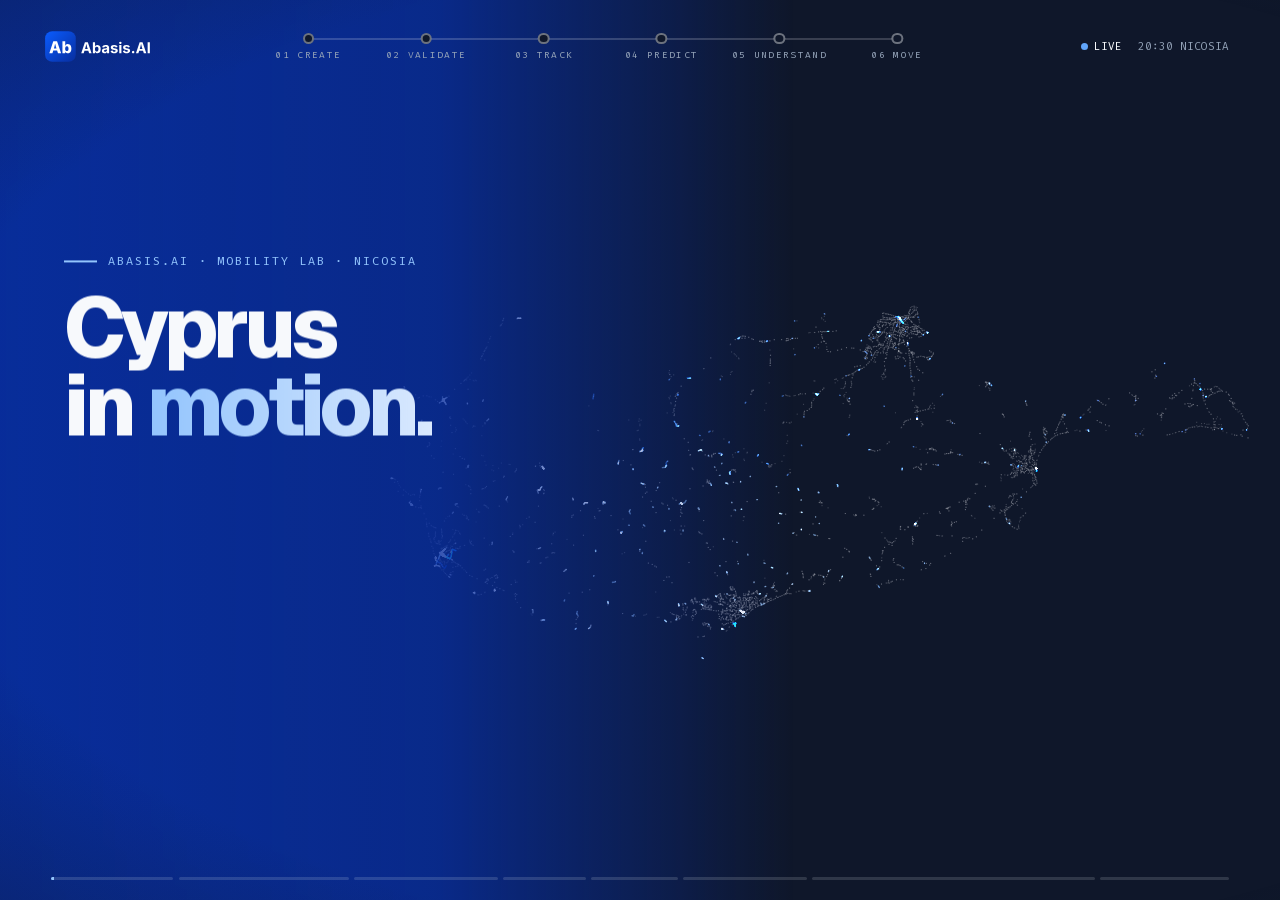
<file: show/index.html>
<!doctype html>
<html lang="en">
<head>
<meta charset="utf-8">
<meta name="viewport" content="width=device-width, initial-scale=1">
<title>Cyprus in Motion — Show</title>
<link rel="icon" href="../assets/abasis-icon.svg">
<link rel="stylesheet" href="../expo.css">
<style>
  /* 1u = 1% of a 16:9 frame that fits the screen, so the show scales to any display */
  :root { --u: min(1vw, 1.7778vh); }
  html, body { overflow: hidden; background: var(--night); }
  body { cursor: none; }
  body.cursor { cursor: default; }
  #map { position: fixed; inset: 0; width: 100vw; height: 100vh; }
  #veil, #shade { position: fixed; inset: 0; pointer-events: none; }
  #veil { background: linear-gradient(90deg, rgba(8,46,159,.96) 0%, rgba(8,46,159,.82) 34%, rgba(8,46,159,0) 62%); }
  #shade { background: radial-gradient(90% 80% at 50% 50%, rgba(15,23,42,.72), rgba(15,23,42,.92)); }
  #edge { position: fixed; inset: 0; pointer-events: none; background: radial-gradient(130% 100% at 65% 50%, transparent 55%, rgba(15,23,42,.85) 100%); }

  header { position: fixed; top: calc(var(--u) * 2); left: calc(var(--u) * 4); right: calc(var(--u) * 4); display: flex; align-items: center; justify-content: space-between; z-index: 5; }
  .logo { height: calc(var(--u) * 3.2); margin-left: calc(var(--u) * -.9); }
  #line { position: relative; width: calc(var(--u) * 46); height: calc(var(--u) * 3); }
  #line .rail { position: absolute; left: 0; right: 0; top: calc(var(--u) * .9); height: 2px; background: rgba(248,250,252,.18); }
  #line .stop { position: absolute; top: 0; transform: translateX(-50%); display: flex; flex-direction: column; align-items: center; gap: calc(var(--u) * .35); }
  #line .stop i { width: calc(var(--u) * .9); height: calc(var(--u) * .9); border-radius: 50%; border: 2px solid rgba(248,250,252,.4); background: var(--night); margin-top: calc(var(--u) * .45); }
  #line .stop span { font-family: var(--mono); font-size: calc(var(--u) * .74); letter-spacing: .14em; text-transform: uppercase; color: var(--muted); white-space: nowrap; }
  #line .stop.on i { background: var(--blue); border-color: var(--blue-soft); box-shadow: 0 0 0 calc(var(--u) * .35) rgba(10,92,255,.35); }
  #line .stop.on span { color: var(--ink); }
  #line .bus { position: absolute; top: calc(var(--u) * .05); width: calc(var(--u) * 2.2); height: calc(var(--u) * 1.5); transform: translateX(-50%); border-radius: calc(var(--u) * .35); background: #fff; box-shadow: 0 0 calc(var(--u) * 1) rgba(147,197,253,.8); }
  #line .bus::before { content: ""; position: absolute; left: 12%; right: 12%; top: 22%; height: 32%; background: repeating-linear-gradient(90deg, var(--blue) 0 22%, transparent 22% 33%); }
  #clock { font-family: var(--mono); font-size: calc(var(--u) * .85); color: var(--muted); display: flex; gap: calc(var(--u) * 1.2); align-items: center; min-width: calc(var(--u) * 14); justify-content: flex-end; }
  #clock .live { color: var(--ink); display: inline-flex; align-items: center; gap: calc(var(--u) * .5); }
  #clock .live::before { content: ""; width: calc(var(--u) * .55); height: calc(var(--u) * .55); border-radius: 50%; background: var(--blue-mid); }

  #qr { position: fixed; right: calc(var(--u) * 3); bottom: calc(var(--u) * 2.6); z-index: 5; display: flex; align-items: center; gap: calc(var(--u) * 1); padding: calc(var(--u) * .7); padding-right: calc(var(--u) * 1.4); border-radius: calc(var(--u) * 1); background: rgba(248,250,252,.96); color: var(--on-light); box-shadow: 0 calc(var(--u) * 1) calc(var(--u) * 3) rgba(0,0,0,.35); }
  #qr img { width: calc(var(--u) * 6.2); height: calc(var(--u) * 6.2); display: block; }
  #qr b { display: block; font-size: calc(var(--u) * 1.05); letter-spacing: -.01em; }
  #qr span { font-family: var(--mono); font-size: calc(var(--u) * .7); color: #475569; }

  footer { position: fixed; left: calc(var(--u) * 4); right: calc(var(--u) * 4); bottom: calc(var(--u) * 1.6); display: flex; gap: calc(var(--u) * .4); z-index: 5; }
  footer div { height: 3px; background: rgba(248,250,252,.14); border-radius: 3px; overflow: hidden; }
  footer div i { display: block; height: 100%; width: 0; background: var(--blue-soft); }
  #hint { position: fixed; bottom: calc(var(--u) * 2.4); left: calc(var(--u) * 4); font-family: var(--mono); font-size: calc(var(--u) * .7); color: var(--muted); z-index: 6; opacity: 0; }
  body.cursor #hint { opacity: 1; }
  body.paused #hint::after { content: " · PAUSED"; color: var(--accent); }

  /* scene layout */
  .scene { position: fixed; inset: 0; z-index: 4; pointer-events: none; }
  .scene [data-in] { opacity: 0; will-change: opacity, transform; }
  .col-left { position: absolute; left: calc(var(--u) * 5); top: 52%; transform: translateY(-50%); width: calc(var(--u) * 41); }
  .col-right { position: absolute; right: calc(var(--u) * 4); top: 49%; transform: translateY(-50%); width: calc(var(--u) * 47); }
  .center { position: absolute; left: 50%; top: 52%; transform: translate(-50%, -50%); width: calc(var(--u) * 86); text-align: center; }
  .kicker { font-size: calc(var(--u) * .92); margin-bottom: calc(var(--u) * 1.6); display: flex; align-items: center; gap: calc(var(--u) * .8); }
  .center .kicker { justify-content: center; }
  .kicker::before { content: ""; width: calc(var(--u) * 2.6); height: 2px; background: currentColor; }
  h1 { font-weight: 800; font-size: calc(var(--u) * 6.6); line-height: .92; letter-spacing: -.055em; margin: 0 0 calc(var(--u) * 2.2); }
  h2 { font-weight: 800; font-size: calc(var(--u) * 3.9); line-height: 1.02; letter-spacing: -.045em; margin: 0 0 calc(var(--u) * 1.9); }
  h1 em, h2 em, .em { font-style: normal; background: linear-gradient(90deg, #93c5fd, #dbeafe); -webkit-background-clip: text; background-clip: text; color: transparent; }
  .lede { font-size: calc(var(--u) * 1.45); line-height: 1.45; color: var(--text-2); margin: 0 0 calc(var(--u) * 2.4); max-width: calc(var(--u) * 39); }
  .center .lede { margin-left: auto; margin-right: auto; max-width: calc(var(--u) * 60); }
  .note { font-family: var(--mono); font-size: calc(var(--u) * .74); color: var(--muted); line-height: 1.65; max-width: calc(var(--u) * 40); }
  .center .note { margin: 0 auto; max-width: calc(var(--u) * 56); }
  .stats { display: flex; gap: calc(var(--u) * 3); margin-bottom: calc(var(--u) * 2.4); }
  .center .stats { justify-content: center; }
  .stat b { display: block; font-weight: 800; font-size: calc(var(--u) * 3.1); letter-spacing: -.045em; font-variant-numeric: tabular-nums; line-height: 1.05; white-space: nowrap; }
  .stat span { font-family: var(--mono); font-size: calc(var(--u) * .74); color: var(--blue-soft); text-transform: uppercase; letter-spacing: .14em; }
  .mega { font-weight: 800; font-size: calc(var(--u) * 7.6); letter-spacing: -.06em; line-height: 1; font-variant-numeric: tabular-nums; }
  .mega-sub { font-family: var(--mono); font-size: calc(var(--u) * 1.05); letter-spacing: .16em; text-transform: uppercase; color: var(--blue-soft); margin: calc(var(--u) * 1) 0 calc(var(--u) * 2.4); }
  .steps { list-style: none; padding: 0; margin: 0 0 calc(var(--u) * 2.2); counter-reset: s; }
  .steps li { display: flex; gap: calc(var(--u) * 1.1); align-items: flex-start; font-size: calc(var(--u) * 1.32); line-height: 1.38; margin-bottom: calc(var(--u) * 1.05); }
  .steps li::before { counter-increment: s; content: counter(s); flex: none; width: calc(var(--u) * 2.1); height: calc(var(--u) * 2.1); border-radius: 50%; background: var(--blue); display: grid; place-items: center; font-family: var(--mono); font-size: calc(var(--u) * .85); font-weight: 600; margin-top: calc(var(--u) * -.15); }
  .pill { display: inline-flex; align-items: center; gap: calc(var(--u) * .6); font-family: var(--mono); font-size: calc(var(--u) * .78); padding: calc(var(--u) * .5) calc(var(--u) * 1.1); border-radius: 99px; background: rgba(147,197,253,.14); color: var(--blue-pale); border: 1px solid rgba(147,197,253,.32); margin: 0 calc(var(--u) * .6) calc(var(--u) * 1.4) 0; }
  .pill::before { content: ""; width: calc(var(--u) * .55); height: calc(var(--u) * .55); border-radius: 50%; background: var(--blue-mid); }
  .chip { display: inline-block; font-family: var(--mono); font-size: calc(var(--u) * .78); padding: calc(var(--u) * .45) calc(var(--u) * .9); border-radius: calc(var(--u) * .4); background: var(--ink); color: var(--on-light); font-weight: 600; }

  /* media frames */
  .browser { border-radius: calc(var(--u) * .9); overflow: hidden; background: #0b1220; box-shadow: 0 calc(var(--u) * 3) calc(var(--u) * 7) rgba(0,0,0,.55), 0 0 0 1px rgba(255,255,255,.1); }
  .browser .bar { height: calc(var(--u) * 2.2); display: flex; align-items: center; gap: calc(var(--u) * .5); padding: 0 calc(var(--u) * 1); background: #1e293b; }
  .browser .bar i { width: calc(var(--u) * .72); height: calc(var(--u) * .72); border-radius: 50%; background: #475569; }
  .browser .bar span { margin-left: calc(var(--u) * 1); flex: 1; height: calc(var(--u) * 1.35); border-radius: calc(var(--u) * .7); background: #0f172a; font-family: var(--mono); font-size: calc(var(--u) * .72); color: var(--text-2); display: flex; align-items: center; padding-left: calc(var(--u) * 1); }
  .browser .view { position: relative; aspect-ratio: 16 / 10; overflow: hidden; background: #fff; }
  .browser .view > * { position: absolute; inset: 0; width: 100%; height: 100%; object-fit: cover; object-position: top; }
  .paper { background: #fff; border-radius: calc(var(--u) * .4); box-shadow: 0 calc(var(--u) * 3) calc(var(--u) * 6) rgba(0,0,0,.5); overflow: hidden; }
  .paper img { display: block; width: 100%; }
  .caption { font-family: var(--mono); font-size: calc(var(--u) * .74); color: var(--blue-soft); margin-top: calc(var(--u) * 1); }

  .phone { position: absolute; width: calc(var(--u) * 17); height: calc(var(--u) * 32); border-radius: calc(var(--u) * 2.6); border: calc(var(--u) * .55) solid #334155; background: var(--night); box-shadow: 0 calc(var(--u) * 3) calc(var(--u) * 6) rgba(0,0,0,.6); overflow: hidden; color: var(--ink); }
  .phone .ph-top { height: calc(var(--u) * 3.6); display: flex; align-items: flex-end; justify-content: center; padding-bottom: calc(var(--u) * .5); font-family: var(--mono); font-size: calc(var(--u) * .66); color: var(--muted); letter-spacing: .12em; }
  .phone .ph-card { margin: calc(var(--u) * .7) calc(var(--u) * .9); padding: calc(var(--u) * .9) calc(var(--u) * 1); border-radius: calc(var(--u) * 1); background: rgba(248,250,252,.07); }
  .phone .ph-card small { display: block; font-family: var(--mono); font-size: calc(var(--u) * .6); color: var(--muted); text-transform: uppercase; letter-spacing: .12em; margin-bottom: calc(var(--u) * .3); }
  .phone .ph-card b { font-size: calc(var(--u) * 1.15); letter-spacing: -.02em; }
  .phone .ph-go { margin: calc(var(--u) * 1) calc(var(--u) * .9); padding: calc(var(--u) * 1) 0; border-radius: 99px; background: var(--blue); text-align: center; font-weight: 700; font-size: calc(var(--u) * 1); }
  .phone .ph-log { font-family: var(--mono); font-size: calc(var(--u) * .62); line-height: 1.8; color: var(--blue-soft); padding: 0 calc(var(--u) * 1.2); white-space: pre; }
  .tag-illus { position: absolute; top: calc(var(--u) * -2.4); left: 50%; transform: translateX(-50%); font-family: var(--mono); font-size: calc(var(--u) * .62); letter-spacing: .14em; color: var(--muted); white-space: nowrap; }

  /* chapter cards */
  .chapter .cc-num { font-weight: 800; font-size: calc(var(--u) * 15); line-height: .8; letter-spacing: -.06em; color: transparent; -webkit-text-stroke: calc(var(--u) * .14) rgba(147,197,253,.75); }
  .chapter .cc-title { font-weight: 800; font-size: calc(var(--u) * 7); letter-spacing: -.055em; line-height: 1; margin: calc(var(--u) * 1.2) 0 calc(var(--u) * 1.4); }
  .chapter .cc-line { font-size: calc(var(--u) * 1.9); color: var(--text-2); margin: 0 0 calc(var(--u) * 2.4); letter-spacing: -.01em; }
  .chapter .cc-projects { display: inline-flex; gap: calc(var(--u) * .8); flex-wrap: wrap; justify-content: center; }

  /* the line diagram */
  .bigline { position: relative; height: calc(var(--u) * 18); margin: calc(var(--u) * 4) calc(var(--u) * 5) 0; }
  .bigline .track { position: absolute; left: 0; right: 0; top: calc(var(--u) * 2.2); height: calc(var(--u) * .5); border-radius: 99px; background: rgba(248,250,252,.15); }
  .bigline .fill { height: 100%; border-radius: 99px; background: linear-gradient(90deg, var(--blue), var(--blue-soft)); width: 0; }
  .bigline .stop { position: absolute; top: 0; transform: translateX(-50%); width: calc(var(--u) * 14); text-align: center; }
  .bigline .stop i { display: block; margin: calc(var(--u) * 1.1) auto calc(var(--u) * 1.4); width: calc(var(--u) * 2.6); height: calc(var(--u) * 2.6); border-radius: 50%; background: var(--night); border: calc(var(--u) * .4) solid rgba(248,250,252,.35); }
  .bigline .stop b { display: block; font-family: var(--mono); font-size: calc(var(--u) * .9); color: var(--blue-soft); letter-spacing: .1em; }
  .bigline .stop strong { display: block; font-size: calc(var(--u) * 2.1); letter-spacing: -.04em; margin: calc(var(--u) * .3) 0 calc(var(--u) * .5); }
  .bigline .stop span { display: block; font-size: calc(var(--u) * 1.05); color: var(--text-2); line-height: 1.35; }
  .bigline .bus { position: absolute; top: calc(var(--u) * .9); width: calc(var(--u) * 4.6); height: calc(var(--u) * 3); transform: translateX(-50%); border-radius: calc(var(--u) * .7); background: #fff; box-shadow: 0 0 calc(var(--u) * 2.4) rgba(147,197,253,.9); }
  .bigline .bus::before { content: ""; position: absolute; left: 10%; right: 10%; top: 20%; height: 34%; background: repeating-linear-gradient(90deg, var(--blue) 0 21%, transparent 21% 33%); }

  /* create */
  .collage { position: relative; height: calc(var(--u) * 38); }
  .card { position: absolute; border-radius: calc(var(--u) * 1); background: rgba(15,23,42,.92); border: 1px solid rgba(147,197,253,.25); box-shadow: 0 calc(var(--u) * 2) calc(var(--u) * 5) rgba(0,0,0,.5); overflow: hidden; }
  .card .hd { font-family: var(--mono); font-size: calc(var(--u) * .7); letter-spacing: .1em; text-transform: uppercase; color: var(--blue-soft); padding: calc(var(--u) * .9) calc(var(--u) * 1.1); border-bottom: 1px solid rgba(147,197,253,.18); display: flex; justify-content: space-between; }
  .sheet table { border-collapse: collapse; width: 100%; font-family: var(--mono); font-size: calc(var(--u) * .78); }
  .sheet td, .sheet th { padding: calc(var(--u) * .42) calc(var(--u) * 1.1); text-align: left; border-bottom: 1px solid rgba(248,250,252,.07); }
  .sheet th { color: var(--muted); font-weight: 400; }
  .zip ul { list-style: none; margin: 0; padding: calc(var(--u) * .7) calc(var(--u) * 1.1); font-family: var(--mono); font-size: calc(var(--u) * .8); line-height: 2; }
  .zip li::before { content: "✓"; color: var(--blue-mid); margin-right: calc(var(--u) * .7); }
  .flow-arrow { position: absolute; font-size: calc(var(--u) * 2.4); color: var(--blue-soft); }

  /* validate */
  .race { width: calc(var(--u) * 70); margin: calc(var(--u) * 2.6) auto calc(var(--u) * 2.2); text-align: left; }
  .race .rt { font-family: var(--mono); font-size: calc(var(--u) * .85); color: var(--blue-soft); margin-bottom: calc(var(--u) * 1.6); letter-spacing: .06em; }
  .lane { display: grid; grid-template-columns: calc(var(--u) * 15) 1fr calc(var(--u) * 9); align-items: center; gap: calc(var(--u) * 1.4); margin-bottom: calc(var(--u) * 1.5); font-size: calc(var(--u) * 1.3); }
  .lane .tr { height: calc(var(--u) * 2.2); border-radius: 99px; background: rgba(248,250,252,.08); overflow: hidden; }
  .lane .tr div { height: 100%; width: 0; border-radius: 99px; }
  .lane b { font-family: var(--mono); font-size: calc(var(--u) * 1.4); text-align: right; font-variant-numeric: tabular-nums; }
  .speedup { font-weight: 800; font-size: calc(var(--u) * 5.4); letter-spacing: -.05em; }
  .surfaces { display: grid; grid-template-columns: 1fr 1fr; gap: calc(var(--u) * .8); margin-bottom: calc(var(--u) * 2); }
  .surfaces div { padding: calc(var(--u) * .9) calc(var(--u) * 1.1); border-radius: calc(var(--u) * .7); background: rgba(15,23,42,.6); border: 1px solid rgba(147,197,253,.22); font-size: calc(var(--u) * 1.15); }
  .surfaces div small { display: block; font-family: var(--mono); font-size: calc(var(--u) * .66); color: var(--blue-soft); margin-top: calc(var(--u) * .2); }

  /* track & predict */
  .features { display: grid; grid-template-columns: 1fr 1fr; gap: calc(var(--u) * 1.2); }
  .feature { padding: calc(var(--u) * 1.8) calc(var(--u) * 1.6); border-radius: calc(var(--u) * 1.1); background: rgba(15,23,42,.88); border: 1px solid rgba(147,197,253,.22); }
  .feature b { display: block; font-size: calc(var(--u) * 1.5); letter-spacing: -.02em; margin-bottom: calc(var(--u) * .6); }
  .feature span { font-size: calc(var(--u) * 1.05); color: var(--text-2); line-height: 1.45; }
  .feature .ic { width: calc(var(--u) * 2.6); height: calc(var(--u) * 2.6); border-radius: calc(var(--u) * .7); background: var(--blue); margin-bottom: calc(var(--u) * 1.1); display: grid; place-items: center; font-family: var(--mono); font-weight: 600; font-size: calc(var(--u) * 1); }
  .pipe { position: relative; display: flex; justify-content: space-between; align-items: center; margin: calc(var(--u) * 4) 0 calc(var(--u) * 3.4); }
  .pipe .node { position: relative; z-index: 1; width: calc(var(--u) * 13.4); padding: calc(var(--u) * 1.6) calc(var(--u) * 1); border-radius: calc(var(--u) * 1.1); background: rgba(15,23,42,.95); border: 1px solid rgba(147,197,253,.3); }
  .pipe .node b { display: block; font-size: calc(var(--u) * 1.35); letter-spacing: -.02em; margin-bottom: calc(var(--u) * .5); }
  .pipe .node span { font-size: calc(var(--u) * .95); color: var(--text-2); line-height: 1.4; display: block; }
  .pipe .node em { display: block; font-style: normal; font-family: var(--mono); font-size: calc(var(--u) * .7); color: var(--blue-soft); margin-bottom: calc(var(--u) * .7); letter-spacing: .1em; }
  .pipe .wire { position: absolute; left: calc(var(--u) * 6); right: calc(var(--u) * 6); top: 50%; height: 2px; background: rgba(147,197,253,.35); }
  .pipe .pkt { position: absolute; top: 50%; width: calc(var(--u) * .9); height: calc(var(--u) * .9); margin: calc(var(--u) * -.45) 0 0 calc(var(--u) * -.45); border-radius: 50%; background: #fff; box-shadow: 0 0 calc(var(--u) * 1) var(--blue-mid); }

  /* understand */
  table.tt { border-collapse: collapse; font-size: calc(var(--u) * 1.15); margin-bottom: calc(var(--u) * 1.8); width: 100%; }
  table.tt th { font-family: var(--mono); font-weight: 400; font-size: calc(var(--u) * .7); color: var(--blue-soft); text-transform: uppercase; letter-spacing: .12em; text-align: left; padding: 0 calc(var(--u) * .8) calc(var(--u) * .8) 0; }
  table.tt td { padding: calc(var(--u) * .55) calc(var(--u) * .8) calc(var(--u) * .55) 0; border-top: 1px solid rgba(248,250,252,.1); font-variant-numeric: tabular-nums; }
  table.tt td.hl { font-weight: 700; color: #fff; }
  table.tt td.d { font-family: var(--mono); color: var(--blue-soft); }
  .punct { width: calc(var(--u) * 46); }
  .prow { display: grid; grid-template-columns: calc(var(--u) * 4.2) 1fr calc(var(--u) * 7); align-items: center; gap: calc(var(--u) * 1.2); margin-bottom: calc(var(--u) * 1.05); }
  .prow .rn { height: calc(var(--u) * 2.4); border-radius: calc(var(--u) * .5); background: var(--ink); color: var(--on-light); font-weight: 800; display: grid; place-items: center; font-size: calc(var(--u) * 1.2); }
  .prow .pb { display: flex; height: calc(var(--u) * 2.4); border-radius: calc(var(--u) * .5); overflow: hidden; background: rgba(248,250,252,.06); }
  .prow .pb div { height: 100%; width: 0; }
  .prow b { font-family: var(--mono); font-size: calc(var(--u) * 1.05); text-align: right; }
  .legend { display: flex; gap: calc(var(--u) * 2); font-size: calc(var(--u) * 1); color: var(--text-2); margin-bottom: calc(var(--u) * 2); }
  .legend i { display: inline-block; width: calc(var(--u) * .9); height: calc(var(--u) * .9); border-radius: 2px; margin-right: calc(var(--u) * .5); vertical-align: -1px; }
  .split { display: flex; height: calc(var(--u) * 3.4); border-radius: calc(var(--u) * .6); overflow: hidden; margin-bottom: calc(var(--u) * 1.3); width: calc(var(--u) * 40); }
  .split div { display: flex; align-items: center; padding: 0 calc(var(--u) * .9); font-family: var(--mono); font-size: calc(var(--u) * .9); font-weight: 600; color: var(--on-light); width: 0; white-space: nowrap; overflow: hidden; }
  .bars .lane { grid-template-columns: calc(var(--u) * 15) 1fr calc(var(--u) * 7); }

  /* move */
  .chart { padding: calc(var(--u) * 1.8); border-radius: calc(var(--u) * 1.2); background: rgba(15,23,42,.92); border: 1px solid rgba(147,197,253,.22); }
  .chart .hd { font-family: var(--mono); font-size: calc(var(--u) * .74); color: var(--blue-soft); letter-spacing: .1em; text-transform: uppercase; margin-bottom: calc(var(--u) * 1.4); }
  .hours { display: flex; align-items: flex-end; gap: calc(var(--u) * .35); height: calc(var(--u) * 14); }
  .hours div { flex: 1; background: linear-gradient(180deg, var(--blue-soft), var(--blue)); border-radius: calc(var(--u) * .25) calc(var(--u) * .25) 0 0; height: 0; }
  .hours-axis { display: flex; justify-content: space-between; font-family: var(--mono); font-size: calc(var(--u) * .66); color: var(--muted); margin-top: calc(var(--u) * .5); }
  .days { display: flex; gap: calc(var(--u) * .6); margin-top: calc(var(--u) * 1.8); }
  .days div { flex: 1; text-align: center; padding: calc(var(--u) * .7) 0; border-radius: calc(var(--u) * .6); background: rgba(248,250,252,.06); }
  .days b { display: block; font-size: calc(var(--u) * 1.3); font-variant-numeric: tabular-nums; }
  .days span { font-family: var(--mono); font-size: calc(var(--u) * .62); color: var(--muted); }
  .flow { display: flex; flex-direction: column; gap: calc(var(--u) * 1); }
  .flow .fs { display: grid; grid-template-columns: calc(var(--u) * 3.4) 1fr; gap: calc(var(--u) * 1.2); align-items: center; padding: calc(var(--u) * 1.2) calc(var(--u) * 1.4); border-radius: calc(var(--u) * 1); background: rgba(15,23,42,.9); border: 1px solid rgba(147,197,253,.22); }
  .flow .fs i { width: calc(var(--u) * 3.4); height: calc(var(--u) * 3.4); border-radius: calc(var(--u) * .8); background: var(--blue); display: grid; place-items: center; font-style: normal; font-family: var(--mono); font-weight: 600; font-size: calc(var(--u) * 1.1); }
  .flow .fs b { display: block; font-size: calc(var(--u) * 1.3); letter-spacing: -.02em; }
  .flow .fs span { font-size: calc(var(--u) * .98); color: var(--text-2); }
  .slots { display: grid; grid-template-columns: repeat(3, 1fr); gap: calc(var(--u) * .5); margin: calc(var(--u) * .4) calc(var(--u) * .9); }
  .slots span { text-align: center; padding: calc(var(--u) * .65) 0; border-radius: calc(var(--u) * .6); background: rgba(248,250,252,.07); font-family: var(--mono); font-size: calc(var(--u) * .8); }
  .slots span.on { background: var(--blue); color: #fff; font-weight: 600; }
  .ring { position: relative; width: calc(var(--u) * 36); height: calc(var(--u) * 36); margin: 0 auto; }
  .ring .core { position: absolute; left: 50%; top: 50%; transform: translate(-50%, -50%); width: calc(var(--u) * 13); height: calc(var(--u) * 13); border-radius: 50%; background: radial-gradient(circle at 35% 30%, var(--blue), var(--blue-deep)); display: grid; place-items: center; text-align: center; font-weight: 800; font-size: calc(var(--u) * 1.7); letter-spacing: -.03em; box-shadow: 0 0 calc(var(--u) * 5) rgba(10,92,255,.5); }
  .ring .mod { position: absolute; transform: translate(-50%, -50%); width: calc(var(--u) * 12); }
  .ring .mod > div { padding: calc(var(--u) * 1) calc(var(--u) * .8); border-radius: calc(var(--u) * .9); background: rgba(15,23,42,.94); border: 1px solid rgba(147,197,253,.3); text-align: center; font-size: calc(var(--u) * 1.08); font-weight: 600; }
  .ring svg { position: absolute; inset: 0; }

  /* finale */
  .city { position: absolute; left: calc(var(--u) * 5); bottom: calc(var(--u) * 12); font-weight: 800; font-size: calc(var(--u) * 7); letter-spacing: -.055em; }
  .recap { display: grid; grid-template-columns: repeat(4, 1fr); gap: calc(var(--u) * .9); margin: calc(var(--u) * 2.4) 0 calc(var(--u) * 1.6); text-align: left; }
  .recap div { padding: calc(var(--u) * 1.1) calc(var(--u) * 1.2); border-radius: calc(var(--u) * 1); background: rgba(15,23,42,.9); border: 1px solid rgba(147,197,253,.22); }
  .recap small { font-family: var(--mono); font-size: calc(var(--u) * .64); color: var(--blue-soft); letter-spacing: .12em; text-transform: uppercase; }
  .recap b { display: block; font-size: calc(var(--u) * 1.4); letter-spacing: -.025em; margin: calc(var(--u) * .4) 0 calc(var(--u) * .3); }
  .recap span { font-size: calc(var(--u) * .92); color: var(--text-2); line-height: 1.35; display: block; }
  .qrcard { display: inline-flex; flex-direction: column; align-items: center; gap: calc(var(--u) * .8); padding: calc(var(--u) * 1.2); border-radius: calc(var(--u) * 1.4); background: #fff; color: var(--on-light); box-shadow: 0 calc(var(--u) * 2) calc(var(--u) * 6) rgba(0,0,0,.45); }
  .qrcard img { width: calc(var(--u) * 15); height: calc(var(--u) * 15); display: block; }
  .qrcard b { font-size: calc(var(--u) * 1.25); letter-spacing: -.02em; }
  .qrcard span { font-family: var(--mono); font-size: calc(var(--u) * .7); color: #475569; margin-top: calc(var(--u) * -.6); }
  .qrs { display: flex; gap: calc(var(--u) * 3); justify-content: center; margin-top: calc(var(--u) * 1); }
  .mini-game { padding: calc(var(--u) * .8) calc(var(--u) * .9); }
  .mini-game .tk { display: flex; border-radius: calc(var(--u) * .8); overflow: hidden; background: #fff; color: var(--on-light); margin-bottom: calc(var(--u) * 1.6); }
  .mini-game .tk b { background: var(--blue); color: #fff; font-size: calc(var(--u) * 2); padding: calc(var(--u) * .5) calc(var(--u) * .9); }
  .mini-game .tk span { padding: calc(var(--u) * .6) calc(var(--u) * .7); font-size: calc(var(--u) * .78); font-weight: 600; line-height: 1.3; flex: 1; }
  .mini-game .tk em { font-style: normal; background: var(--blue-deep); color: #fff; padding: calc(var(--u) * .5) calc(var(--u) * .7); font-weight: 800; font-size: calc(var(--u) * 1.3); display: grid; place-items: center; }
  .mini-game .q { font-size: calc(var(--u) * .9); text-align: center; margin-bottom: calc(var(--u) * .8); color: var(--text-2); }
  .mini-game .g { text-align: center; font-weight: 800; font-size: calc(var(--u) * 2.2); font-variant-numeric: tabular-nums; margin-bottom: calc(var(--u) * 1.4); }
  .mini-game .ax { position: relative; height: calc(var(--u) * 1); border-radius: 99px; background: linear-gradient(90deg, #dbeafe, #60a5fa, #0a5cff); opacity: .5; margin: calc(var(--u) * 2.4) 0 calc(var(--u) * 2.2); }
  .mini-game .mk { position: absolute; top: 50%; width: calc(var(--u) * 2); height: calc(var(--u) * 2); margin: calc(var(--u) * -1) 0 0 calc(var(--u) * -1); border-radius: 50%; }
  .mini-game .btn { text-align: center; padding: calc(var(--u) * .9) 0; border-radius: 99px; background: var(--blue); font-weight: 700; font-size: calc(var(--u) * .95); }
</style>
</head>
<body>
<canvas id="map"></canvas>
<div id="veil"></div>
<div id="shade"></div>
<div id="edge"></div>
<header>
  <img class="logo" src="../assets/abasis-logo-white.svg" alt="Abasis.AI">
  <nav id="line"><div class="rail"></div></nav>
  <div id="clock"></div>
</header>
<main id="stage"></main>
<aside id="qr"><img src="../assets/qr-play.svg" alt="QR code: play Beat the Bus"><div><b>Play Beat the Bus</b><span>Scan with your phone</span></div></aside>
<footer id="progress"></footer>
<div id="hint">SPACE pause · ← → scenes · 1–6 chapters · F fullscreen</div>

<script src="../data/network.js"></script>
<script src="../data/overlays.js"></script>
<script src="../data/timetable.js"></script>
<script src="../data/projects.js"></script>
<script src="../map.js"></script>
<script>
(() => {
  'use strict';
  const $ = s => document.querySelector(s);
  const P = new URLSearchParams(location.search);
  const RENDER = P.has('render');
  const clamp = (v, a = 0, b = 1) => Math.max(a, Math.min(b, v));
  const lerp = (a, b, k) => a + (b - a) * k;
  const ease = t => t < .5 ? 4 * t * t * t : 1 - Math.pow(-2 * t + 2, 3) / 2;
  const easeOut = t => 1 - Math.pow(1 - t, 3);
  const fmt = n => Math.round(n).toLocaleString('en-US');
  const hhmm = s => { const m = Math.round(s / 60); return String(Math.floor(m / 60) % 24).padStart(2, '0') + ':' + String(m % 60).padStart(2, '0'); };
  const O = window.OVERLAYS, C = window.NETWORK.counts, TT = window.TIMETABLE, CH = window.CHAPTERS;
  const PR = Object.fromEntries(window.PROJECTS.map(p => [p.id, p]));
  const MOF = O.places.mof;

  const map = createMap($('#map'), window.NETWORK, { overlays: { kapnos: O.kapnos, limassol: O.limassol } });
  const GHOST = map.nicosiaShape(MOF);

  // ---------- camera targets (depend on screen aspect, so recomputed on resize) ----------
  let CAM = {};
  function computeCams() {
    const right = { left: .5, right: .95, top: .17, bottom: .86 };
    const b = map.bounds;
    CAM = {
      island: map.fit(b.island, { left: .04, right: .96, top: .14, bottom: .9 }),
      islandRight: map.fit(b.island, { left: .38, right: .98, top: .2, bottom: .88 }),
      islandWide: map.fit(b.island, { left: .3, right: 1.02, top: .12, bottom: .92 }),
      mof: map.point(MOF.x, MOF.y, 820, { fx: .7, fy: .52 }),
      nicosia: map.fit(b.Nicosia, right),
      nicosiaWide: map.fit(b.Nicosia, { left: .25, right: .98, top: .12, bottom: .92 }),
      limassol: map.fit(b.Limassol, { left: .3, right: .98, top: .14, bottom: .9 }),
      kapnos: map.fit(map.feeds.kapnos.bounds, { left: .5, right: .93, top: .2, bottom: .84 }),
      shuttle: map.fit(map.feeds.limassol.bounds, { left: .5, right: .93, top: .24, bottom: .8 }),
      school: map.fit(map.schoolBounds(), { left: .48, right: .76, top: .2, bottom: .84 }),
      ghost: map.fit(map.lineBounds(GHOST), { left: .52, right: .94, top: .2, bottom: .84 }),
      Nicosia: map.fit(b.Nicosia, { left: .25, right: .97, top: .14, bottom: .9 }),
      Larnaca: map.fit(b.Larnaca, { left: .25, right: .97, top: .14, bottom: .9 }),
      Paphos: map.fit(b.Paphos, { left: .25, right: .97, top: .14, bottom: .9 }),
      Famagusta: map.fit(b.Famagusta, { left: .25, right: .97, top: .14, bottom: .9 }),
      Limassol: map.fit(b.Limassol, { left: .25, right: .97, top: .14, bottom: .9 })
    };
  }
  computeCams();

  // ---------- reusable markup ----------
  const steps = (list, start, gap = 650) => `<ol class="steps">${list.map((s, i) => `<li data-in="${start + i * gap}">${s}</li>`).join('')}</ol>`;
  const stats = (list, at) => `<div class="stats" data-in="${at}">${list.map(([v, l]) => `<div class="stat"><b>${v}</b><span>${l}</span></div>`).join('')}</div>`;
  const kick = (text, at = 200) => `<div class="kicker" data-in="${at}">${text}</div>`;
  const browser = (url, inner, at = 600, fx = 'tilt') => `<div class="browser" data-in="${at}" data-fx="${fx}"><div class="bar"><i></i><i></i><i></i><span>${url}</span></div><div class="view">${inner}</div></div>`;
  const chapterCard = (i, projects) => ({
    id: CH[i].id + '-card', ch: i, dur: 8000, veil: 0, shade: .55, speed: .6,
    html: `<div class="center chapter">
      <div class="cc-num" data-in="100" data-fx="scale">${CH[i].n}</div>
      <div class="cc-title" data-in="350">${CH[i].title}</div>
      <p class="cc-line" data-in="900">${CH[i].line}</p>
      <div class="cc-projects" data-in="1500">${projects.map(p => `<span class="pill">${p}</span>`).join('')}</div>
    </div>`
  });

  // kapnos mini map as inline SVG (real route shapes)
  const kapnosSvg = (() => {
    const b = map.feeds.kapnos.bounds, pad = 120, w = b[2] - b[0] + pad * 2, h = b[3] - b[1] + pad * 2;
    const lines = O.kapnos.lines.map(l => { let d = ''; for (let i = 0; i < l.p.length; i += 2) d += (i ? 'L' : 'M') + (l.p[i] - b[0] + pad) + ' ' + (l.p[i + 1] - b[1] + pad); return `<path d="${d}"/>`; }).join('');
    const stops = O.kapnos.stops.map(s => `<circle cx="${s.x - b[0] + pad}" cy="${s.y - b[1] + pad}" r="52"/>`).join('');
    return `<svg viewBox="0 0 ${w} ${h}" style="width:100%;display:block"><g fill="none" stroke="#93c5fd" stroke-width="40" stroke-linecap="round" stroke-linejoin="round" opacity=".9">${lines}</g><g fill="#0a5cff" stroke="#fff" stroke-width="14">${stops}</g></svg>`;
  })();
  const kSample = O.kapnos.sample.departures.filter(r => r.dep >= '07:00').slice(0, 7);

  // route 11 at Ministry of Finance: published vs typical observed (real data)
  const ttRows = TT.rows.filter(r => r.route_short_name === '11' && r.sufficient_history && r.scheduled_seconds >= 6 * 3600).slice(0, 7);
  const sign = m => (m < 0 ? '−' : '+') + Math.abs(m).toFixed(1);
  const punct = [...O.punctuality.routes].sort((a, b) => b.within - a.within);
  const bike = O.bikestat, hmax = Math.max(...bike.hourly);

  // ---------- the show ----------
  const FULL = [
    { id: 'open', ch: -1, dur: 15000, veil: 1, shade: 0, cam: [[0, 'prev'], [2200, 'islandRight']],
      map: t => ({ reveal: clamp(t / 7000), busAlpha: clamp((t - 6500) / 1500) }),
      html: `<div class="col-left">
        ${kick('Abasis.AI · Mobility Lab · Nicosia', 300)}
        <h1 data-in="600">Cyprus<br>in <em>motion.</em></h1>
        <p class="lede" data-in="1500">We build the data tools that make public transport easier to plan, check and trust.</p>
        <div class="stats" data-in="2400">
          <div class="stat"><b data-count="${C.routes}" data-at="2400">0</b><span>bus routes</span></div>
          <div class="stat"><b data-count="${C.stops}" data-at="2400">0</b><span>stops</span></div>
          <div class="stat"><b data-count="${C.trips}" data-at="2400">0</b><span>scheduled trips</span></div>
        </div>
        <div class="note" data-in="4200">Every line on this map is a real route shape from the public GTFS feeds of Cyprus’s 7 bus operators.</div>
      </div>` },

    { id: 'archive', ch: -1, dur: 13000, veil: 1, shade: 0, speed: 5, cam: [[0, 'prev'], [11000, 'islandWide']],
      html: `<div class="col-left">
        ${kick('The archive · since 21 July 2026')}
        <div class="mega" data-in="400"><span data-count="51698134" data-at="600" data-dur="5200">0</span></div>
        <div class="mega-sub" data-in="700">bus GPS positions recorded</div>
        <p class="lede" data-in="1600">Every public bus in Cyprus, every 30 seconds. From those points we rebuild what actually happened at each stop.</p>
        ${stats([['11.9M', 'stop passages'], ['98', 'service days'], ['7', 'operators']], 2600)}
      </div>` },

    { id: 'truth', ch: -1, dur: 16000, veil: 1, shade: 0, speed: .6, cam: [[0, 'prev'], [3400, 'mof']],
      map: t => ({ focus: 'Nicosia', pulse: { x: MOF.x, y: MOF.y, alpha: clamp((t - 2000) / 800) },
        labels: [{ x: MOF.x, y: MOF.y, text: 'Ministry of Finance stop', size: 16, dx: 22, alpha: clamp((t - 2800) / 700) }] }),
      html: `<div class="col-left">
        ${kick('One stop · eight Mondays')}
        <h2 data-in="400">The timetable says 07:00.<br><em>The bus says…</em></h2>
        <p class="lede" data-in="1400">Ministry of Finance, Nicosia: 1,174 GPS-observed passages compared with the published times.</p>
        <div class="split" data-in="3000"><div data-bar="${O.punctuality.overall.within}" data-at="3200" style="background:var(--blue);color:#fff">${Math.round(O.punctuality.overall.within)}% on time</div><div data-bar="${O.punctuality.overall.late}" data-at="3500" style="background:var(--blue-soft)">${Math.round(O.punctuality.overall.late)}% late</div><div data-bar="${O.punctuality.overall.early}" data-at="3800" style="background:var(--blue-pale)">${Math.round(O.punctuality.overall.early)}%</div></div>
        <div class="legend" data-in="3600"><span><i style="background:var(--blue)"></i>−1 to +5 min</span><span><i style="background:var(--blue-soft)"></i>over 5 min late</span><span><i style="background:var(--blue-pale)"></i>over 1 min early</span></div>
        <div class="note" data-in="4600">Median delay ${O.punctuality.overall.median.toFixed(1)} min · Sept 7 – Oct 26, 2026 · GPS passages are not boarding records</div>
      </div>` },

    { id: 'line', ch: -1, dur: 12500, veil: 0, shade: .62, speed: .8, cam: [[0, 'prev'], [3000, 'island']],
      html: `<div class="center">
        ${kick('How we work', 200)}
        <h2 data-in="400">Six stops. <em>One line.</em></h2>
        <div class="bigline" data-in="900">
          <div class="track"><div class="fill"></div></div>
          ${CH.map((c, i) => `<div class="stop" style="left:${i * 20}%"><i></i><b>${c.n}</b><strong>${c.title}</strong><span>${['Spreadsheet → standard feed', 'Errors caught before riders see them', 'Live buses from a phone', 'Fill the GPS gaps', 'What really happens', 'Cars, bikes, exams & AI'][i]}</span></div>`).join('')}
          <div class="bus"></div>
        </div>
      </div>`,
      update(t, root) {
        const k = ease(clamp((t - 1700) / 8600));
        root.querySelector('.bigline .bus').style.left = (k * 100) + '%';
        root.querySelector('.bigline .fill').style.width = (k * 100) + '%';
        root.querySelectorAll('.bigline .stop i').forEach((el, i) => {
          const lit = k * 5 >= i - .02;
          el.style.background = lit ? 'var(--blue)' : 'var(--night)';
          el.style.borderColor = lit ? 'var(--blue-soft)' : 'rgba(248,250,252,.35)';
        });
      } },

    // 01 CREATE
    chapterCard(0, ['GTFS Web Editor', 'Kapnos Airport Shuttle', 'Limassol Airport Express']),
    { id: 'kapnos-how', ch: 0, dur: 13500, veil: 1, shade: .2, speed: .6, cam: [[0, 'prev'], [4000, 'kapnos']],
      map: () => ({ dim: .45, busAlpha: .3 }),
      html: `<div class="col-left">
        ${kick('Create · GTFS Web Editor')}
        <h2 data-in="400">From spreadsheet<br>to <em>standard feed.</em></h2>
        <p class="lede" data-in="1100">${PR.kapnos.problem}</p>
        ${steps(PR.kapnos.steps, 2200)}
      </div>
      <div class="col-right"><div class="collage">
        <div class="card sheet" data-in="1400" data-fx="left" style="left:0;top:0;width:calc(var(--u)*21)">
          <div class="hd"><span>R1 · Nicosia → Larnaca Airport</span><span>Mon 6 Jul</span></div>
          <table><tr><th>depart</th><th>arrive</th><th>stop</th></tr>${kSample.map(r => `<tr><td>${r.dep}</td><td>${r.arr}</td><td>LCA</td></tr>`).join('')}</table>
        </div>
        <div class="flow-arrow" data-in="2600" style="left:calc(var(--u)*22.4);top:calc(var(--u)*8)">→</div>
        <div class="card" data-in="2900" data-fx="scale" style="right:0;top:calc(var(--u)*3);width:calc(var(--u)*23)">
          <div class="hd"><span>Map editor</span><span>4 routes · 12 stops</span></div>
          <div style="padding:calc(var(--u)*1)">${kapnosSvg}</div>
        </div>
        <div class="flow-arrow" data-in="4200" style="left:calc(var(--u)*20);top:calc(var(--u)*25)">↙</div>
        <div class="card zip" data-in="4500" data-fx="up" style="left:calc(var(--u)*4);top:calc(var(--u)*24);width:calc(var(--u)*17)">
          <div class="hd"><span>kapnos_gtfs.zip</span><span>✓ valid</span></div>
          <ul>${['agency.txt', 'stops.txt', 'routes.txt', 'trips.txt', 'stop_times.txt', 'shapes.txt'].map((f, i) => `<li data-in="${4900 + i * 260}">${f}</li>`).join('')}</ul>
        </div>
      </div></div>` },
    { id: 'editor-clip', ch: 0, dur: 28500, veil: 1, shade: .35, speed: .5, cam: [[0, 'prev'], [3000, 'islandWide']],
      map: () => ({ dim: .6 }),
      html: `<div class="col-left" style="width:calc(var(--u)*36)">
        ${kick('Create · GTFS Web Editor')}
        <h2 data-in="400">Edit on a map. <em>Check before you publish.</em></h2>
        <ol class="steps"><li data-in="3100">Every route and stop on a real map</li><li data-in="5000">Edit, reshape or clone a route in two clicks</li><li data-in="12300">Weekly timetables — one tick per day</li><li data-in="23600">A built-in feed health check before export</li></ol>
      </div>
      <div class="col-right" style="width:calc(var(--u)*52)">
        ${browser('Transit Editor', `<video data-clip data-at="900" muted playsinline preload="auto" src="../media/gtfs-editor.mp4"></video>`, 600)}
        <div class="caption" data-in="1500">Real capture: the editor with the Kapnos Airport Shuttle routes</div>
      </div>` },
    { id: 'kapnos-map', ch: 0, dur: 15000, veil: 1, shade: 0, speed: .6, cam: [[0, 'prev'], [2500, 'kapnos']],
      map: t => ({ dim: .55, busAlpha: .25, feeds: [{ key: 'kapnos', progress: clamp((t - 900) / 4500), leftLabels: [] }] }),
      html: `<div class="col-left">
        ${kick('Create · Kapnos Airport Shuttle')}
        <h2 data-in="400">Four airport routes, <em>ready for map apps.</em></h2>
        <p class="lede" data-in="1200">Nicosia, Larnaca and Paphos airports, Ayia Napa and Protaras — every trip and every road-following shape in one standard feed.</p>
        <div class="stats" data-in="2200">
          <div class="stat"><b data-count="12" data-at="2200">0</b><span>stops</span></div>
          <div class="stat"><b data-count="5955" data-at="2200">0</b><span>trips</span></div>
          <div class="stat"><b data-count="16076" data-at="2200">0</b><span>stop times</span></div>
        </div>
        <div class="note" data-in="3600">${PR.kapnos.note}</div>
      </div>` },
    { id: 'limassol', ch: 0, dur: 13500, veil: 1, shade: 0, speed: .6, cam: [[0, 'prev'], [2600, 'shuttle']],
      map: t => ({ dim: .55, busAlpha: .25, feeds: [{ key: 'limassol', progress: clamp((t - 900) / 3800), leftLabels: ['Limassol', 'Larnaca Airport'] }] }),
      html: `<div class="col-left">
        ${kick('Create · Limassol Airport Express')}
        <h2 data-in="400">Two airport shuttles, <em>routes, shapes and fares.</em></h2>
        <p class="lede" data-in="1200">${PR.limassol.one}</p>
        ${stats(PR.limassol.numbers, 2300)}
        <span class="pill" data-in="3300">${PR.limassol.status}</span>
      </div>` },

    // 02 VALIDATE
    chapterCard(1, ['GTFS Guru · gtfs.guru']),
    { id: 'guru-clip', ch: 1, dur: 27500, veil: 1, shade: .35, speed: .5, cam: [[0, 'prev'], [3000, 'islandWide']],
      map: () => ({ dim: .6 }),
      html: `<div class="col-left" style="width:calc(var(--u)*36)">
        ${kick('Validate · GTFS Guru')}
        <h2 data-in="400">Drop a feed.<br><em>Know what to fix.</em></h2>
        ${steps(['Runs in the browser — a file you pick never leaves your device', '110 checks name the file, row and field of every issue', 'Every finding links to how to fix it', 'Free and live at gtfs.guru'], 3000, 4200)}
        <span class="pill" data-in="19000">${PR.guru.status}</span>
      </div>
      <div class="col-right" style="width:calc(var(--u)*52)">
        ${browser('gtfs.guru', `<video data-clip data-at="900" muted playsinline preload="auto" src="../media/gtfs-guru.mp4"></video>`, 600)}
        <div class="caption" data-in="1500">Real capture: gtfs.guru validating its demo feed in the browser</div>
      </div>` },
    { id: 'guru-race', ch: 1, dur: 16500, veil: 0, shade: .7, speed: .5, cam: [[0, 'prev'], [3000, 'island']],
      html: `<div class="center">
        ${kick('Validate · GTFS Guru')}
        <h2 data-in="400">Built for <em>big feeds.</em></h2>
        <div class="race" data-in="900">
          <div class="rt">Netherlands national feed · 16.0 million stop-time rows · replay at 5× speed</div>
          <div class="lane"><span>GTFS Guru</span><div class="tr"><div class="g" style="background:linear-gradient(90deg,var(--blue),var(--blue-soft))"></div></div><b class="gt">0.00 s</b></div>
          <div class="lane"><span>Java validator 8.0.1</span><div class="tr"><div class="j" style="background:var(--muted)"></div></div><b class="jt">0.00 s</b></div>
        </div>
        <div class="speedup" style="opacity:0"><span class="em">6.7×</span> faster</div>
        <div class="note" data-in="1200">${PR.guru.note.replace('*', '')}</div>
      </div>`,
      update(t, root) {
        const s = Math.max(0, (t - 1700) / 1000 * 5), g = Math.min(s, 9.75), j = Math.min(s, 65.18);
        root.querySelector('.g').style.width = (g / 65.18 * 100) + '%';
        root.querySelector('.j').style.width = (j / 65.18 * 100) + '%';
        root.querySelector('.gt').textContent = g.toFixed(2) + ' s' + (s >= 9.75 ? ' ✓' : '');
        root.querySelector('.jt').textContent = j.toFixed(2) + ' s' + (s >= 65.18 ? ' ✓' : '');
        const sp = root.querySelector('.speedup'), k = easeOut(clamp((s - 9.75) / 4));
        sp.style.opacity = k * (1 - clamp((t - 15800) / 500)); sp.style.transform = `scale(${.9 + .1 * k})`;
      } },
    { id: 'guru-everywhere', ch: 1, dur: 14500, veil: 1, shade: .3, speed: .5, cam: [[0, 'prev'], [3000, 'islandWide']],
      map: () => ({ dim: .6 }),
      html: `<div class="col-left" style="width:calc(var(--u)*37)">
        ${kick('Validate · GTFS Guru')}
        <h2 data-in="400">One engine. <em>Everywhere.</em></h2>
        <div class="surfaces">${[['Browser', 'WebAssembly, local files'], ['Desktop app', 'drag & drop'], ['Command line', 'with --fix and diff'], ['Python', 'pip package'], ['Web API', 'for platforms'], ['CI / GitHub Action', 'SARIF reports'], ['MCP server', 'for AI assistants'], ['Open source', 'Apache-2.0']].map(([a, b], i) => `<div data-in="${1100 + i * 380}">${a}<small>${b}</small></div>`).join('')}</div>
      </div>
      <div class="col-right" style="width:calc(var(--u)*50);height:calc(var(--u)*40)">
        <div class="browser" data-in="900" data-fx="tilt" style="position:absolute;right:calc(var(--u)*14);top:0;width:calc(var(--u)*32)"><div class="bar"><i></i><i></i><i></i><span>GTFS Guru · desktop</span></div><div class="view" style="aspect-ratio:1080/1020"><img data-kb="in" src="../media/guru-desktop.jpg" alt=""></div></div>
        <div class="browser" data-in="2600" data-fx="tilt" style="position:absolute;right:0;top:calc(var(--u)*17);width:calc(var(--u)*38)"><div class="bar"><i></i><i></i><i></i><span>AI assistant · gtfs-guru MCP</span></div><div class="view" style="aspect-ratio:1848/900"><img data-kb="out" src="../media/guru-mcp.jpg" alt=""></div></div>
      </div>` },

    // 03 TRACK
    chapterCard(2, ['School Bus Tracker']),
    { id: 'school-how', ch: 2, dur: 17000, veil: 1, shade: 0, speed: 1, cam: [[0, 'prev'], [2800, 'school']],
      map: t => ({ focus: 'Limassol', busAlpha: .25, dim: .2, school: { alpha: clamp((t - 1200) / 1000) } }),
      html: `<div class="col-left" style="width:calc(var(--u)*37)">
        ${kick('Track · School Bus Tracker')}
        <h2 data-in="400">Start with the <em>driver’s phone.</em></h2>
        ${steps(PR.schoolbus.steps, 1500, 900)}
        <span class="chip" data-in="5200">Simulated buses on real Limassol routes</span>
      </div>
      <div class="phone" data-in="900" data-fx="up" style="right:calc(var(--u)*5);top:calc(var(--u)*9.5)">
        <div class="ph-top">DRIVER APP</div>
        <div class="ph-card"><small>Vehicle</small><b>Bus 3</b></div>
        <div class="ph-card"><small>Route</small><b>Morning run · 14 stops</b></div>
        <div class="ph-go">● Trip in progress</div>
        <div class="ph-log"></div>
      </div>`,
      update(t, root) {
        const n = Math.floor(t / 1500), lines = [];
        for (let k = n; k > n - 7 && k >= 0; k--) { const s = 7 * 3600 + 41 * 60 + k * 5; lines.push(`${hhmm(s)}:${String(s % 60).padStart(2, '0')}  position sent ✓`); }
        root.querySelector('.ph-log').textContent = lines.join('\n');
      } },
    { id: 'school-next', ch: 2, dur: 13500, veil: 1, shade: .3, speed: 1, cam: [[0, 'prev'], [3000, 'limassol']],
      map: t => ({ focus: 'Limassol', busAlpha: .3, dim: .35, school: { alpha: .7 } }),
      html: `<div class="col-left" style="width:calc(var(--u)*36)">
        ${kick('Track · what comes next')}
        <h2 data-in="400">Next stop: <em>parents.</em></h2>
        <p class="lede" data-in="1200">A parent sees only their child’s bus — and nothing else.</p>
        <span class="pill" data-in="2200">${PR.schoolbus.status}</span>
        <div class="note" data-in="2800">${PR.schoolbus.note}</div>
      </div>
      <div class="col-right" style="width:calc(var(--u)*44)"><div class="features">
        ${PR.schoolbus.next.map((f, i) => `<div class="feature" data-in="${1400 + i * 500}" data-fx="scale"><div class="ic">${i + 1}</div><b>${f}</b><span>${['Route-scoped access for each family', 'Exact school locations stay protected', 'History is kept only as long as needed', 'Start small, measure, then scale'][i]}</span></div>`).join('')}
      </div></div>` },

    // 04 PREDICT
    chapterCard(3, ['Shadow GTFS-RT API']),
    { id: 'ghost', ch: 3, dur: 16500, veil: 1, shade: 0, speed: .25, cam: [[0, 'prev'], [3000, 'ghost']],
      map: t => ({ focus: 'Nicosia', busAlpha: .2, dim: .15, ghost: { si: GHOST, phase: clamp((t - 1800) / 13000), alpha: clamp((t - 1000) / 800) } }),
      html: `<div class="col-left" style="width:calc(var(--u)*37)">
        ${kick('Predict · Shadow GTFS-RT API')}
        <h2 data-in="400">When the GPS goes quiet, <em>the bus stays on the map.</em></h2>
        <p class="lede" data-in="1300">${PR.shadow.one}</p>
        <div class="legend" data-in="2400"><span><i style="background:#fff;border-radius:50%"></i>measured GPS</span><span><i style="background:var(--blue-mid);border-radius:50%"></i>model estimate</span></div>
        <span class="pill" data-in="3200">${PR.shadow.status}</span>
      </div>` },
    { id: 'pipeline', ch: 3, dur: 15500, veil: 0, shade: .72, speed: .5, cam: [[0, 'prev'], [3000, 'island']],
      html: `<div class="center">
        ${kick('Predict · how it works')}
        <h2 data-in="400">From raw feeds to <em>a feed you can trust.</em></h2>
        <div class="pipe">
          <div class="wire" data-in="900"></div>
          ${[['input', 'Live feeds', '7 Cyprus operators'], ['every 30 s', 'Collector', 'archives every snapshot'], ['learned', 'CatBoost model', 'hour, day, stop, slope'], ['on the road', 'Kalman filter', 'keeps the estimate on the route'], ['output', 'GTFS-Realtime', 'labelled estimates for any app']].map(([e, b, s], i) => `<div class="node" data-in="${1100 + i * 600}" data-fx="scale"><em>${e}</em><b>${b}</b><span>${s}</span></div>`).join('')}
          ${[0, 1, 2, 3, 4, 5].map(() => '<div class="pkt"></div>').join('')}
        </div>
        ${stats([['51.7M', 'GPS positions'], ['30 s', 'polling'], ['7', 'operators']], 4400)}
        <div class="note" data-in="5000">Predicted positions are inferred, never presented as measured GPS.</div>
      </div>`,
      update(t, root) {
        root.querySelectorAll('.pipe .pkt').forEach((el, i) => {
          const k = ((t / 3200) + i / 6) % 1, a = clamp((t - 4000) / 800);
          el.style.left = (6 + k * 88) + '%'; el.style.opacity = a * Math.sin(k * Math.PI);
        });
      } },

    // 05 UNDERSTAND
    chapterCard(4, ['Observed & predicted timetables']),
    { id: 'timetable', ch: 4, dur: 17500, veil: 1, shade: .35, speed: .5, cam: [[0, 'prev'], [3000, 'nicosiaWide']],
      map: () => ({ focus: 'Nicosia', dim: .45 }),
      html: `<div class="col-left" style="width:calc(var(--u)*40)">
        ${kick('Understand · observed timetables')}
        <h2 data-in="400">Planned vs. <em>what really happens.</em></h2>
        <p class="lede" data-in="1100" style="margin-bottom:calc(var(--u)*1.6)">Route 11 at the Ministry of Finance stop, typical Monday morning:</p>
        <table class="tt" data-in="1900"><tr><th>Timetable</th><th>Typical</th><th>Usual range</th><th>Δ min</th></tr>
          ${ttRows.map((r, i) => `<tr data-in="${2200 + i * 380}"><td>${hhmm(r.scheduled_seconds)}</td><td class="hl">${hhmm(r.median_seconds)}</td><td>${hhmm(r.p10_seconds)}–${hhmm(r.p90_seconds)}</td><td class="d">${sign((r.median_seconds - r.scheduled_seconds) / 60)}</td></tr>`).join('')}
        </table>
        <div class="note" data-in="5200">Typical = median of GPS-observed passages over eight autumn Mondays · range = 10th–90th percentile.</div>
      </div>
      <div class="col-right" style="width:calc(var(--u)*26.5);right:calc(var(--u)*10);top:47%">
        <div class="paper" data-in="1000" data-fx="tilt"><img data-kb="in" src="../media/timetable-pdf-1.jpg" alt=""></div>
        <div class="caption" data-in="1800">Printable stop timetable generated from the data</div>
      </div>` },
    { id: 'punctuality', ch: 4, dur: 16500, veil: 1, shade: .35, speed: .5, cam: [[0, 'prev'], [3000, 'nicosiaWide']],
      map: () => ({ focus: 'Nicosia', dim: .5, pulse: { x: MOF.x, y: MOF.y, alpha: .8 } }),
      html: `<div class="col-left" style="width:calc(var(--u)*34)">
        ${kick('Understand · route by route')}
        <h2 data-in="400">Same stop. <em>Seven different stories.</em></h2>
        <p class="lede" data-in="1200">Route 2 passes more than a minute early ${Math.round(punct.find(r => r.route === '2').early)}% of the time — riders who arrive on schedule can miss it.</p>
        <div class="legend" data-in="2000"><span><i style="background:var(--blue-pale)"></i>early</span><span><i style="background:var(--blue)"></i>on time</span><span><i style="background:var(--blue-soft)"></i>late</span></div>
      </div>
      <div class="col-right punct" style="width:calc(var(--u)*46)">
        ${punct.map((r, i) => `<div class="prow" data-in="${1000 + i * 300}"><div class="rn">${r.route}</div><div class="pb"><div data-bar="${r.early}" data-at="${1300 + i * 300}" style="background:var(--blue-pale)"></div><div data-bar="${r.within}" data-at="${1300 + i * 300}" style="background:var(--blue)"></div><div data-bar="${r.late}" data-at="${1300 + i * 300}" style="background:var(--blue-soft)"></div></div><b>${Math.round(r.within)}% on time</b></div>`).join('')}
        <div class="note" data-in="3800">Ministry of Finance, Nicosia · ${O.punctuality.overall.records.toLocaleString('en-US')} observed passages on eight autumn Mondays</div>
      </div>` },
    { id: 'results', ch: 4, dur: 15500, veil: 1, shade: .25, speed: 1.4, cam: [[0, 'prev'], [5000, 'islandWide']],
      html: `<div class="col-left" style="width:calc(var(--u)*44)">
        ${kick('Understand · measured results')}
        <div class="mega" data-in="400"><span class="em">−<span data-count="25.7" data-dec="1" data-at="700" data-dur="2400">0</span>%</span></div>
        <div class="mega-sub" data-in="700">arrival error vs the published timetable</div>
        <div class="bars" data-in="1500">
          <div class="lane"><span>Published timetable</span><div class="tr"><div data-bar="100" data-at="1700" style="background:var(--muted)"></div></div><b>4.94 min</b></div>
          <div class="lane"><span>Historical median</span><div class="tr"><div data-bar="75.2" data-at="2000" style="background:var(--blue-mid)"></div></div><b>3.71 min</b></div>
          <div class="lane"><span>Our CatBoost model</span><div class="tr"><div data-bar="74.3" data-at="2300" style="background:var(--blue)"></div></div><b>3.67 min</b></div>
        </div>
        ${stats([['260k', 'held-out test arrivals'], ['82%', 'inside the p10–p90 band']], 3200)}
        <div class="note" data-in="4000">${PR.timetable.note}</div>
      </div>` },

    // 06 MOVE
    chapterCard(5, ['Cyprus Motorist Hub', 'BikeStat', 'BusRider', 'ExamRide', 'Zelo', 'CyTransit AI']),
    { id: 'motorist', ch: 5, dur: 36500, veil: 1, shade: .3, speed: .8, cam: [[0, 'prev'], [3000, 'islandWide']],
      map: () => ({ dim: .6 }),
      html: `<div class="col-left" style="width:calc(var(--u)*35)">
        ${kick('Move · Cyprus Motorist Hub')}
        <h2 data-in="400">Everything a driver must <em>remember, check and do.</em></h2>
        <ol class="steps"><li data-in="2600">${PR.motorist.steps[0]}</li><li data-in="8200">${PR.motorist.steps[1]}</li><li data-in="19200">${PR.motorist.steps[2]}</li><li data-in="28600">${PR.motorist.steps[3]}</li></ol>
        ${stats(PR.motorist.numbers, 31000)}
      </div>
      <div class="col-right" style="width:calc(var(--u)*52)">
        ${browser('Cyprus Motorist Hub · demo mode', `<video data-clip data-at="900" muted playsinline preload="auto" src="../media/motorist-hub.mp4"></video>`, 600)}
        <div class="caption" data-in="1500">Real capture · deployable MVP · demo data is synthetic</div>
      </div>` },
    { id: 'bikestat', ch: 5, dur: 16000, veil: 1, shade: .3, speed: .8, cam: [[0, 'prev'], [3000, 'Limassol']],
      map: () => ({ dim: .55 }),
      html: `<div class="col-left" style="width:calc(var(--u)*36)">
        ${kick('Move · BikeStat')}
        <h2 data-in="400">Shared bikes, <em>minute by minute.</em></h2>
        <p class="lede" data-in="1200">${PR.bikestat.one}</p>
        ${stats(PR.bikestat.numbers, 2200)}
        <div class="note" data-in="3000">${PR.bikestat.note}</div>
      </div>
      <div class="col-right" style="width:calc(var(--u)*46)">
        <div class="chart" data-in="900" data-fx="scale">
          <div class="hd">Estimated rentals by hour of day · Nextbike Cyprus, 15–24 June 2026</div>
          <div class="hours">${bike.hourly.map((v, i) => `<div data-hbar="${(v / hmax * 100).toFixed(1)}" data-at="${1400 + i * 70}"></div>`).join('')}</div>
          <div class="hours-axis"><span>00</span><span>06</span><span>12</span><span>18</span><span>23</span></div>
          <div class="days">${bike.daily.map((d, i) => `<div data-in="${3200 + i * 180}"><b>${d.rentals}</b><span>${d.day.split(' ')[0]}</span></div>`).join('')}</div>
        </div>
      </div>` },
    { id: 'bikestat-clip', ch: 5, dur: 26500, veil: 1, shade: .35, speed: .8, cam: [[0, 'prev'], [3000, 'islandWide']],
      map: () => ({ dim: .6 }),
      html: `<div class="col-left" style="width:calc(var(--u)*35)">
        ${kick('Move · BikeStat')}
        <h2 data-in="400">The dashboard behind <em>the numbers.</em></h2>
        <ol class="steps"><li data-in="3900">Rentals per day and per hour</li><li data-in="10500">Pickups by city and the busiest stations</li><li data-in="16200">Where bikes are picked up, on a map</li></ol>
        <div class="note" data-in="18000">${PR.bikestat.note}</div>
      </div>
      <div class="col-right" style="width:calc(var(--u)*52)">
        ${browser('BikeStat · Nextbike Cyprus rentals', `<video data-clip data-at="900" muted playsinline preload="auto" src="../media/bikestat.mp4"></video>`, 600)}
        <div class="caption" data-in="1500">Real capture: dashboard built from the open Nextbike Cyprus feed</div>
      </div>` },
    { id: 'exam', ch: 5, dur: 15500, veil: 1, shade: .3, speed: .8, cam: [[0, 'prev'], [3000, 'islandWide']],
      map: () => ({ dim: .55 }),
      html: `<div class="col-left" style="width:calc(var(--u)*36)">
        ${kick('Move · BusRider & ExamRide')}
        <h2 data-in="400">The bus to your exam, <em>booked in a minute.</em></h2>
        <p class="lede" data-in="1200">${PR.busrider.problem}</p>
        <span class="pill" data-in="2400">BusRider · ${PR.busrider.status}</span><span class="pill" data-in="2700">ExamRide · ${PR.examride.status}</span>
      </div>
      <div class="col-right" style="width:calc(var(--u)*42)"><div class="flow">
        ${PR.busrider.steps.map((s, i) => `<div class="fs" data-in="${1100 + i * 800}" data-fx="left"><i>${i + 1}</i><div><b>${['Pick your exam', 'Your pickup point', 'Pay securely', 'Routes plan themselves'][i]}</b><span>${s}</span></div></div>`).join('')}
      </div></div>` },
    { id: 'zelo', ch: 5, dur: 14500, veil: 1, shade: .3, speed: .8, cam: [[0, 'prev'], [3000, 'islandWide']],
      map: () => ({ dim: .55 }),
      html: `<div class="col-left" style="width:calc(var(--u)*36)">
        ${kick('Move · Zelo e-bikes')}
        <h2 data-in="400">Rent an e-bike <em>from your phone.</em></h2>
        ${steps(PR.zelo.steps, 1300, 800)}
        <span class="pill" data-in="4800">${PR.zelo.status}</span>
      </div>
      <div class="phone" data-in="900" data-fx="up" style="right:calc(var(--u)*14);top:calc(var(--u)*9.5)">
        <div class="tag-illus">ILLUSTRATION OF THE BOOKING FLOW</div>
        <div class="ph-top">BOOK A PICKUP</div>
        <div class="ph-card"><small>Identity</small><b>Verified ✓</b></div>
        <div class="ph-card"><small>Pickup · today</small><b>Choose a 30-min slot</b></div>
        <div class="slots">${['10:00', '10:30', '11:00', '11:30', '12:00', '12:30'].map((s, i) => `<span class="${i === 3 ? 'on' : ''}">${s}</span>`).join('')}</div>
        <div class="ph-card"><small>Wallet</small><b>Top up with Stripe</b></div>
        <div class="ph-go">Book slot</div>
      </div>` },
    { id: 'cytransit', ch: 5, dur: 13500, veil: 1, shade: .35, speed: .8, cam: [[0, 'prev'], [3000, 'islandWide']],
      map: () => ({ dim: .6 }),
      html: `<div class="col-left" style="width:calc(var(--u)*34)">
        ${kick('Move · CyTransit AI')}
        <h2 data-in="400">Where we’re <em>heading next.</em></h2>
        <p class="lede" data-in="1200">${PR.cytransit.one} Six modules, from demand to decisions.</p>
        <span class="pill" data-in="2200">${PR.cytransit.status}</span>
        <div class="note" data-in="2800">${PR.cytransit.note}</div>
      </div>
      <div class="col-right" style="width:calc(var(--u)*44)"><div class="ring">
        <svg viewBox="0 0 100 100" data-in="900"><circle cx="50" cy="50" r="36" fill="none" stroke="rgba(147,197,253,.35)" stroke-width=".35" stroke-dasharray="1.2 1.2"/></svg>
        <div class="core"><div data-in="700" data-fx="scale">CyTransit<br>AI</div></div>
        ${PR.cytransit.steps.map((s, i) => { const a = -Math.PI / 2 + i * Math.PI / 3; return `<div class="mod" style="left:${50 + 36 * Math.cos(a)}%;top:${50 + 36 * Math.sin(a)}%"><div data-in="${1300 + i * 420}" data-fx="scale">${s}</div></div>`; }).join('')}
      </div></div>` },

    // FINALE
    { id: 'tour', ch: 6, dur: 13500, veil: 0, shade: 0, speed: 1.2,
      cam: [[0, 'prev'], [1500, 'Nicosia'], [3600, 'Nicosia'], [4800, 'Limassol'], [6300, 'Limassol'], [7500, 'Larnaca'], [9000, 'Larnaca'], [10200, 'Paphos'], [11800, 'island']],
      map: t => { const seq = ['Nicosia', 'Limassol', 'Larnaca', 'Paphos', null]; const k = Math.min(4, Math.floor((t + 300) / 2700)); return { focus: seq[k], focusAmt: .8 }; },
      html: `<div class="col-left" style="top:auto;bottom:calc(var(--u)*21);transform:none">${kick('Seven networks · one island')}</div><div class="city"></div>`,
      update(t, root) {
        const seq = ['Nicosia', 'Limassol', 'Larnaca', 'Paphos', 'Cyprus'], k = Math.min(4, Math.floor((t + 300) / 2700)), local = (t + 300) - k * 2700;
        const el = root.querySelector('.city'); el.textContent = seq[k];
        el.style.opacity = clamp(local / 500) * (k === 4 ? 1 - clamp((t - 12800) / 500) : 1 - clamp((local - 2300) / 400));
        el.style.color = k === 4 ? '#fff' : (map.COLORS[seq[k]] || '#fff');
      } },
    { id: 'recap', ch: 6, dur: 14000, veil: 0, shade: .74, speed: 1, cam: [[0, 'prev'], [3000, 'island']],
      html: `<div class="center" style="width:calc(var(--u)*88);top:54%">
        ${kick('Twelve projects')}
        <h2 data-in="400">Better data. <em>Better journeys.</em></h2>
        <div class="recap">${window.PROJECTS.map((p, i) => `<div data-in="${900 + i * 260}" data-fx="scale"><small>${CH.find(c => c.id === p.chapter).title}</small><b>${p.name}</b><span>${p.status}</span></div>`).join('')}
        </div>
        <p class="lede" data-in="4200" style="margin:0 auto">Next stop: <b style="color:#fff">your routes.</b> Let’s talk at the stand.</p>
      </div>` },
    { id: 'play', ch: 6, dur: 17000, veil: 1, shade: 0, hideQR: true, speed: .8, cam: [[0, 'prev'], [3000, 'nicosiaWide']],
      map: () => ({ focus: 'Nicosia', dim: .3 }),
      html: `<div class="col-left" style="width:calc(var(--u)*38)">
        ${kick('Your turn')}
        <h1 data-in="400" style="font-size:calc(var(--u)*6)">Beat<br>the <em>Bus.</em></h1>
        <p class="lede" data-in="1200">Guess when five real Nicosia buses actually arrived. Can you beat the official timetable?</p>
        <div class="qrcard" data-in="2000" data-fx="scale"><img src="../assets/qr-play.svg" alt="QR code"><b>Scan to play</b><span>on your phone · 60 seconds</span></div>
      </div>
      <div class="phone" data-in="1000" data-fx="up" style="right:calc(var(--u)*16);top:calc(var(--u)*11)">
        <div class="ph-top">BEAT THE BUS</div>
        <div class="mini-game">
          <div class="tk"><b>11</b><span>Bus 2 of 5<br>Isokratous</span><em>08:02</em></div>
          <div class="q">When does it really arrive?</div>
          <div class="g">+0:00</div>
          <div class="ax"><div class="mk" style="background:#fff;left:30%;transform:scale(.6)"></div><div class="mk you" style="background:var(--blue);box-shadow:0 0 0 calc(var(--u)*.5) rgba(10,92,255,.35)"></div><div class="mk real" style="background:var(--blue-soft);opacity:0"></div></div>
          <div class="btn">Lock it in</div>
        </div>
      </div>`,
      update(t, root) {
        const k = ease(clamp((t - 2500) / 3500)), guess = k * 3.25;
        root.querySelector('.mk.you').style.left = (30 + guess / 20 * 100) + '%';
        root.querySelector('.g').textContent = '+' + Math.floor(guess) + ':' + String(Math.round((guess % 1) * 60)).padStart(2, '0');
        const r = clamp((t - 7000) / 800); root.querySelector('.mk.real').style.opacity = r; root.querySelector('.mk.real').style.left = (30 + 3.4 / 20 * 100) + '%';
      } },
    { id: 'cta', ch: 6, dur: 15000, veil: 0, shade: .55, hideQR: true, speed: 1, cam: [[0, 'prev'], [4000, 'island']],
      map: t => ({ dim: clamp((t - 13700) / 1100) }),
      html: `<div class="center">
        ${kick('Abasis.AI · Nicosia, Cyprus')}
        <h1 data-in="400" style="font-size:calc(var(--u)*5.6)">Bring your routes.<br><em>Let’s make them clearer.</em></h1>
        <p class="lede" data-in="1200">Timetables, validation, tracking pilots and evidence-based schedules — for operators, cities and schools.</p>
        <div class="qrs">
          <div class="qrcard" data-in="1900" data-fx="scale"><img src="../assets/qr-site.svg" alt="QR code"><b>Explore all 12 projects</b><span>abasis-ltd.github.io/cyprus-in-motion</span></div>
          <div class="qrcard" data-in="2300" data-fx="scale"><img src="../assets/qr-play.svg" alt="QR code"><b>Play Beat the Bus</b><span>60 seconds · real data</span></div>
        </div>
        <div class="note" data-in="3000" style="margin-top:calc(var(--u)*2.4)">abasis.ai · gtfs.guru</div>
      </div>` }
  ];

  // ---------- the short cut: every project in about 1:45 (?cut=short) ----------
  const counter = (c, label) => kick(`${CH[c].n} ${CH[c].title} · ${label} / 12`, 150);
  const intro = (p, c, label, statList, statusText) => `
        ${counter(c, label)}
        <h2 data-in="300">${p.name}</h2>
        <p class="lede" data-in="800">${p.one}</p>
        ${statList ? stats(statList, 1400) : ''}
        <span class="pill" data-in="1900">${statusText || p.status}</span>`;
  const clip = (url, src, from) => `<div class="col-right" style="width:calc(var(--u)*52)">${browser(url, `<video data-clip data-at="${-from}" muted playsinline preload="auto" src="../media/${src}"></video>`, 300)}</div>`;
  const driverPhone = (at = 500) => `<div class="phone" data-in="${at}" data-fx="up" style="right:calc(var(--u)*5);top:calc(var(--u)*9.5)">
        <div class="ph-top">DRIVER APP</div>
        <div class="ph-card"><small>Vehicle</small><b>Bus 3</b></div>
        <div class="ph-card"><small>Route</small><b>Morning run · 14 stops</b></div>
        <div class="ph-go">● Trip in progress</div>
        <div class="ph-log"></div>
      </div>`;
  const driverLog = (t, root) => {
    const n = Math.floor(t / 1500), lines = [];
    for (let k = n; k > n - 7 && k >= 0; k--) { const s = 7 * 3600 + 41 * 60 + k * 5; lines.push(`${hhmm(s)}:${String(s % 60).padStart(2, '0')}  position sent ✓`); }
    root.querySelector('.ph-log').textContent = lines.join('\n');
  };
  const SHORT = [
    { id: 's-open', ch: -1, dur: 7500, veil: 1, shade: 0, cam: [[0, 'prev'], [1600, 'islandRight']],
      map: t => ({ reveal: clamp(t / 3200), busAlpha: clamp((t - 2800) / 900) }),
      html: `<div class="col-left">
        ${kick('Abasis.AI · Mobility Lab · Nicosia', 150)}
        <h1 data-in="300">Cyprus<br>in <em>motion.</em></h1>
        <p class="lede" data-in="900">Twelve projects that make public transport easier to plan, check and trust.</p>
        ${stats([['860', 'bus routes'], ['5,249', 'stops'], ['51.7M', 'GPS positions']], 1500)}
      </div>` },
    { id: 's-kapnos', ch: 0, dur: 8000, veil: 1, shade: .35, speed: .6, cam: [[0, 'prev'], [1800, 'islandWide']],
      map: () => ({ dim: .6 }),
      html: `<div class="col-left" style="width:calc(var(--u)*36)">${intro(PR.kapnos, 0, 1, [['4', 'airport routes'], ['5,955', 'trips'], ['16,076', 'stop times']])}</div>
      ${clip('Transit Editor', 'gtfs-editor.mp4', 9500)}` },
    { id: 's-limassol', ch: 0, dur: 7500, veil: 1, shade: 0, speed: .6, cam: [[0, 'prev'], [1800, 'shuttle']],
      map: t => ({ dim: .55, busAlpha: .25, feeds: [{ key: 'limassol', progress: clamp((t - 300) / 3200), leftLabels: ['Limassol', 'Larnaca Airport'] }] }),
      html: `<div class="col-left">${intro(PR.limassol, 0, 2, PR.limassol.numbers)}</div>` },
    { id: 's-guru', ch: 1, dur: 8500, veil: 1, shade: .35, speed: .5, cam: [[0, 'prev'], [1800, 'islandWide']],
      map: () => ({ dim: .6 }),
      html: `<div class="col-left" style="width:calc(var(--u)*36)">${intro(PR.guru, 1, 3, [['110', 'checks'], ['6.7×', 'faster*'], ['0 kB', 'uploaded · files stay local']])}
        <div class="note" data-in="2300">*Whole-pipeline benchmark vs the Java validator 8.0.1 on a 16M-row feed; rule sets differ.</div></div>
      ${clip('gtfs.guru', 'gtfs-guru.mp4', 6800)}` },
    { id: 's-school', ch: 2, dur: 8000, veil: 1, shade: 0, speed: 1, cam: [[0, 'prev'], [1800, 'school']],
      map: t => ({ focus: 'Limassol', busAlpha: .25, dim: .2, school: { alpha: clamp((t - 600) / 800) } }),
      html: `<div class="col-left" style="width:calc(var(--u)*37)">${intro(PR.schoolbus, 2, 4, [['0', 'hardware boxes'], ['GTFS-RT', 'standard output'], ['5–20', 'pilot buses']])}
        <div><span class="chip" data-in="2300">Simulated buses on real Limassol routes</span></div></div>
      ${driverPhone()}`,
      update: driverLog },
    { id: 's-shadow', ch: 3, dur: 8500, veil: 1, shade: 0, speed: .25, cam: [[0, 'prev'], [1800, 'ghost']],
      map: t => ({ focus: 'Nicosia', busAlpha: .2, dim: .15, ghost: { si: GHOST, phase: clamp((t - 600) / 7300), alpha: clamp((t - 300) / 600) } }),
      html: `<div class="col-left" style="width:calc(var(--u)*37)">${intro(PR.shadow, 3, 5, PR.shadow.numbers)}</div>` },
    { id: 's-timetable', ch: 4, dur: 8500, veil: 1, shade: .3, speed: .6, cam: [[0, 'prev'], [1800, 'nicosiaWide']],
      map: () => ({ focus: 'Nicosia', dim: .5, pulse: { x: MOF.x, y: MOF.y, alpha: .8 } }),
      html: `<div class="col-left" style="width:calc(var(--u)*36)">${intro(PR.timetable, 4, 6, [['11.9M', 'stop passages'], ['288', 'route groups'], ['82%', 'in the p10–p90 band']])}</div>
      <div class="col-right" style="width:calc(var(--u)*42)">
        <div class="mega" data-in="600"><span class="em">−<span data-count="25.7" data-dec="1" data-at="700" data-dur="1800">0</span>%</span></div>
        <div class="mega-sub" data-in="800">arrival error vs the published timetable</div>
        <div class="bars" data-in="1100">
          <div class="lane"><span>Published timetable</span><div class="tr"><div data-bar="100" data-at="1300" style="background:var(--muted)"></div></div><b>4.94 min</b></div>
          <div class="lane"><span>Historical median</span><div class="tr"><div data-bar="75.2" data-at="1500" style="background:var(--blue-mid)"></div></div><b>3.71 min</b></div>
          <div class="lane"><span>Our CatBoost model</span><div class="tr"><div data-bar="74.3" data-at="1700" style="background:var(--blue)"></div></div><b>3.67 min</b></div>
        </div>
        <div class="note" data-in="2200">Mean absolute error · 260,000 held-out arrivals · 12–26 Oct 2026. Most of the gain comes from historical medians.</div>
      </div>` },
    { id: 's-motorist', ch: 5, dur: 8000, veil: 1, shade: .35, speed: .8, cam: [[0, 'prev'], [1800, 'islandWide']],
      map: () => ({ dim: .6 }),
      html: `<div class="col-left" style="width:calc(var(--u)*36)">${intro(PR.motorist, 5, 7, PR.motorist.numbers)}</div>
      ${clip('Cyprus Motorist Hub · demo mode', 'motorist-hub.mp4', 1400)}` },
    { id: 's-bikestat', ch: 5, dur: 8000, veil: 1, shade: .35, speed: .8, cam: [[0, 'prev'], [1800, 'islandWide']],
      map: () => ({ dim: .6 }),
      html: `<div class="col-left" style="width:calc(var(--u)*36)">${intro(PR.bikestat, 5, 8, PR.bikestat.numbers)}
        <div class="note" data-in="2300">${PR.bikestat.note}</div></div>
      ${clip('BikeStat · Nextbike Cyprus rentals', 'bikestat.mp4', 2600)}` },
    { id: 's-exam', ch: 5, dur: 8500, veil: 1, shade: .3, speed: .8, cam: [[0, 'prev'], [1800, 'islandWide']],
      map: () => ({ dim: .55 }),
      html: `<div class="col-left" style="width:calc(var(--u)*36)">
        ${counter(5, '9–10')}
        <h2 data-in="300">BusRider &amp; ExamRide</h2>
        <p class="lede" data-in="800">${PR.busrider.one} Plus a light request form for exam-day rides.</p>
        ${stats(PR.busrider.numbers, 1400)}
        <span class="pill" data-in="1900">BusRider · ${PR.busrider.status}</span><span class="pill" data-in="2100">ExamRide · ${PR.examride.status}</span>
      </div>
      <div class="col-right" style="width:calc(var(--u)*42)"><div class="flow">
        ${PR.busrider.steps.map((st, i) => `<div class="fs" data-in="${700 + i * 450}" data-fx="left"><i>${i + 1}</i><div><b>${['Pick your exam', 'Your pickup point', 'Pay securely', 'Routes plan themselves'][i]}</b><span>${st}</span></div></div>`).join('')}
      </div></div>` },
    { id: 's-zelo', ch: 5, dur: 7500, veil: 1, shade: .3, speed: .8, cam: [[0, 'prev'], [1800, 'islandWide']],
      map: () => ({ dim: .55 }),
      html: `<div class="col-left" style="width:calc(var(--u)*36)">
        ${counter(5, 11)}
        <h2 data-in="300">${PR.zelo.name}</h2>
        <p class="lede" data-in="800">${PR.zelo.one}</p>
        ${steps(PR.zelo.steps, 1300, 350)}
        <span class="pill" data-in="2900">${PR.zelo.status}</span>
      </div>
      <div class="phone" data-in="500" data-fx="up" style="right:calc(var(--u)*14);top:calc(var(--u)*9.5)">
        <div class="tag-illus">ILLUSTRATION OF THE BOOKING FLOW</div>
        <div class="ph-top">BOOK A PICKUP</div>
        <div class="ph-card"><small>Identity</small><b>Verified ✓</b></div>
        <div class="ph-card"><small>Pickup · today</small><b>Choose a 30-min slot</b></div>
        <div class="slots">${['10:00', '10:30', '11:00', '11:30', '12:00', '12:30'].map((x, i) => `<span class="${i === 3 ? 'on' : ''}">${x}</span>`).join('')}</div>
        <div class="ph-card"><small>Wallet</small><b>Top up with Stripe</b></div>
        <div class="ph-go">Book slot</div>
      </div>` },
    { id: 's-cytransit', ch: 5, dur: 7500, veil: 1, shade: .35, speed: .8, cam: [[0, 'prev'], [1800, 'islandWide']],
      map: () => ({ dim: .6 }),
      html: `<div class="col-left" style="width:calc(var(--u)*34)">${intro(PR.cytransit, 5, 12, null)}
        <div class="note" data-in="2300">${PR.cytransit.note}</div></div>
      <div class="col-right" style="width:calc(var(--u)*44)"><div class="ring">
        <svg viewBox="0 0 100 100" data-in="500"><circle cx="50" cy="50" r="36" fill="none" stroke="rgba(147,197,253,.35)" stroke-width=".35" stroke-dasharray="1.2 1.2"/></svg>
        <div class="core"><div data-in="400" data-fx="scale">CyTransit<br>AI</div></div>
        ${PR.cytransit.steps.map((st, i) => { const a = -Math.PI / 2 + i * Math.PI / 3; return `<div class="mod" style="left:${50 + 36 * Math.cos(a)}%;top:${50 + 36 * Math.sin(a)}%"><div data-in="${700 + i * 220}" data-fx="scale">${st}</div></div>`; }).join('')}
      </div></div>` },
    { id: 's-end', ch: 6, dur: 11000, veil: 0, shade: .55, hideQR: true, speed: 1, cam: [[0, 'prev'], [2500, 'island']],
      map: t => ({ dim: clamp((t - 9800) / 1000) }),
      html: `<div class="center">
        ${kick('Abasis.AI · Nicosia, Cyprus', 150)}
        <h1 data-in="300" style="font-size:calc(var(--u)*5.4)">Better data.<br><em>Better journeys.</em></h1>
        <p class="lede" data-in="900">12 projects · create, validate, track, predict, understand, move</p>
        <div class="qrs">
          <div class="qrcard" data-in="1400" data-fx="scale"><img src="../assets/qr-site.svg" alt="QR code"><b>Explore all 12 projects</b><span>abasis-ltd.github.io/cyprus-in-motion</span></div>
          <div class="qrcard" data-in="1700" data-fx="scale"><img src="../assets/qr-play.svg" alt="QR code"><b>Play Beat the Bus</b><span>60 seconds · real data</span></div>
        </div>
        <div class="note" data-in="2200" style="margin-top:calc(var(--u)*2.4)">abasis.ai · gtfs.guru</div>
      </div>` }
  ];
  const SCENES = P.get('cut') === 'short' ? SHORT : FULL;

  // ---------- timeline ----------
  const START = [], TAU0 = [];
  let TOTAL = 0, TAU_TOTAL = 0;
  SCENES.forEach((s, i) => { START[i] = TOTAL; TAU0[i] = TAU_TOTAL; TOTAL += s.dur; TAU_TOTAL += (s.speed ?? 1) * s.dur / 1000; });
  const idxAt = G => { let i = 0; while (i < SCENES.length - 1 && START[i + 1] <= G) i++; return i; };

  function resolveCam(key, i) { return key === 'prev' ? CAM_END[(i - 1 + SCENES.length) % SCENES.length] : (typeof key === 'string' ? CAM[key] : key); }
  let CAM_END = [];
  function camAt(i, t) {
    const kf = SCENES[i].cam || [[0, 'prev']];
    let a = kf[0], b = null;
    for (let k = 1; k < kf.length; k++) { if (t >= kf[k][0]) a = kf[k]; else { b = kf[k]; break; } }
    const A = resolveCam(a[1], i);
    if (!b) return { ...A };
    const B = resolveCam(b[1], i), k = ease(clamp((t - a[0]) / (b[0] - a[0])));
    return { x: lerp(A.x, B.x, k), y: lerp(A.y, B.y, k), w: lerp(A.w, B.w, k) };
  }
  function computeCamEnds() {
    CAM_END = SCENES.map(() => CAM.island);
    for (let pass = 0; pass < 2; pass++) SCENES.forEach((s, i) => { CAM_END[i] = camAt(i, s.dur); });
  }
  computeCamEnds();
  addEventListener('resize', () => { map.resize(); computeCams(); computeCamEnds(); });

  // map state, blended with the previous scene for the first moments of each scene
  const DEFAULTS = { reveal: 1, busAlpha: 1, dim: 0, focus: null, focusAmt: 1, feeds: [], school: null, ghost: null, pulse: null, labels: [] };
  const sceneMap = (i, t) => Object.assign({}, DEFAULTS, SCENES[i].map ? SCENES[i].map(t) : {});
  function mapState(i, t) {
    const cur = sceneMap(i, t), pi = (i - 1 + SCENES.length) % SCENES.length;
    const k = ease(clamp(t / 900));
    if (k >= 1) return cur;
    const prev = sceneMap(pi, SCENES[pi].dur);
    cur.busAlpha = lerp(prev.busAlpha, cur.busAlpha, k);
    cur.dim = lerp(prev.dim, cur.dim, k);
    if (prev.focus !== cur.focus) {
      if (k < .5) { cur.focus = prev.focus; cur.focusAmt = 1 - k * 2; } else cur.focusAmt = k * 2 - 1;
    }
    const fade = o => o && Object.assign({}, o, { alpha: (o.alpha ?? 1) * (1 - k) });
    cur.feeds = cur.feeds.concat(prev.feeds.filter(f => !cur.feeds.some(c => c.key === f.key)).map(fade));
    if (!cur.school && prev.school) cur.school = fade(prev.school);
    if (!cur.ghost && prev.ghost) cur.ghost = fade(prev.ghost);
    if (!cur.pulse && prev.pulse) cur.pulse = fade(prev.pulse);
    cur.labels = cur.labels.concat(prev.labels.map(fade));
    return cur;
  }

  // ---------- persistent chrome ----------
  const line = $('#line');
  CH.forEach((c, i) => line.insertAdjacentHTML('beforeend', `<div class="stop" style="left:${i * 20}%"><i></i><span>${c.n} ${c.title}</span></div>`));
  line.insertAdjacentHTML('beforeend', '<div class="bus"></div>');
  const lineStops = [...line.querySelectorAll('.stop')], lineBus = line.querySelector('.bus');
  // progress: one segment per chapter, plus opening and finale
  const groups = [];
  SCENES.forEach((s, i) => { const g = groups[groups.length - 1]; if (g && g.ch === s.ch) g.end = START[i] + s.dur; else groups.push({ ch: s.ch, start: START[i], end: START[i] + s.dur }); });
  groups.forEach(g => { const d = document.createElement('div'); d.style.flex = String(g.end - g.start); d.innerHTML = '<i></i>'; $('#progress').appendChild(d); g.bar = d.firstChild; });
  const chapterStart = ch => { const i = SCENES.findIndex(s => s.ch === ch); return i < 0 ? 0 : START[i]; };

  function chrome(i, t, G) {
    const sc = SCENES[i];
    // bus on the header line: rides to the chapter's stop during the chapter card
    let pos = -1;
    if (sc.ch >= 0 && sc.ch < CH.length) {
      const into = G - chapterStart(sc.ch);
      pos = sc.ch === 0 ? 0 : sc.ch - 1 + ease(clamp((into - 300) / 1800));
    } else if (sc.ch >= CH.length) pos = CH.length - 1;
    lineBus.style.opacity = pos < 0 ? 0 : 1;
    lineBus.style.left = (Math.max(0, pos) * 20) + '%';
    lineStops.forEach((el, k) => el.classList.toggle('on', sc.ch === k));
    groups.forEach(g => { g.bar.style.width = (clamp((G - g.start) / (g.end - g.start)) * 100) + '%'; });
    const prev = SCENES[(i - 1 + SCENES.length) % SCENES.length], k = ease(clamp(t / 900));
    $('#veil').style.opacity = lerp(prev.veil ?? 1, sc.veil ?? 1, k);
    $('#shade').style.opacity = lerp(prev.shade ?? 0, sc.shade ?? 0, k);
    const qrWas = prev.hideQR ? 0 : 1, qrNow = sc.hideQR ? 0 : 1;
    const qa = i === 0 ? clamp((t - 6000) / 800) * qrNow : lerp(qrWas, qrNow, clamp(t / 600));
    $('#qr').style.opacity = qa; $('#qr').style.transform = `translateY(${(1 - qa) * 12}px)`;
  }

  // ---------- per-frame scene animation ----------
  let curIdx = -1, root = null;
  const stage = $('#stage');
  function build(i) {
    stage.textContent = '';
    root = document.createElement('section');
    root.className = 'scene';
    root.innerHTML = SCENES[i].html;
    stage.appendChild(root);
    root._anims = [...root.querySelectorAll('[data-in]')];
    root._counts = [...root.querySelectorAll('[data-count]')];
    root._bars = [...root.querySelectorAll('[data-bar]')];
    root._hbars = [...root.querySelectorAll('[data-hbar]')];
    root._kb = [...root.querySelectorAll('[data-kb]')];
    root._videos = [...root.querySelectorAll('video[data-clip]')];
    root._videos.forEach(v => { v.muted = true; v.playsInline = true; if (RENDER) v.pause(); });
    curIdx = i;
  }
  function animate(t, dur) {
    for (const el of root._anims) {
      const tin = +el.dataset.in;
      const a = easeOut(clamp((t - tin) / 750));
      const out = el.dataset.out ? +el.dataset.out : dur - 700;
      const b = ease(clamp((t - out) / 550));
      el.style.opacity = (a * (1 - b)).toFixed(3);
      const fx = el.dataset.fx || 'up';
      const u = `min(1vw, 1.7778vh)`;
      el.style.transform =
        fx === 'scale' ? `scale(${.92 + .08 * a - .03 * b})` :
        fx === 'left' ? `translateX(calc(${u} * ${(-(1 - a) * 3).toFixed(3)}))` :
        fx === 'tilt' ? `perspective(calc(${u} * 160)) rotateY(${(-16 * (1 - a) - 5).toFixed(2)}deg) translateY(calc(${u} * ${((1 - a) * 2).toFixed(3)}))` :
        `translateY(calc(${u} * ${((1 - a) * 1.8 - b * 1).toFixed(3)}))`;
    }
    for (const el of root._counts) {
      const at = +(el.dataset.at || 0), d = +(el.dataset.dur || 1800), to = +el.dataset.count, dec = +(el.dataset.dec || 0);
      const k = 1 - Math.pow(1 - clamp((t - at) / d), 4);
      el.textContent = dec ? (to * k).toFixed(dec) : fmt(to * k);
    }
    for (const el of root._bars) el.style.width = (+el.dataset.bar * easeOut(clamp((t - +(el.dataset.at || 0)) / 1300))) + '%';
    for (const el of root._hbars) el.style.height = (+el.dataset.hbar * easeOut(clamp((t - +(el.dataset.at || 0)) / 900))) + '%';
    for (const el of root._kb) { const k = clamp(t / dur); el.style.transform = el.dataset.kb === 'out' ? `scale(${1.1 - .08 * k})` : `scale(${1.02 + .08 * k}) translateY(${-k * 2}%)`; el.style.transformOrigin = '50% 20%'; }
  }
  // render mode: load → seek → wait until that exact frame is composited (with time-outs so nothing hangs)
  const once = (el, ev, ms) => new Promise(r => { const done = () => { clearTimeout(id); r(); }; const id = setTimeout(done, ms); el.addEventListener(ev, done, { once: true }); });
  async function seekExact(v, target) {
    if (v.readyState < 2) await once(v, 'loadeddata', 8000);
    const dur = isFinite(v.duration) ? v.duration : 1e9, want = Math.min(target, dur - .04);
    if (Math.abs(v.currentTime - want) <= .004) return;
    const seeked = once(v, 'seeked', 3000);
    v.currentTime = want;
    await seeked;
    if (v.requestVideoFrameCallback) await Promise.race([new Promise(r => v.requestVideoFrameCallback(() => r())), new Promise(r => setTimeout(r, 400))]);
  }
  function syncVideos(t) {
    const waits = [];
    for (const v of root._videos) {
      const at = +(v.dataset.at || 0), target = Math.max(0, (t - at) / 1000);
      if (RENDER) waits.push(seekExact(v, target));
      else if (t >= at && v.paused && !v.ended && !paused) {
        if (Math.abs(v.currentTime - target) > .3) v.currentTime = target;
        v.play().catch(() => {});
      }
    }
    return Promise.all(waits);
  }

  function frame(Gabs) {
    const loops = Math.floor(Gabs / TOTAL), G = Gabs - loops * TOTAL;
    const i = idxAt(G), sc = SCENES[i], t = G - START[i];
    if (i !== curIdx) build(i);
    const st = mapState(i, t);
    st.cam = camAt(i, t);
    st.tau = loops * TAU_TOTAL + TAU0[i] + (sc.speed ?? 1) * t / 1000;
    st.time = Gabs;
    map.draw(st);
    animate(t, sc.dur);
    if (sc.update) sc.update(t, root);
    chrome(i, t, G);
    return syncVideos(t);
  }

  // ---------- live playback ----------
  let paused = false, origin = performance.now(), pausedAt = 0;
  const startAt = P.has('t') ? +P.get('t') * 1000 : P.has('scene') ? START[Math.max(0, SCENES.findIndex(s => s.id === P.get('scene')))] || 0 : 0;
  origin -= startAt;
  const now = () => paused ? pausedAt : performance.now() - origin;
  const seek = ms => { const n = now(); origin += n - ms; if (paused) pausedAt = ms; };

  if (RENDER) {
    $('#hint').remove();
    window.__show = {
      total: TOTAL, fps: 30,
      scenes: SCENES.map((s, i) => ({ id: s.id, start: START[i], dur: s.dur })),
      ready: document.fonts.ready,
      async render(ms) {
        await frame(ms);
        await Promise.all([...root.querySelectorAll('img')].map(img => img.decode().catch(() => {})));
        return true;
      }
    };
  } else {
    const loop = () => { frame(now()); requestAnimationFrame(loop); };
    document.fonts.ready.then(() => requestAnimationFrame(loop));
    const clock = () => { $('#clock').innerHTML = `<span class="live">LIVE</span><span>${new Date().toLocaleTimeString('en-GB', { hour: '2-digit', minute: '2-digit', timeZone: 'Asia/Nicosia' })} NICOSIA</span>`; };
    clock(); setInterval(clock, 10000);
    addEventListener('keydown', e => {
      const G = now() % TOTAL, i = idxAt(G);
      if (e.key === ' ') {
        paused = !paused; if (paused) pausedAt = performance.now() - origin; else origin = performance.now() - pausedAt;
        document.body.classList.toggle('paused', paused);
        root && root._videos.forEach(v => paused ? v.pause() : null);
        e.preventDefault();
      }
      if (e.key === 'ArrowRight') seek(now() - G + START[(i + 1) % SCENES.length] + (i === SCENES.length - 1 ? TOTAL : 0));
      if (e.key === 'ArrowLeft') seek(now() - G + START[(i - 1 + SCENES.length) % SCENES.length] - (i === 0 ? TOTAL : 0));
      if (e.key === 'Home') seek(0);
      if (/^[1-6]$/.test(e.key)) seek(now() - G + chapterStart(+e.key - 1));
      if (e.key === 'f' || e.key === 'F') document.fullscreenElement ? document.exitFullscreen() : document.documentElement.requestFullscreen();
    });
    let hide;
    addEventListener('mousemove', () => { document.body.classList.add('cursor'); clearTimeout(hide); hide = setTimeout(() => document.body.classList.remove('cursor'), 2500); });
    addEventListener('dblclick', () => document.documentElement.requestFullscreen && document.documentElement.requestFullscreen());
  }
  window.__showInfo = { total: TOTAL, scenes: SCENES.map((s, i) => ({ id: s.id, ch: s.ch, start: START[i], dur: s.dur })) };
})();
</script>
</body>
</html>
</file>
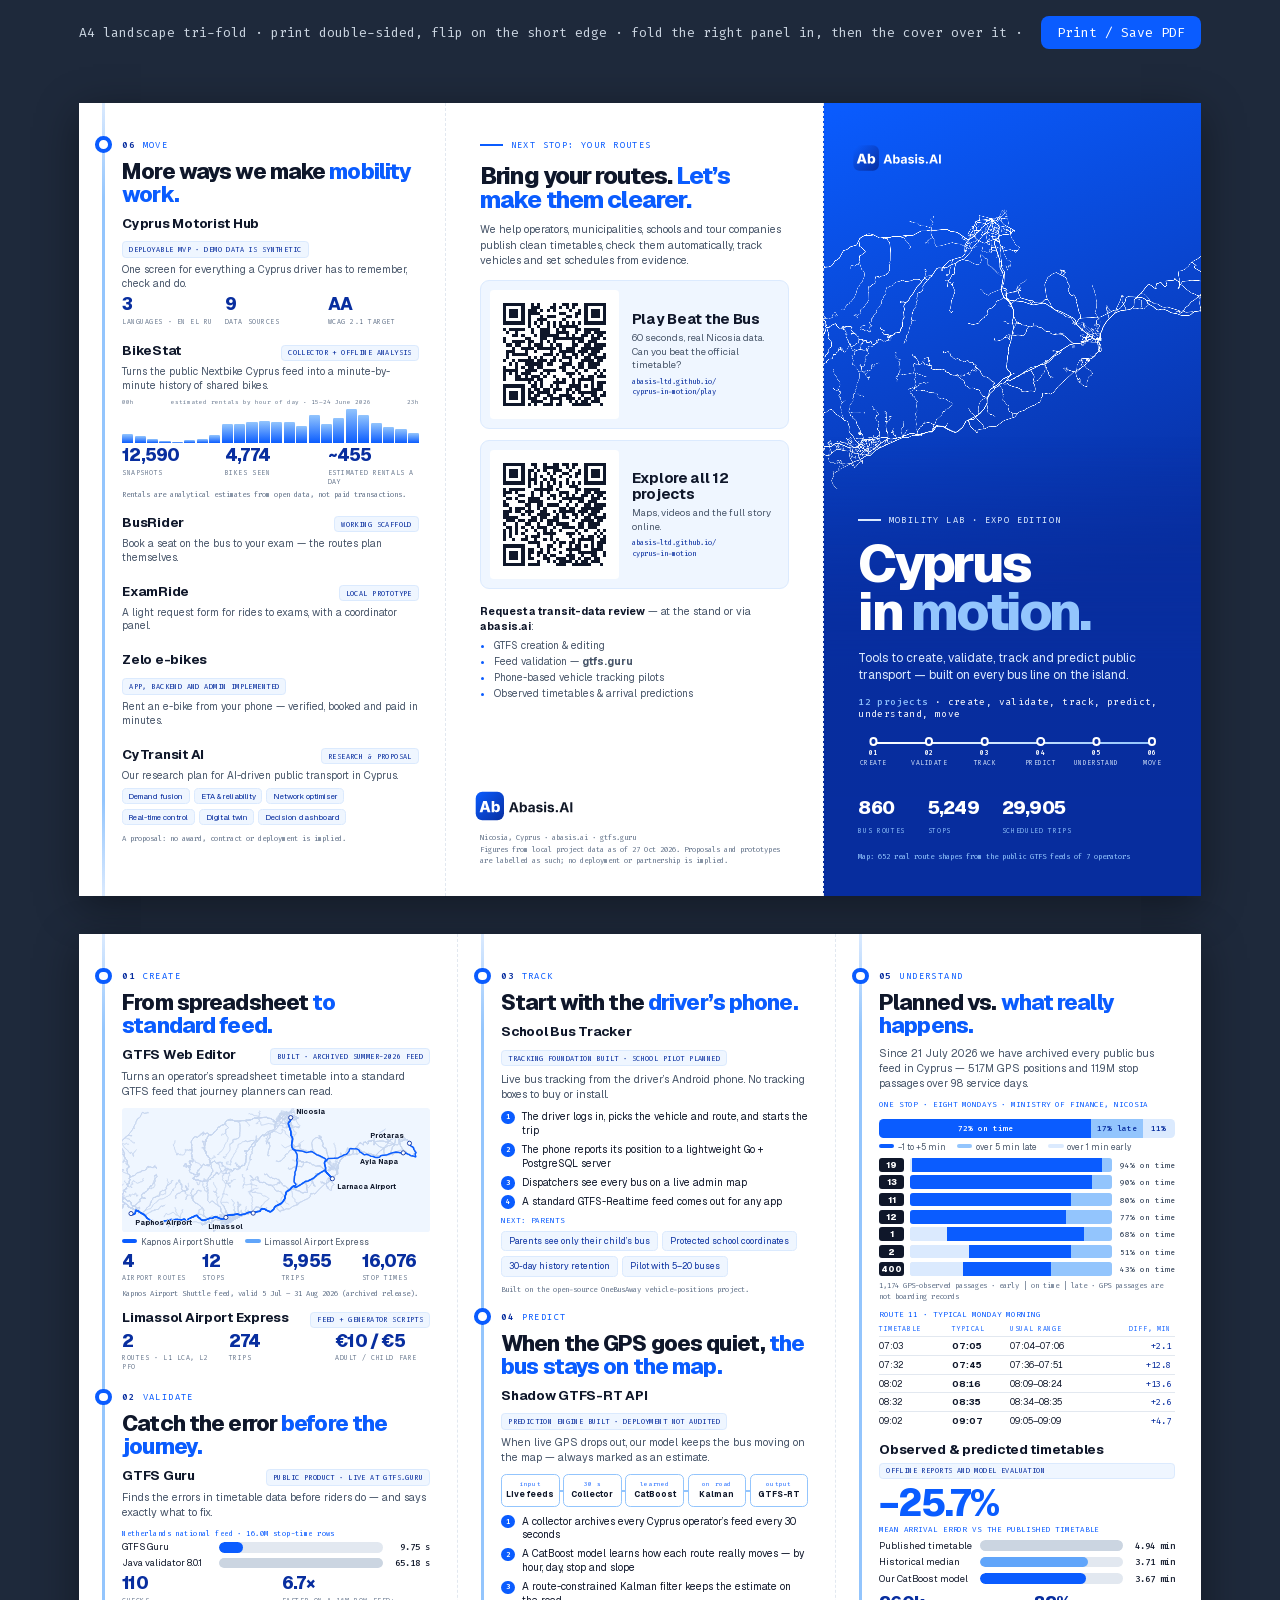
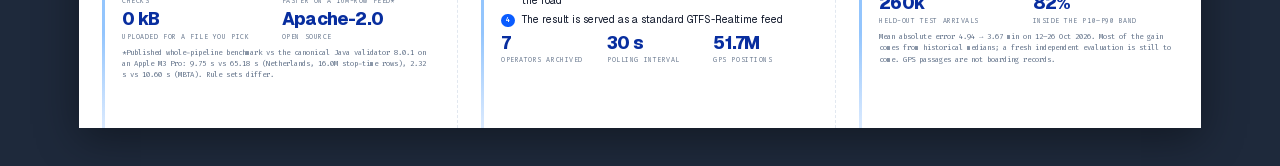
<file: brochure.html>
<!doctype html>
<html lang="en">
<head>
<meta charset="utf-8">
<meta name="viewport" content="width=device-width, initial-scale=1">
<title>Cyprus in Motion — Brochure</title>
<link rel="stylesheet" href="assets/fonts/fonts.css">
<style>
  /* Abasis.AI brand: logo gradient #0A5CFF → #082E9F, site blues, slate neutrals, Geist + Fira Code.
     Project copy, numbers, statuses and notes are filled from data/projects.js (data-p / data-nums). */
  :root {
    --blue: #0A5CFF; --blue-deep: #082E9F; --blue-site: #2563EB; --blue-mid: #60A5FA;
    --blue-soft: #93C5FD; --blue-pale: #DBEAFE; --blue-wash: #EFF6FF;
    --ink: #0F172A; --slate: #475569; --muted: #64748B; --rule: #E2E8F0; --gray: #CBD5E1;
    --sans: "Geist", system-ui, -apple-system, "Helvetica Neue", Arial, sans-serif;
    --mono: "Fira Code", "SF Mono", Menlo, Consolas, monospace;
    --rail-x: 6.2mm;
  }
  * { box-sizing: border-box; }
  @page { size: A4 landscape; margin: 0; }
  html, body { margin: 0; }
  body { background: #1E293B; color: var(--ink); font-family: var(--sans); -webkit-font-smoothing: antialiased; -webkit-print-color-adjust: exact; print-color-adjust: exact; }
  .sheet { width: 297mm; height: 210mm; margin: 10mm auto; display: grid; grid-template-columns: 97mm 100mm 100mm; background: #fff; box-shadow: 0 10px 40px rgba(0,0,0,.4); overflow: hidden; break-after: page; position: relative; }
  .sheet:last-child { break-after: auto; }
  .sheet.inside { grid-template-columns: 100mm 100mm 97mm; }
  @media print { body { background: none; } .sheet { margin: 0; box-shadow: none; } .help { display: none; } }
  .help { text-align: center; color: var(--gray); font-family: var(--mono); font-size: 13px; padding: 16px; }
  .help button { font: inherit; padding: 8px 16px; border-radius: 8px; border: 0; background: var(--blue); color: #fff; cursor: pointer; margin-left: 10px; }

  .panel { position: relative; padding: 9.5mm 7mm 8mm 11.5mm; display: flex; flex-direction: column; overflow: hidden; }
  .panel + .panel { border-left: .2mm dashed var(--rule); }
  .panel.plain { padding-left: 9mm; padding-right: 9mm; }
  /* the bus line that runs down each content panel; chapters are its stops */
  .rail { position: absolute; left: var(--rail-x); top: 0; bottom: 0; width: .7mm; background: linear-gradient(180deg, var(--blue-pale), var(--blue-soft) 12%, var(--blue-soft) 88%, var(--blue-pale)); }
  .stop-head { position: relative; display: flex; align-items: center; gap: 2mm; font-family: var(--mono); font-size: 6.6pt; letter-spacing: .16em; text-transform: uppercase; color: var(--blue); margin-bottom: 2.4mm; }
  .stop-head::before { content: ""; position: absolute; left: calc(var(--rail-x) + .35mm - 11.5mm - 2.2mm); top: 50%; width: 4.4mm; height: 4.4mm; margin-top: -2.2mm; border-radius: 50%; background: #fff; border: 1.3mm solid var(--blue); box-sizing: border-box; }
  .stop-head b { font-weight: 600; color: var(--blue-deep); }

  h1 { font-weight: 800; font-size: 40pt; line-height: .9; letter-spacing: -.05em; margin: 0 0 4mm; }
  h2 { font-weight: 800; font-size: 16.5pt; line-height: 1.04; letter-spacing: -.04em; margin: 0 0 2.4mm; }
  h1 em, h2 em { font-style: normal; color: var(--blue); }
  h3 { font-weight: 700; font-size: 10pt; margin: 0; letter-spacing: -.02em; }
  p { font-size: 8pt; line-height: 1.42; margin: 0 0 2.2mm; color: var(--slate); }
  p b { color: var(--ink); }
  .fine { font-family: var(--mono); font-size: 5.5pt; line-height: 1.55; color: var(--muted); }
  .proj { margin-bottom: 2.6mm; }
  .ph { display: flex; align-items: baseline; justify-content: space-between; gap: 2mm; margin-bottom: 1.2mm; }
  .status { flex: none; font-family: var(--mono); font-size: 5.2pt; letter-spacing: .06em; text-transform: uppercase; padding: .7mm 1.6mm; border-radius: 1mm; background: var(--blue-wash); color: var(--blue-deep); border: .2mm solid var(--blue-pale); white-space: nowrap; }
  .status.block { display: inline-block; white-space: normal; margin-bottom: 1.4mm; }
  .nums { display: grid; gap: 2mm 3mm; margin: 1.6mm 0 1.6mm; }
  .nums.c2 { grid-template-columns: 1fr 1fr; row-gap: 1.6mm; } .nums.c3 { grid-template-columns: repeat(3, 1fr); } .nums.c4 { grid-template-columns: repeat(4, 1fr); }
  .nums div b { display: block; font-weight: 800; font-size: 13pt; letter-spacing: -.045em; line-height: 1; color: var(--blue-deep); }
  .nums div span { display: block; font-family: var(--mono); font-size: 5pt; letter-spacing: .08em; text-transform: uppercase; color: var(--muted); margin-top: .9mm; line-height: 1.35; }
  ol.steps { list-style: none; counter-reset: s; margin: 0 0 2mm; padding: 0; }
  ol.steps li { counter-increment: s; position: relative; padding-left: 5.4mm; font-size: 7.6pt; line-height: 1.38; color: var(--ink); margin-bottom: 1.3mm; }
  ol.steps li::before { content: counter(s); position: absolute; left: 0; top: .1mm; width: 3.6mm; height: 3.6mm; border-radius: 50%; background: var(--blue); color: #fff; font-family: var(--mono); font-size: 5.4pt; font-weight: 600; display: grid; place-items: center; }
  .chips { display: flex; flex-wrap: wrap; gap: 1.2mm; margin: 1mm 0 2mm; }
  .chips span { font-size: 6.6pt; padding: .9mm 1.8mm; border-radius: 1.2mm; background: var(--blue-wash); color: var(--blue-deep); border: .2mm solid var(--blue-pale); }
  .label { font-family: var(--mono); font-size: 5.6pt; letter-spacing: .12em; text-transform: uppercase; color: var(--blue); margin: 2mm 0 1.4mm; }

  /* charts */
  .map svg { display: block; width: 100%; height: auto; }
  .legend { display: flex; flex-wrap: wrap; gap: 1mm 3mm; font-size: 6.2pt; color: var(--slate); margin: 1.2mm 0 1.6mm; }
  .legend i { display: inline-block; width: 4mm; height: 1.1mm; border-radius: 1mm; margin-right: 1mm; vertical-align: .4mm; }
  .race .row { display: grid; grid-template-columns: 24mm 1fr 11mm; align-items: center; gap: 1.6mm; font-size: 7pt; margin-bottom: 1mm; }
  .race .row b { font-family: var(--mono); font-size: 6.6pt; font-weight: 500; text-align: right; }
  .race .tr { height: 2.8mm; border-radius: 2mm; background: var(--rule); overflow: hidden; }
  .race .tr div { height: 100%; border-radius: 2mm; }
  .race .cap { font-family: var(--mono); font-size: 5.4pt; color: var(--blue); letter-spacing: .06em; margin-bottom: 1mm; }
  .split { display: flex; height: 5.2mm; border-radius: 1.2mm; overflow: hidden; margin: 1.2mm 0 1mm; }
  .split div { display: flex; align-items: center; justify-content: center; font-family: var(--mono); font-size: 6pt; font-weight: 500; }
  .prow { display: grid; grid-template-columns: 6.6mm 1fr 15mm; align-items: center; gap: 1.6mm; margin-bottom: 1mm; }
  .prow .rn { height: 3.6mm; border-radius: .8mm; background: var(--ink); color: #fff; font-weight: 800; font-size: 6.4pt; display: grid; place-items: center; }
  .prow .pb { display: flex; height: 3.6mm; border-radius: .8mm; overflow: hidden; background: var(--rule); }
  .prow b { font-family: var(--mono); font-size: 5.8pt; font-weight: 500; color: var(--slate); text-align: right; white-space: nowrap; }
  table.tt { width: 100%; border-collapse: collapse; font-size: 6.8pt; margin-bottom: 1.4mm; font-variant-numeric: tabular-nums; }
  table.tt th { font-family: var(--mono); font-weight: 400; font-size: 5pt; letter-spacing: .1em; text-transform: uppercase; color: var(--blue); text-align: left; padding: 0 1mm .9mm 0; }
  table.tt td { padding: .75mm 1mm .75mm 0; border-top: .2mm solid var(--rule); }
  table.tt td.hl { font-weight: 700; }
  table.tt td.d { font-family: var(--mono); color: var(--blue-deep); text-align: right; }
  .big { font-weight: 800; font-size: 28pt; letter-spacing: -.055em; line-height: 1; color: var(--blue); }
  .big + .label { margin-top: 1mm; }
  .bars .row { display: grid; grid-template-columns: 25mm 1fr 12mm; align-items: center; gap: 1.6mm; font-size: 7pt; margin-bottom: 1.2mm; }
  .bars .row b { font-family: var(--mono); font-size: 6.6pt; font-weight: 500; text-align: right; }
  .bars .tr { height: 2.8mm; border-radius: 2mm; background: var(--rule); overflow: hidden; }
  .bars .tr div { height: 100%; border-radius: 2mm; }
  .pipe { display: grid; grid-template-columns: repeat(5, 1fr); gap: 1mm; margin: 1.6mm 0 2mm; position: relative; }
  .pipe::before { content: ""; position: absolute; left: 6mm; right: 6mm; top: 50%; height: .4mm; background: var(--blue-soft); }
  .pipe div { position: relative; text-align: center; padding: 1.6mm .6mm; border-radius: 1.4mm; background: #fff; border: .25mm solid var(--blue-soft); font-size: 6pt; font-weight: 700; line-height: 1.2; }
  .pipe div small { display: block; font-family: var(--mono); font-weight: 400; font-size: 4.6pt; color: var(--blue); margin-bottom: .6mm; letter-spacing: .04em; }
  .spark { display: flex; align-items: flex-end; gap: .35mm; height: 9mm; margin: .8mm 0 .6mm; }
  .flap p { font-size: 7.6pt; line-height: 1.36; margin-bottom: 1.4mm; }
  .flap .proj { margin-bottom: 3.4mm; }
  .flap .nums { margin: 1mm 0 1mm; }
  .flap .chips span { font-size: 5.8pt; padding: .6mm 1.4mm; }
  .spark div { flex: 1; background: linear-gradient(180deg, var(--blue-soft), var(--blue)); border-radius: .3mm .3mm 0 0; }
  .spark-axis { display: flex; justify-content: space-between; font-family: var(--mono); font-size: 4.6pt; color: var(--muted); }

  /* outside */
  .dark { background: linear-gradient(160deg, var(--blue) 0%, var(--blue-deep) 62%); color: #fff; padding: 10mm 9mm 9mm; }
  .dark p { color: var(--blue-pale); }
  .dark .fine { color: var(--blue-soft); }
  .dark h1 em { color: var(--blue-soft); }
  .mapwrap { position: absolute; inset: 0; }
  .mapwrap canvas { width: 100%; height: 100%; display: block; }
  .logo { height: 9mm; width: auto; align-self: flex-start; display: block; position: relative; z-index: 1; }
  .cover-text { position: relative; z-index: 1; margin-top: auto; }
  .kicker { font-family: var(--mono); font-size: 6.6pt; letter-spacing: .16em; text-transform: uppercase; margin-bottom: 3.4mm; color: var(--blue); display: flex; align-items: center; gap: 2mm; }
  .kicker::before { content: ""; width: 6mm; height: .5mm; background: currentColor; }
  .dark .kicker { color: var(--blue-pale); }
  .tagline { font-family: var(--mono); font-size: 7pt; letter-spacing: .04em; color: #fff; margin: 0 0 4.4mm; }
  .tagline b { color: var(--blue-soft); font-weight: 500; }
  .cover-line { position: relative; height: 12.5mm; margin: 0 4mm 4mm; }
  .cover-line::before { content: ""; position: absolute; left: 0; right: 0; top: 1.5mm; height: .6mm; border-radius: 1mm; background: linear-gradient(90deg, #fff, var(--blue-soft)); }
  .cover-line span { position: absolute; top: 0; transform: translateX(-50%); display: flex; flex-direction: column; align-items: center; gap: .5mm; font-family: var(--mono); font-size: 4.8pt; letter-spacing: .08em; text-transform: uppercase; color: var(--blue-pale); white-space: nowrap; line-height: 1.2; }
  .cover-line span b { font-weight: 600; color: #fff; margin-top: .7mm; }
  .cover-line span::before { content: ""; width: 2.2mm; height: 2.2mm; border-radius: 50%; background: var(--blue-deep); border: .7mm solid #fff; box-sizing: border-box; margin-top: .25mm; order: -1; }
  .cover-stats { display: flex; gap: 6mm; margin-bottom: 3.4mm; }
  .cover-stats b { display: block; font-size: 14pt; font-weight: 800; letter-spacing: -.04em; line-height: 1; }
  .cover-stats span { font-family: var(--mono); font-size: 5pt; letter-spacing: .1em; text-transform: uppercase; color: var(--blue-soft); }
  .qrs { display: flex; flex-direction: column; gap: 3mm; margin: 1mm 0 4mm; }
  .qrrow { display: grid; grid-template-columns: 34mm 1fr; gap: 3.4mm; align-items: center; padding: 2.4mm; border-radius: 2.4mm; background: var(--blue-wash); border: .25mm solid var(--blue-pale); }
  .qrrow img { width: 34mm; height: 34mm; display: block; border-radius: 1mm; }
  .qrrow h3 { font-size: 11pt; margin-bottom: 1mm; line-height: 1.1; }
  .qrrow p { font-size: 7.2pt; margin-bottom: 1.4mm; }
  .qrrow .url { font-family: var(--mono); font-size: 5.4pt; color: var(--blue-deep); line-height: 1.4; white-space: nowrap; }
  ul.svc { margin: 0 0 3mm; padding-left: 3.6mm; font-size: 7.6pt; line-height: 1.55; color: var(--slate); }
  ul.svc li::marker { color: var(--blue); }
  .terminus { position: relative; display: flex; align-items: center; gap: 2mm; font-family: var(--mono); font-size: 6.6pt; letter-spacing: .16em; text-transform: uppercase; color: var(--blue); margin-bottom: 2.4mm; }
</style>
</head>
<body>
<div class="help">A4 landscape tri-fold · print double-sided, flip on the short edge · fold the right panel in, then the cover over it · <button onclick="print()">Print / Save PDF</button></div>

<!-- OUTSIDE (page 1): inner flap · back · cover -->
<div class="sheet">
  <section class="panel flap">
    <div class="rail"></div>
    <div class="stop-head"><b>06</b> Move</div>
    <h2>More ways we make <em>mobility work.</em></h2>
    <div class="proj">
      <div class="ph"><h3>Cyprus Motorist Hub</h3></div>
      <span class="status block" data-p="motorist.status"></span>
      <p data-p="motorist.one"></p>
      <div class="nums c3" data-nums="motorist"></div>
    </div>
    <div class="proj">
      <div class="ph"><h3>BikeStat</h3><span class="status" data-p="bikestat.status"></span></div>
      <p data-p="bikestat.one"></p>
      <div class="spark-axis"><span>00h</span><span>estimated rentals by hour of day · 15–24 June 2026</span><span>23h</span></div>
      <div class="spark" id="spark"></div>
      <div class="nums c3" data-nums="bikestat"></div>
      <div class="fine" data-p="bikestat.note"></div>
    </div>
    <div class="proj">
      <div class="ph"><h3>BusRider</h3><span class="status" data-p="busrider.status"></span></div>
      <p data-p="busrider.one"></p>
    </div>
    <div class="proj">
      <div class="ph"><h3>ExamRide</h3><span class="status" data-p="examride.status"></span></div>
      <p data-p="examride.one"></p>
    </div>
    <div class="proj">
      <div class="ph"><h3>Zelo e-bikes</h3></div>
      <span class="status block" data-p="zelo.status"></span>
      <p data-p="zelo.one"></p>
    </div>
    <div class="proj" style="margin-bottom:0">
      <div class="ph"><h3>CyTransit AI</h3><span class="status" data-p="cytransit.status"></span></div>
      <p data-p="cytransit.one"></p>
      <div class="chips" data-chips="cytransit"></div>
      <div class="fine" data-p="cytransit.note"></div>
    </div>
  </section>

  <section class="panel plain">
    <div class="kicker">Next stop: your routes</div>
    <h2 style="font-size:18pt">Bring your routes. <em>Let’s make them clearer.</em></h2>
    <p>We help operators, municipalities, schools and tour companies publish clean timetables, check them automatically, track vehicles and set schedules from evidence.</p>
    <div class="qrs">
      <div class="qrrow">
        <img src="assets/qr-play.svg" alt="QR code: play Beat the Bus">
        <div><h3>Play Beat the Bus</h3><p>60 seconds, real Nicosia data. Can you beat the official timetable?</p><div class="url">abasis-ltd.github.io/<br>cyprus-in-motion/play</div></div>
      </div>
      <div class="qrrow">
        <img src="assets/qr-site.svg" alt="QR code: explore all projects">
        <div><h3>Explore all 12 projects</h3><p>Maps, videos and the full story online.</p><div class="url">abasis-ltd.github.io/<br>cyprus-in-motion</div></div>
      </div>
    </div>
    <p style="margin-bottom:1.2mm"><b>Request a transit-data review</b> — at the stand or via <b>abasis.ai</b>:</p>
    <ul class="svc">
      <li>GTFS creation &amp; editing</li>
      <li>Feed validation — <b>gtfs.guru</b></li>
      <li>Phone-based vehicle tracking pilots</li>
      <li>Observed timetables &amp; arrival predictions</li>
    </ul>
    <div style="margin-top:auto">
      <img class="logo" src="assets/abasis-logo.svg" alt="Abasis.AI" style="height:10mm;margin:0 0 2mm -2.6mm">
      <div class="fine">Nicosia, Cyprus · abasis.ai · gtfs.guru<br>Figures from local project data as of 27 Oct 2026. Proposals and prototypes are labelled as such; no deployment or partnership is implied.</div>
    </div>
  </section>

  <section class="panel dark">
    <div class="mapwrap"><canvas id="cover"></canvas></div>
    <img class="logo" src="assets/abasis-logo-white.svg" alt="Abasis.AI" style="margin-left:-2.4mm">
    <div class="cover-text">
      <div class="kicker">Mobility Lab · Expo edition</div>
      <h1>Cyprus<br>in <em>motion.</em></h1>
      <p style="font-size:9pt;margin-bottom:3mm">Tools to create, validate, track and predict public transport — built on every bus line on the island.</p>
      <div class="tagline"><b>12 projects</b> · create, validate, track, predict, understand, move</div>
      <div class="cover-line" id="coverLine"></div>
      <div class="cover-stats" id="coverStats"></div>
      <div class="fine">Map: 652 real route shapes from the public GTFS feeds of 7 operators</div>
    </div>
  </section>
</div>

<!-- INSIDE (page 2): create + validate · track + predict · understand -->
<div class="sheet inside">
  <section class="panel">
    <div class="rail"></div>
    <div class="stop-head"><b>01</b> Create</div>
    <h2>From spreadsheet <em>to standard feed.</em></h2>
    <div class="proj">
      <div class="ph"><h3>GTFS Web Editor</h3><span class="status" data-p="kapnos.status"></span></div>
      <p data-p="kapnos.one"></p>
      <div class="map" id="airportMap"></div>
      <div class="legend"><span><i style="background:var(--blue)"></i>Kapnos Airport Shuttle</span><span><i style="background:var(--blue-mid)"></i>Limassol Airport Express</span></div>
      <div class="nums c4" data-nums="kapnos"></div>
      <div class="fine" data-p="kapnos.note"></div>
    </div>
    <div class="proj">
      <div class="ph"><h3>Limassol Airport Express</h3><span class="status" data-p="limassol.status"></span></div>
      <div class="nums c3" data-nums="limassol" style="margin-top:.6mm"></div>
    </div>
    <div class="stop-head" style="margin-top:1mm"><b>02</b> Validate</div>
    <h2>Catch the error <em>before the journey.</em></h2>
    <div class="proj" style="margin-bottom:0">
      <div class="ph"><h3>GTFS Guru</h3><span class="status" data-p="guru.status"></span></div>
      <p data-p="guru.one"></p>
      <div class="race">
        <div class="cap">Netherlands national feed · 16.0M stop-time rows</div>
        <div class="row"><span>GTFS Guru</span><div class="tr"><div style="width:15%;background:var(--blue)"></div></div><b>9.75 s</b></div>
        <div class="row"><span>Java validator 8.0.1</span><div class="tr"><div style="width:100%;background:var(--gray)"></div></div><b>65.18 s</b></div>
      </div>
      <div class="nums c2" data-nums="guru"></div>
      <div class="fine" data-p="guru.note"></div>
    </div>
  </section>

  <section class="panel">
    <div class="rail"></div>
    <div class="stop-head"><b>03</b> Track</div>
    <h2>Start with the <em>driver’s phone.</em></h2>
    <div class="proj">
      <div class="ph"><h3>School Bus Tracker</h3></div>
      <span class="status block" data-p="schoolbus.status"></span>
      <p data-p="schoolbus.one"></p>
      <ol class="steps" data-steps="schoolbus"></ol>
      <div class="label">Next: parents</div>
      <div class="chips" data-chips-of="schoolbus.next"></div>
      <div class="fine" data-p="schoolbus.note"></div>
    </div>
    <div class="stop-head" style="margin-top:1.4mm"><b>04</b> Predict</div>
    <h2>When the GPS goes quiet, <em>the bus stays on the map.</em></h2>
    <div class="proj" style="margin-bottom:0">
      <div class="ph"><h3>Shadow GTFS-RT API</h3></div>
      <span class="status block" data-p="shadow.status"></span>
      <p data-p="shadow.one"></p>
      <div class="pipe">
        <div><small>input</small>Live feeds</div>
        <div><small>30 s</small>Collector</div>
        <div><small>learned</small>CatBoost</div>
        <div><small>on road</small>Kalman</div>
        <div><small>output</small>GTFS-RT</div>
      </div>
      <ol class="steps" data-steps="shadow"></ol>
      <div class="nums c3" data-nums="shadow"></div>
    </div>
  </section>

  <section class="panel">
    <div class="rail"></div>
    <div class="stop-head"><b>05</b> Understand</div>
    <h2>Planned vs. <em>what really happens.</em></h2>
    <p>Since 21 July 2026 we have archived every public bus feed in Cyprus — 51.7M GPS positions and 11.9M stop passages over 98 service days.</p>
    <div class="label" style="margin-top:0">One stop · eight Mondays · Ministry of Finance, Nicosia</div>
    <div class="split" id="split"></div>
    <div class="legend" style="margin-top:0"><span><i style="background:var(--blue)"></i>−1 to +5 min</span><span><i style="background:var(--blue-soft)"></i>over 5 min late</span><span><i style="background:var(--blue-pale)"></i>over 1 min early</span></div>
    <div id="routes"></div>
    <div class="label">Route 11 · typical Monday morning</div>
    <table class="tt" id="tt"></table>
    <div class="ph" style="margin-top:1.6mm"><h3>Observed &amp; predicted timetables</h3></div>
    <span class="status block" data-p="timetable.status"></span>
    <div class="big">−25.7%</div>
    <div class="label">mean arrival error vs the published timetable</div>
    <div class="bars">
      <div class="row"><span>Published timetable</span><div class="tr"><div style="width:100%;background:var(--gray)"></div></div><b>4.94 min</b></div>
      <div class="row"><span>Historical median</span><div class="tr"><div style="width:75.2%;background:var(--blue-mid)"></div></div><b>3.71 min</b></div>
      <div class="row"><span>Our CatBoost model</span><div class="tr"><div style="width:74.3%;background:var(--blue)"></div></div><b>3.67 min</b></div>
    </div>
    <div class="nums c2" id="ttNums"></div>
    <div class="fine" data-p="timetable.note"></div>
  </section>
</div>

<script src="data/network.js"></script>
<script src="data/overlays.js"></script>
<script src="data/timetable.js"></script>
<script src="data/projects.js"></script>
<script>
(() => {
  'use strict';
  const PR = Object.fromEntries(window.PROJECTS.map(p => [p.id, p]));
  const O = window.OVERLAYS, N = window.NETWORK, TT = window.TIMETABLE;
  const get = path => path.split('.').reduce((o, k) => o && o[k], PR);
  const esc = s => String(s).replace(/&/g, '&amp;').replace(/</g, '&lt;');

  // copy straight from data/projects.js
  document.querySelectorAll('[data-p]').forEach(el => { el.textContent = get(el.dataset.p); });
  document.querySelectorAll('[data-nums]').forEach(el => {
    el.innerHTML = PR[el.dataset.nums].numbers.map(([v, l]) => `<div><b>${esc(v)}</b><span>${esc(l)}</span></div>`).join('');
  });
  document.querySelectorAll('[data-steps]').forEach(el => { el.innerHTML = PR[el.dataset.steps].steps.map(s => `<li>${esc(s)}</li>`).join(''); });
  document.querySelectorAll('[data-chips]').forEach(el => { el.innerHTML = PR[el.dataset.chips].steps.map(s => `<span>${esc(s)}</span>`).join(''); });
  document.querySelectorAll('[data-chips-of]').forEach(el => { el.innerHTML = get(el.dataset.chipsOf).map(s => `<span>${esc(s)}</span>`).join(''); });
  // the timetable project's headline numbers sit beside the big −25.7%, so show the other two
  document.getElementById('ttNums').innerHTML = PR.timetable.numbers.slice(1).map(([v, l]) => `<div><b>${esc(v)}</b><span>${esc(l)}</span></div>`).join('');

  // cover: chapter line and network counts
  const chapters = window.CHAPTERS;
  document.getElementById('coverLine').innerHTML = chapters.map((c, i) => `<span style="left:${i * 20}%"><b>${c.n}</b>${c.title}</span>`).join('');
  const C = N.counts;
  document.getElementById('coverStats').innerHTML = [[C.routes, 'bus routes'], [C.stops, 'stops'], [C.trips, 'scheduled trips']]
    .map(([v, l]) => `<div><b>${v.toLocaleString('en-US')}</b><span>${l}</span></div>`).join('');

  // airport shuttle map: both feeds over the whole public network (vector, real shapes)
  (() => {
    const lines = [...O.kapnos.lines, ...O.limassol.lines];
    const b = [1e9, 1e9, -1e9, -1e9];
    lines.forEach(l => { for (let i = 0; i < l.p.length; i += 2) { b[0] = Math.min(b[0], l.p[i]); b[1] = Math.min(b[1], l.p[i + 1]); b[2] = Math.max(b[2], l.p[i]); b[3] = Math.max(b[3], l.p[i + 1]); } });
    const pad = 260; b[0] -= pad; b[1] -= pad * 1.1; b[2] += pad * 1.6; b[3] += pad;
    const w = b[2] - b[0], h = b[3] - b[1];
    const inView = p => { for (let i = 0; i < p.length; i += 2) if (p[i] > b[0] && p[i] < b[2] && p[i + 1] > b[1] && p[i + 1] < b[3]) return true; return false; };
    const d = p => { let s = ''; for (let i = 0; i < p.length; i += 2) s += (i ? 'L' : 'M') + Math.round(p[i]) + ' ' + Math.round(p[i + 1]); return s; };
    const net = N.shapes.filter(s => inView(s.p)).map(s => d(s.p)).join('');
    const kap = O.kapnos.lines.map(l => `<path d="${d(l.p)}"/>`).join('');
    const lim = O.limassol.lines.map(l => `<path d="${d(l.p)}"/>`).join('');
    const places = {};
    [...O.kapnos.stops, ...O.limassol.stops].forEach(s => {
      const name = s.name === 'Limassol tourist area' ? null : s.name;
      if (name && !places[name]) places[name] = s;
    });
    const anchor = { 'Paphos Airport': ['start', 120, 330], 'Larnaca Airport': ['start', 150, 300], 'Nicosia': ['start', 150, -120], 'Protaras': ['end', -160, -150], 'Ayia Napa': ['end', -150, 320], 'Limassol': ['middle', 0, 340] };
    const labels = Object.entries(places).map(([n, s]) => {
      const [a, dx, dy] = anchor[n] || ['start', 150, 0];
      return `<text x="${s.x + dx}" y="${s.y + dy}" text-anchor="${a}">${n}</text>`;
    }).join('');
    const dots = Object.values(places).concat(O.limassol.stops.filter(s => s.name === 'Limassol tourist area'))
      .map(s => `<circle cx="${s.x}" cy="${s.y}" r="62"/>`).join('');
    document.getElementById('airportMap').innerHTML =
      `<svg viewBox="${b[0]} ${b[1]} ${w} ${h}" preserveAspectRatio="xMidYMid meet">
        <rect x="${b[0]}" y="${b[1]}" width="${w}" height="${h}" rx="90" fill="#EFF6FF"/>
        <path d="${net}" fill="none" stroke="#C7D7EE" stroke-width="16" stroke-linecap="round" stroke-linejoin="round"/>
        <g fill="none" stroke="#60A5FA" stroke-width="58" stroke-linecap="round" stroke-linejoin="round" stroke-dasharray="1 110">${lim}</g>
        <g fill="none" stroke="#60A5FA" stroke-width="30" stroke-linecap="round" stroke-linejoin="round">${lim}</g>
        <g fill="none" stroke="#0A5CFF" stroke-width="44" stroke-linecap="round" stroke-linejoin="round">${kap}</g>
        <g fill="#fff" stroke="#082E9F" stroke-width="26">${dots}</g>
        <g font-family="Geist, system-ui, sans-serif" font-size="205" font-weight="700" fill="#0F172A" paint-order="stroke" stroke="#EFF6FF" stroke-width="44" stroke-linejoin="round">${labels}</g>
      </svg>`;
  })();

  // BikeStat: estimated rentals by hour of day (real data)
  const hours = O.bikestat.hourly, hmax = Math.max(...hours);
  document.getElementById('spark').innerHTML = hours.map(v => `<div style="height:${(v / hmax * 100).toFixed(1)}%"></div>`).join('');

  // Ministry of Finance stop: overall split and route by route (real data)
  const ov = O.punctuality.overall;
  document.getElementById('split').innerHTML =
    `<div style="width:${ov.within}%;background:var(--blue);color:#fff">${Math.round(ov.within)}% on time</div>` +
    `<div style="width:${ov.late}%;background:var(--blue-soft);color:var(--blue-deep)">${Math.round(ov.late)}% late</div>` +
    `<div style="width:${ov.early}%;background:var(--blue-pale);color:var(--blue-deep)">${Math.round(ov.early)}%</div>`;
  document.getElementById('routes').innerHTML = [...O.punctuality.routes].sort((a, b) => b.within - a.within).map(r =>
    `<div class="prow"><div class="rn">${r.route}</div><div class="pb"><div style="width:${r.early}%;background:var(--blue-pale)"></div><div style="width:${r.within}%;background:var(--blue)"></div><div style="width:${r.late}%;background:var(--blue-soft)"></div></div><b>${Math.round(r.within)}% on time</b></div>`
  ).join('') + `<div class="fine" style="margin-top:.4mm">${ov.records.toLocaleString('en-US')} GPS-observed passages · early | on time | late · GPS passages are not boarding records</div>`;

  // Route 11 at the same stop: published vs typical observed (real data)
  const hhmm = s => { const m = Math.round(s / 60); return String(Math.floor(m / 60) % 24).padStart(2, '0') + ':' + String(m % 60).padStart(2, '0'); };
  const rows = TT.rows.filter(r => r.route_short_name === '11' && r.sufficient_history && r.scheduled_seconds >= 7 * 3600).slice(0, 5);
  document.getElementById('tt').innerHTML = '<tr><th>Timetable</th><th>Typical</th><th>Usual range</th><th style="text-align:right">Diff, min</th></tr>' +
    rows.map(r => { const dm = (r.median_seconds - r.scheduled_seconds) / 60; return `<tr><td>${hhmm(r.scheduled_seconds)}</td><td class="hl">${hhmm(r.median_seconds)}</td><td>${hhmm(r.p10_seconds)}–${hhmm(r.p90_seconds)}</td><td class="d">${dm < 0 ? '−' : '+'}${Math.abs(dm).toFixed(1)}</td></tr>`; }).join('');

  // cover map: the real network in white and light blues, fading into the gradient
  (() => {
    const pal = { Nicosia: '#ffffff', Limassol: '#dbeafe', Larnaca: '#ffffff', Paphos: '#bfdbfe', Famagusta: '#dbeafe', Intercity: '#93c5fd', 'Airport express': '#ffffff', Other: '#93c5fd' };
    const cv = document.getElementById('cover'), ctx = cv.getContext('2d');
    const W = cv.clientWidth, H = cv.clientHeight, k = 4;
    cv.width = W * k; cv.height = H * k;
    const s = (W * k) / 5200, ox = -3600 * s, oy = H * k * .1;
    ctx.setTransform(s, 0, 0, s, ox, oy);
    ctx.lineJoin = ctx.lineCap = 'round';
    ctx.globalCompositeOperation = 'lighter';
    for (const sh of N.shapes) {
      ctx.beginPath(); ctx.moveTo(sh.p[0], sh.p[1]);
      for (let i = 2; i < sh.p.length; i += 2) ctx.lineTo(sh.p[i], sh.p[i + 1]);
      ctx.strokeStyle = pal[sh.a] + '22'; ctx.lineWidth = 9; ctx.stroke();
      ctx.strokeStyle = pal[sh.a] + 'b0'; ctx.lineWidth = 2.4; ctx.stroke();
    }
    ctx.globalCompositeOperation = 'source-over';
    ctx.setTransform(1, 0, 0, 1, 0, 0);
    const g = ctx.createLinearGradient(0, 0, 0, H * k);
    g.addColorStop(0, 'rgba(8,46,159,0)'); g.addColorStop(.42, 'rgba(8,46,159,0)'); g.addColorStop(.7, 'rgba(8,46,159,.96)');
    ctx.fillStyle = g; ctx.fillRect(0, 0, W * k, H * k);
  })();
})();
</script>
</body>
</html>
</file>
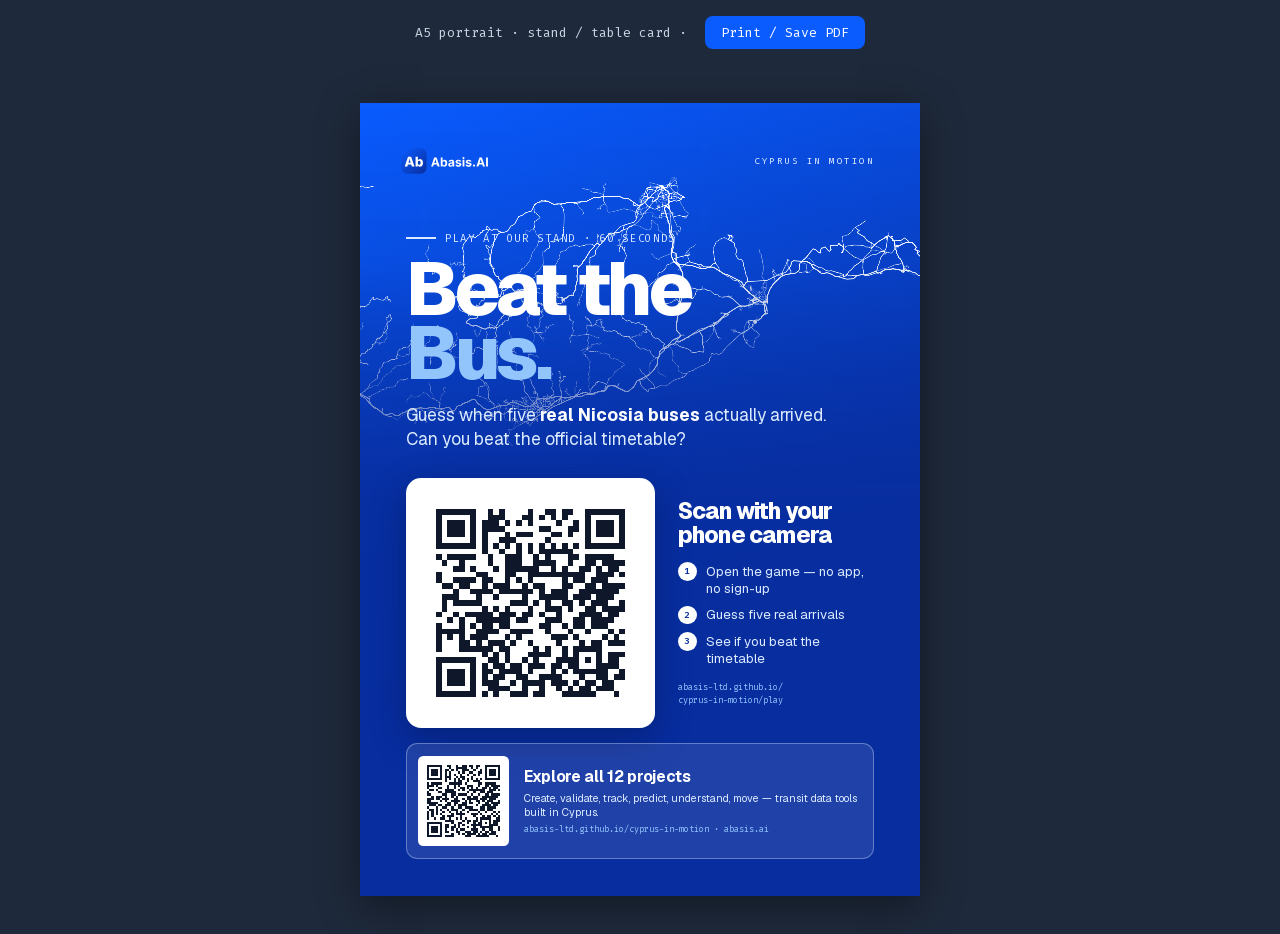
<file: card.html>
<!doctype html>
<html lang="en">
<head>
<meta charset="utf-8">
<meta name="viewport" content="width=device-width, initial-scale=1">
<title>Beat the Bus — Stand Card</title>
<link rel="stylesheet" href="assets/fonts/fonts.css">
<style>
  /* A5 stand card: brand gradient, legible from 1–2 m, QR to the phone game. */
  :root {
    --blue: #0A5CFF; --blue-deep: #082E9F; --blue-mid: #60A5FA; --blue-soft: #93C5FD; --blue-pale: #DBEAFE;
    --ink: #0F172A; --slate: #475569;
    --sans: "Geist", system-ui, -apple-system, "Helvetica Neue", Arial, sans-serif;
    --mono: "Fira Code", "SF Mono", Menlo, Consolas, monospace;
  }
  * { box-sizing: border-box; }
  @page { size: A5 portrait; margin: 0; }
  html, body { margin: 0; }
  body { background: #1E293B; font-family: var(--sans); color: #fff; -webkit-font-smoothing: antialiased; -webkit-print-color-adjust: exact; print-color-adjust: exact; }
  .help { text-align: center; color: #CBD5E1; font-family: var(--mono); font-size: 13px; padding: 16px; }
  .help button { font: inherit; padding: 8px 16px; border-radius: 8px; border: 0; background: var(--blue); color: #fff; cursor: pointer; margin-left: 10px; }
  .card-page { position: relative; width: 148mm; height: 210mm; margin: 10mm auto; overflow: hidden; padding: 11mm 12mm 10mm; display: flex; flex-direction: column;
    background: linear-gradient(160deg, var(--blue) 0%, var(--blue-deep) 64%); box-shadow: 0 10px 40px rgba(0,0,0,.4); }
  /* print rules come after the screen layout so they win */
  @media print { html, body { height: 210mm; overflow: hidden; } body { background: none; } .card-page { margin: 0; box-shadow: none; } .help { display: none; } }
  .bg { position: absolute; inset: 0; }
  .bg canvas { width: 100%; height: 100%; display: block; }
  .top { position: relative; display: flex; justify-content: space-between; align-items: center; }
  .top img { height: 9mm; margin-left: -2.4mm; }
  .top span { font-family: var(--mono); font-size: 7pt; letter-spacing: .16em; text-transform: uppercase; color: var(--blue-pale); }
  .kicker { position: relative; font-family: var(--mono); font-size: 8pt; letter-spacing: .16em; text-transform: uppercase; color: var(--blue-pale); display: flex; align-items: center; gap: 2.4mm; margin: 14mm 0 3mm; }
  .kicker::before { content: ""; width: 8mm; height: .6mm; background: currentColor; }
  h1 { position: relative; font-weight: 800; font-size: 56pt; line-height: .86; letter-spacing: -.055em; margin: 0 0 5mm; }
  h1 em { font-style: normal; color: var(--blue-soft); }
  .pitch { position: relative; font-size: 13pt; line-height: 1.38; color: var(--blue-pale); margin: 0 0 7mm; max-width: 112mm; }
  .pitch b { color: #fff; }
  .scan { position: relative; display: grid; grid-template-columns: 66mm 1fr; gap: 6mm; align-items: center; }
  .qr { background: #fff; border-radius: 4mm; padding: 2mm; box-shadow: 0 3mm 9mm rgba(4,20,80,.45); }
  .qr img { display: block; width: 62mm; height: 62mm; }
  .scan h2 { font-weight: 800; font-size: 17pt; line-height: 1.08; letter-spacing: -.035em; margin: 0 0 4mm; }
  .scan ol { list-style: none; counter-reset: s; margin: 0 0 4mm; padding: 0; }
  .scan li { counter-increment: s; position: relative; padding-left: 7.4mm; font-size: 10pt; line-height: 1.3; margin-bottom: 2.4mm; color: var(--blue-pale); }
  .scan li::before { content: counter(s); position: absolute; left: 0; top: -.2mm; width: 5mm; height: 5mm; border-radius: 50%; background: #fff; color: var(--blue-deep); font-family: var(--mono); font-size: 7pt; font-weight: 600; display: grid; place-items: center; }
  .scan .url { font-family: var(--mono); font-size: 6.4pt; color: var(--blue-soft); line-height: 1.45; }
  .foot { position: relative; margin-top: auto; display: grid; grid-template-columns: 24mm 1fr; gap: 4mm; align-items: center; padding: 3mm; border-radius: 3mm; background: rgba(255,255,255,.1); border: .25mm solid rgba(219,234,254,.35); }
  .foot img { display: block; width: 24mm; height: 24mm; border-radius: 1.4mm; }
  .foot b { display: block; font-size: 11.5pt; letter-spacing: -.02em; margin-bottom: 1mm; }
  .foot span { display: block; font-size: 8pt; color: var(--blue-pale); line-height: 1.35; }
  .foot .url { font-family: var(--mono); font-size: 6.4pt; color: var(--blue-soft); margin-top: 1.2mm; }
</style>
</head>
<body>
<div class="help">A5 portrait · stand / table card · <button onclick="print()">Print / Save PDF</button></div>
<div class="card-page">
  <div class="bg"><canvas id="bg"></canvas></div>
  <div class="top"><img src="assets/abasis-logo-white.svg" alt="Abasis.AI"><span>Cyprus in Motion</span></div>
  <div class="kicker">Play at our stand · 60 seconds</div>
  <h1>Beat the<br><em>Bus.</em></h1>
  <p class="pitch">Guess when five <b>real Nicosia buses</b> actually arrived. Can you beat the official timetable?</p>
  <div class="scan">
    <div class="qr"><img src="assets/qr-play.svg" alt="QR code: play Beat the Bus"></div>
    <div>
      <h2>Scan with your phone camera</h2>
      <ol>
        <li>Open the game — no app, no sign-up</li>
        <li>Guess five real arrivals</li>
        <li>See if you beat the timetable</li>
      </ol>
      <div class="url">abasis-ltd.github.io/<br>cyprus-in-motion/play</div>
    </div>
  </div>
  <div class="foot">
    <img src="assets/qr-site.svg" alt="QR code: explore all projects">
    <div>
      <b>Explore all 12 projects</b>
      <span>Create, validate, track, predict, understand, move — transit data tools built in Cyprus.</span>
      <div class="url">abasis-ltd.github.io/cyprus-in-motion · abasis.ai</div>
    </div>
  </div>
</div>
<script src="data/network.js"></script>
<script>
(() => {
  // the real Cyprus bus network, faint, behind the headline
  const cv = document.getElementById('bg'), ctx = cv.getContext('2d');
  const W = cv.clientWidth, H = cv.clientHeight, k = 4;
  cv.width = W * k; cv.height = H * k;
  const s = (W * k * 1.25) / 10000, ox = -W * k * .2, oy = H * k * .06;
  ctx.setTransform(s, 0, 0, s, ox, oy);
  ctx.lineJoin = ctx.lineCap = 'round';
  ctx.globalCompositeOperation = 'lighter';
  for (const sh of window.NETWORK.shapes) {
    ctx.beginPath(); ctx.moveTo(sh.p[0], sh.p[1]);
    for (let i = 2; i < sh.p.length; i += 2) ctx.lineTo(sh.p[i], sh.p[i + 1]);
    ctx.strokeStyle = 'rgba(219,234,254,.10)'; ctx.lineWidth = 14; ctx.stroke();
    ctx.strokeStyle = 'rgba(255,255,255,.32)'; ctx.lineWidth = 3.2; ctx.stroke();
  }
  ctx.globalCompositeOperation = 'source-over';
  ctx.setTransform(1, 0, 0, 1, 0, 0);
  const g = ctx.createLinearGradient(0, 0, 0, H * k);
  g.addColorStop(0, 'rgba(8,46,159,0)'); g.addColorStop(.2, 'rgba(8,46,159,.05)'); g.addColorStop(.5, 'rgba(8,46,159,.9)');
  ctx.fillStyle = g; ctx.fillRect(0, 0, W * k, H * k);
})();
</script>
</body>
</html>
</file>
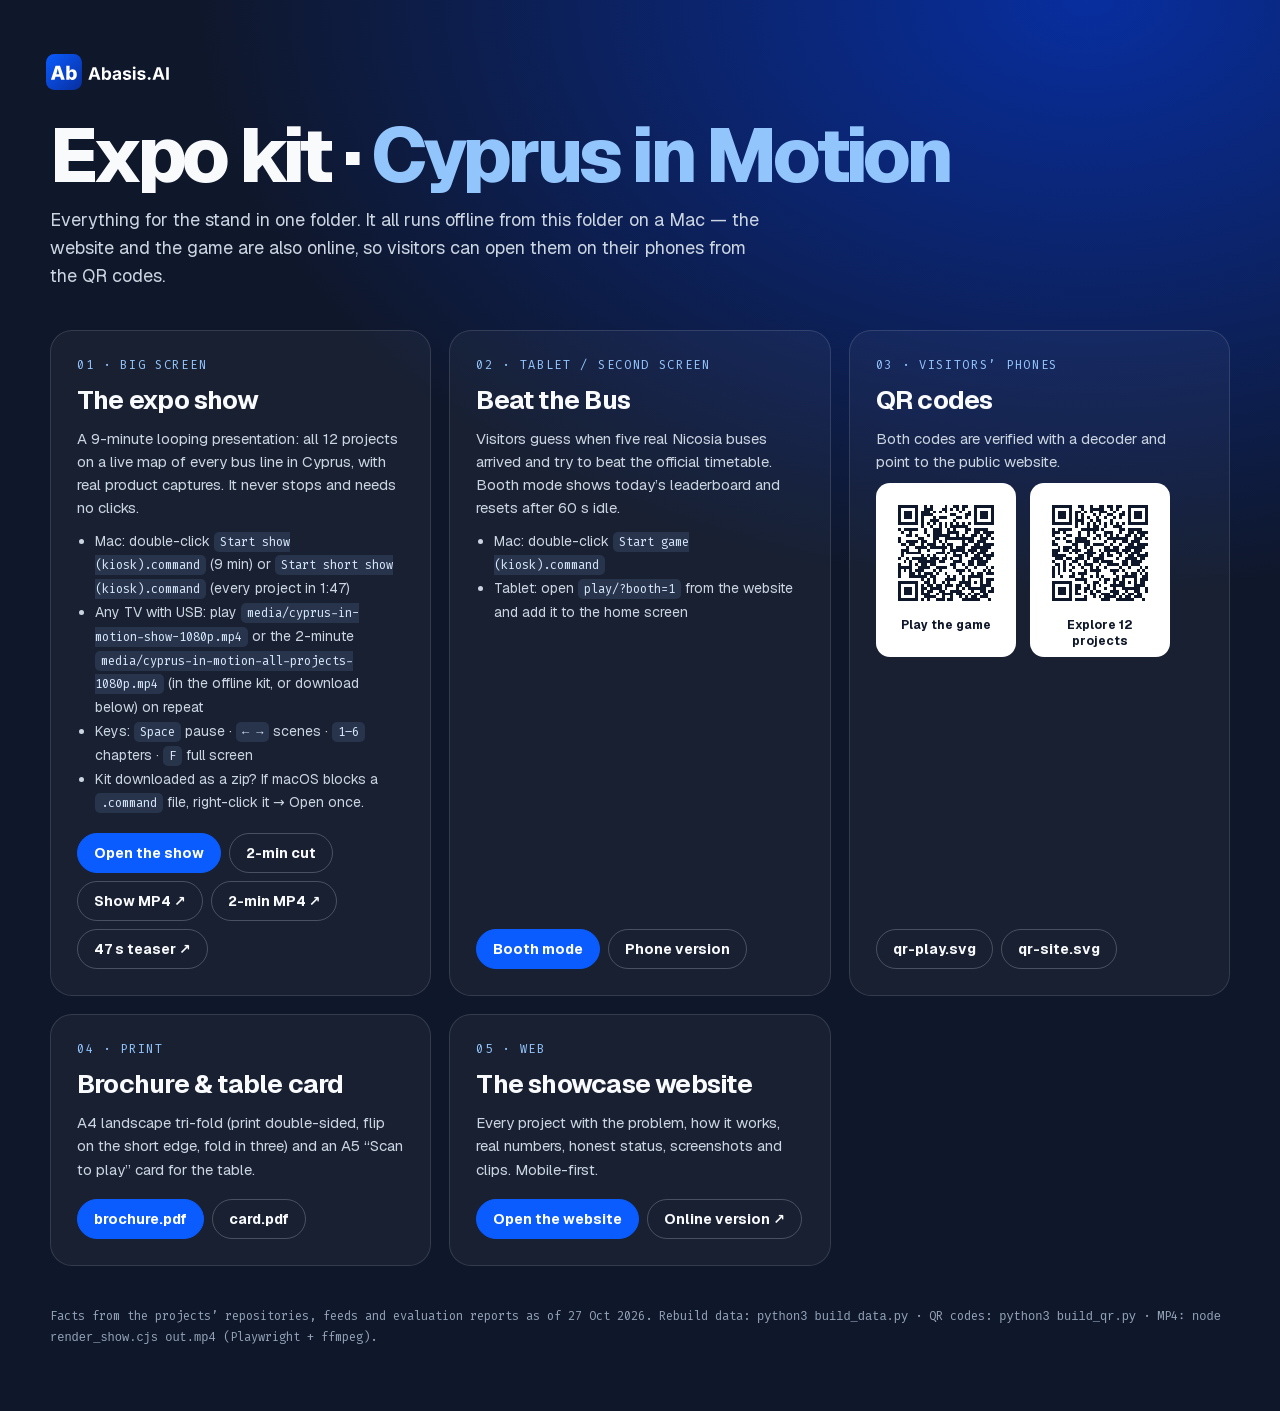
<file: kit.html>
<!doctype html>
<html lang="en">
<head>
<meta charset="utf-8">
<meta name="viewport" content="width=device-width, initial-scale=1">
<title>Expo Kit — Cyprus in Motion</title>
<meta name="robots" content="noindex">
<link rel="icon" href="assets/abasis-icon.svg">
<link rel="stylesheet" href="expo.css">
<style>
  html, body { height: auto; }
  body { padding: 48px 20px 64px; background: radial-gradient(100% 60% at 85% 0%, var(--blue-deep), var(--night) 70%); }
  .wrap { max-width: 1180px; margin: 0 auto; }
  .logo { height: 48px; margin-left: -10px; }
  h1 { font-size: clamp(44px, 6vw, 84px); font-weight: 800; letter-spacing: -.055em; line-height: .95; margin: 18px 0 14px; }
  h1 em { font-style: normal; color: var(--accent); }
  .lede { font-size: 18px; color: var(--text-2); max-width: 720px; line-height: 1.55; margin: 0 0 40px; }
  .grid { display: grid; grid-template-columns: repeat(auto-fit, minmax(300px, 1fr)); gap: 18px; }
  .tile { display: flex; flex-direction: column; gap: 10px; padding: 26px; border-radius: 22px; background: rgba(248,250,252,.04); border: 1px solid var(--line); }
  .tile .n { font-family: var(--mono); font-size: 12px; letter-spacing: .14em; color: var(--accent); }
  .tile h2 { margin: 0; font-size: 26px; letter-spacing: -.03em; }
  .tile p { margin: 0; color: var(--text-2); line-height: 1.55; font-size: 15px; }
  .tile ul { margin: 0; padding-left: 18px; color: var(--text-2); font-size: 14px; line-height: 1.7; }
  .tile code { font-family: var(--mono); font-size: 12px; color: var(--blue-pale); background: rgba(147,197,253,.12); padding: 2px 6px; border-radius: 5px; }
  .links { display: flex; flex-wrap: wrap; gap: 8px; margin-top: auto; padding-top: 8px; }
  .links a { display: inline-flex; align-items: center; min-height: 40px; padding: 0 16px; border-radius: 99px; font-weight: 700; font-size: 14px; text-decoration: none; border: 1.5px solid rgba(248,250,252,.22); color: var(--ink); }
  .links a.p { background: var(--blue); border-color: var(--blue); color: #fff; }
  .qrs { display: flex; gap: 14px; flex-wrap: wrap; }
  .qrs figure { margin: 0; width: 140px; background: #fff; border-radius: 14px; padding: 10px 10px 8px; color: var(--on-light); text-align: center; }
  .qrs img { width: 100%; display: block; }
  .qrs figcaption { font-size: 12px; font-weight: 700; margin-top: 4px; }
  footer { margin-top: 40px; font-family: var(--mono); font-size: 12px; color: var(--muted); line-height: 1.7; }
</style>
</head>
<body>
<div class="wrap">
  <img class="logo" src="assets/abasis-logo-white.svg" alt="Abasis.AI">
  <h1>Expo kit · <em>Cyprus in Motion</em></h1>
  <p class="lede">Everything for the stand in one folder. It all runs offline from this folder on a Mac — the website and the game are also online, so visitors can open them on their phones from the QR codes.</p>
  <div class="grid">
    <section class="tile">
      <span class="n">01 · BIG SCREEN</span>
      <h2>The expo show</h2>
      <p>A 9-minute looping presentation: all 12 projects on a live map of every bus line in Cyprus, with real product captures. It never stops and needs no clicks.</p>
      <ul>
        <li>Mac: double-click <code>Start show (kiosk).command</code> (9 min) or <code>Start short show (kiosk).command</code> (every project in 1:47)</li>
        <li>Any TV with USB: play <code>media/cyprus-in-motion-show-1080p.mp4</code> or the 2-minute <code>media/cyprus-in-motion-all-projects-1080p.mp4</code> (in the offline kit, or download below) on repeat</li>
        <li>Keys: <code>Space</code> pause · <code>← →</code> scenes · <code>1–6</code> chapters · <code>F</code> full screen</li>
        <li>Kit downloaded as a zip? If macOS blocks a <code>.command</code> file, right-click it → Open once.</li>
      </ul>
      <div class="links"><a class="p" href="show/">Open the show</a><a href="show/?cut=short">2-min cut</a><a href="https://github.com/abasis-ltd/cyprus-in-motion/releases/latest/download/cyprus-in-motion-show-1080p.mp4">Show MP4 ↗</a><a href="https://github.com/abasis-ltd/cyprus-in-motion/releases/latest/download/cyprus-in-motion-all-projects-1080p.mp4">2-min MP4 ↗</a><a href="https://github.com/abasis-ltd/cyprus-in-motion/releases/latest/download/cyprus-in-motion-teaser-1080p.mp4">47 s teaser ↗</a></div>
    </section>
    <section class="tile">
      <span class="n">02 · TABLET / SECOND SCREEN</span>
      <h2>Beat the Bus</h2>
      <p>Visitors guess when five real Nicosia buses arrived and try to beat the official timetable. Booth mode shows today’s leaderboard and resets after 60 s idle.</p>
      <ul>
        <li>Mac: double-click <code>Start game (kiosk).command</code></li>
        <li>Tablet: open <code>play/?booth=1</code> from the website and add it to the home screen</li>
      </ul>
      <div class="links"><a class="p" href="play/?booth=1">Booth mode</a><a href="play/">Phone version</a></div>
    </section>
    <section class="tile">
      <span class="n">03 · VISITORS’ PHONES</span>
      <h2>QR codes</h2>
      <p>Both codes are verified with a decoder and point to the public website.</p>
      <div class="qrs">
        <figure><img src="assets/qr-play.svg" alt="QR code: play Beat the Bus"><figcaption>Play the game</figcaption></figure>
        <figure><img src="assets/qr-site.svg" alt="QR code: explore the projects"><figcaption>Explore 12 projects</figcaption></figure>
      </div>
      <div class="links"><a href="assets/qr-play.svg" download>qr-play.svg</a><a href="assets/qr-site.svg" download>qr-site.svg</a></div>
    </section>
    <section class="tile">
      <span class="n">04 · PRINT</span>
      <h2>Brochure & table card</h2>
      <p>A4 landscape tri-fold (print double-sided, flip on the short edge, fold in three) and an A5 “Scan to play” card for the table.</p>
      <div class="links"><a class="p" href="brochure.pdf">brochure.pdf</a><a href="card.pdf">card.pdf</a></div>
    </section>
    <section class="tile">
      <span class="n">05 · WEB</span>
      <h2>The showcase website</h2>
      <p>Every project with the problem, how it works, real numbers, honest status, screenshots and clips. Mobile-first.</p>
      <div class="links"><a class="p" href="./">Open the website</a><a href="https://abasis-ltd.github.io/cyprus-in-motion/">Online version ↗</a></div>
    </section>
  </div>
  <footer>Facts from the projects’ repositories, feeds and evaluation reports as of 27 Oct 2026. Rebuild data: <code>python3 build_data.py</code> · QR codes: <code>python3 build_qr.py</code> · MP4: <code>node render_show.cjs out.mp4</code> (Playwright + ffmpeg).</footer>
</div>
</body>
</html>
</file>
<file: expo.css>
@import url("assets/fonts/fonts.css");

/* Abasis.AI brand: logo gradient #0A5CFF → #082E9F, site blues, slate neutrals, Geist + Fira Code */
:root {
  --blue: #0A5CFF;
  --blue-deep: #082E9F;
  --blue-site: #2563EB;
  --blue-bright: #3B82F6;
  --blue-mid: #60A5FA;
  --blue-soft: #93C5FD;
  --blue-pale: #DBEAFE;
  --night: #0F172A;
  --night-2: #1E293B;
  --ink: #F8FAFC;
  --text-2: #CBD5E1;
  --muted: #94A3B8;
  --on-light: #0F172A;
  --line: rgba(248, 250, 252, .12);
  --accent: var(--blue-soft);
  --display: "Geist", system-ui, -apple-system, "Helvetica Neue", Arial, sans-serif;
  --text: "Geist", system-ui, -apple-system, "Helvetica Neue", Arial, sans-serif;
  --mono: "Fira Code", "SF Mono", Menlo, Consolas, monospace;
}

* { box-sizing: border-box; }
html, body { margin: 0; height: 100%; }
body {
  background: var(--night);
  color: var(--ink);
  font-family: var(--text);
  -webkit-font-smoothing: antialiased;
}
a { color: inherit; }
.mono { font-family: var(--mono); letter-spacing: .02em; }
.kicker {
  font-family: var(--mono);
  font-size: 13px;
  letter-spacing: .18em;
  text-transform: uppercase;
  color: var(--accent);
}
</file>
<file: assets/fonts/fonts.css>
/* Geist and Fira Code (SIL Open Font License 1.1), self-hosted for offline kiosks */
/* Fira Code latin-ext */
@font-face {
  font-family: 'Fira Code';
  font-style: normal;
  font-weight: 400;
  font-display: swap;
  src: url(fira-code-latin-ext-b624a8.woff2) format('woff2');
  unicode-range: U+0100-02BA, U+02BD-02C5, U+02C7-02CC, U+02CE-02D7, U+02DD-02FF, U+0304, U+0308, U+0329, U+1D00-1DBF, U+1E00-1E9F, U+1EF2-1EFF, U+2020, U+20A0-20AB, U+20AD-20C4, U+2113, U+2C60-2C7F, U+A720-A7FF;
}
/* Fira Code latin */
@font-face {
  font-family: 'Fira Code';
  font-style: normal;
  font-weight: 400;
  font-display: swap;
  src: url(fira-code-latin-bdcbd0.woff2) format('woff2');
  unicode-range: U+0000-00FF, U+0131, U+0152-0153, U+02BB-02BC, U+02C6, U+02DA, U+02DC, U+0304, U+0308, U+0329, U+2000-206F, U+20AC, U+2122, U+2191, U+2193, U+2212, U+2215, U+FEFF, U+FFFD;
}
/* Fira Code latin-ext */
@font-face {
  font-family: 'Fira Code';
  font-style: normal;
  font-weight: 500;
  font-display: swap;
  src: url(fira-code-latin-ext-b624a8.woff2) format('woff2');
  unicode-range: U+0100-02BA, U+02BD-02C5, U+02C7-02CC, U+02CE-02D7, U+02DD-02FF, U+0304, U+0308, U+0329, U+1D00-1DBF, U+1E00-1E9F, U+1EF2-1EFF, U+2020, U+20A0-20AB, U+20AD-20C4, U+2113, U+2C60-2C7F, U+A720-A7FF;
}
/* Fira Code latin */
@font-face {
  font-family: 'Fira Code';
  font-style: normal;
  font-weight: 500;
  font-display: swap;
  src: url(fira-code-latin-bdcbd0.woff2) format('woff2');
  unicode-range: U+0000-00FF, U+0131, U+0152-0153, U+02BB-02BC, U+02C6, U+02DA, U+02DC, U+0304, U+0308, U+0329, U+2000-206F, U+20AC, U+2122, U+2191, U+2193, U+2212, U+2215, U+FEFF, U+FFFD;
}
/* Fira Code latin-ext */
@font-face {
  font-family: 'Fira Code';
  font-style: normal;
  font-weight: 600;
  font-display: swap;
  src: url(fira-code-latin-ext-b624a8.woff2) format('woff2');
  unicode-range: U+0100-02BA, U+02BD-02C5, U+02C7-02CC, U+02CE-02D7, U+02DD-02FF, U+0304, U+0308, U+0329, U+1D00-1DBF, U+1E00-1E9F, U+1EF2-1EFF, U+2020, U+20A0-20AB, U+20AD-20C4, U+2113, U+2C60-2C7F, U+A720-A7FF;
}
/* Fira Code latin */
@font-face {
  font-family: 'Fira Code';
  font-style: normal;
  font-weight: 600;
  font-display: swap;
  src: url(fira-code-latin-bdcbd0.woff2) format('woff2');
  unicode-range: U+0000-00FF, U+0131, U+0152-0153, U+02BB-02BC, U+02C6, U+02DA, U+02DC, U+0304, U+0308, U+0329, U+2000-206F, U+20AC, U+2122, U+2191, U+2193, U+2212, U+2215, U+FEFF, U+FFFD;
}
/* Geist latin-ext */
@font-face {
  font-family: 'Geist';
  font-style: normal;
  font-weight: 400;
  font-display: swap;
  src: url(geist-latin-ext-001175.woff2) format('woff2');
  unicode-range: U+0100-02BA, U+02BD-02C5, U+02C7-02CC, U+02CE-02D7, U+02DD-02FF, U+0304, U+0308, U+0329, U+1D00-1DBF, U+1E00-1E9F, U+1EF2-1EFF, U+2020, U+20A0-20AB, U+20AD-20C4, U+2113, U+2C60-2C7F, U+A720-A7FF;
}
/* Geist latin */
@font-face {
  font-family: 'Geist';
  font-style: normal;
  font-weight: 400;
  font-display: swap;
  src: url(geist-latin-98bbbc.woff2) format('woff2');
  unicode-range: U+0000-00FF, U+0131, U+0152-0153, U+02BB-02BC, U+02C6, U+02DA, U+02DC, U+0304, U+0308, U+0329, U+2000-206F, U+20AC, U+2122, U+2191, U+2193, U+2212, U+2215, U+FEFF, U+FFFD;
}
/* Geist latin-ext */
@font-face {
  font-family: 'Geist';
  font-style: normal;
  font-weight: 500;
  font-display: swap;
  src: url(geist-latin-ext-001175.woff2) format('woff2');
  unicode-range: U+0100-02BA, U+02BD-02C5, U+02C7-02CC, U+02CE-02D7, U+02DD-02FF, U+0304, U+0308, U+0329, U+1D00-1DBF, U+1E00-1E9F, U+1EF2-1EFF, U+2020, U+20A0-20AB, U+20AD-20C4, U+2113, U+2C60-2C7F, U+A720-A7FF;
}
/* Geist latin */
@font-face {
  font-family: 'Geist';
  font-style: normal;
  font-weight: 500;
  font-display: swap;
  src: url(geist-latin-98bbbc.woff2) format('woff2');
  unicode-range: U+0000-00FF, U+0131, U+0152-0153, U+02BB-02BC, U+02C6, U+02DA, U+02DC, U+0304, U+0308, U+0329, U+2000-206F, U+20AC, U+2122, U+2191, U+2193, U+2212, U+2215, U+FEFF, U+FFFD;
}
/* Geist latin-ext */
@font-face {
  font-family: 'Geist';
  font-style: normal;
  font-weight: 600;
  font-display: swap;
  src: url(geist-latin-ext-001175.woff2) format('woff2');
  unicode-range: U+0100-02BA, U+02BD-02C5, U+02C7-02CC, U+02CE-02D7, U+02DD-02FF, U+0304, U+0308, U+0329, U+1D00-1DBF, U+1E00-1E9F, U+1EF2-1EFF, U+2020, U+20A0-20AB, U+20AD-20C4, U+2113, U+2C60-2C7F, U+A720-A7FF;
}
/* Geist latin */
@font-face {
  font-family: 'Geist';
  font-style: normal;
  font-weight: 600;
  font-display: swap;
  src: url(geist-latin-98bbbc.woff2) format('woff2');
  unicode-range: U+0000-00FF, U+0131, U+0152-0153, U+02BB-02BC, U+02C6, U+02DA, U+02DC, U+0304, U+0308, U+0329, U+2000-206F, U+20AC, U+2122, U+2191, U+2193, U+2212, U+2215, U+FEFF, U+FFFD;
}
/* Geist latin-ext */
@font-face {
  font-family: 'Geist';
  font-style: normal;
  font-weight: 700;
  font-display: swap;
  src: url(geist-latin-ext-001175.woff2) format('woff2');
  unicode-range: U+0100-02BA, U+02BD-02C5, U+02C7-02CC, U+02CE-02D7, U+02DD-02FF, U+0304, U+0308, U+0329, U+1D00-1DBF, U+1E00-1E9F, U+1EF2-1EFF, U+2020, U+20A0-20AB, U+20AD-20C4, U+2113, U+2C60-2C7F, U+A720-A7FF;
}
/* Geist latin */
@font-face {
  font-family: 'Geist';
  font-style: normal;
  font-weight: 700;
  font-display: swap;
  src: url(geist-latin-98bbbc.woff2) format('woff2');
  unicode-range: U+0000-00FF, U+0131, U+0152-0153, U+02BB-02BC, U+02C6, U+02DA, U+02DC, U+0304, U+0308, U+0329, U+2000-206F, U+20AC, U+2122, U+2191, U+2193, U+2212, U+2215, U+FEFF, U+FFFD;
}
/* Geist latin-ext */
@font-face {
  font-family: 'Geist';
  font-style: normal;
  font-weight: 800;
  font-display: swap;
  src: url(geist-latin-ext-001175.woff2) format('woff2');
  unicode-range: U+0100-02BA, U+02BD-02C5, U+02C7-02CC, U+02CE-02D7, U+02DD-02FF, U+0304, U+0308, U+0329, U+1D00-1DBF, U+1E00-1E9F, U+1EF2-1EFF, U+2020, U+20A0-20AB, U+20AD-20C4, U+2113, U+2C60-2C7F, U+A720-A7FF;
}
/* Geist latin */
@font-face {
  font-family: 'Geist';
  font-style: normal;
  font-weight: 800;
  font-display: swap;
  src: url(geist-latin-98bbbc.woff2) format('woff2');
  unicode-range: U+0000-00FF, U+0131, U+0152-0153, U+02BB-02BC, U+02C6, U+02DA, U+02DC, U+0304, U+0308, U+0329, U+2000-206F, U+20AC, U+2122, U+2191, U+2193, U+2212, U+2215, U+FEFF, U+FFFD;
}
</file>
